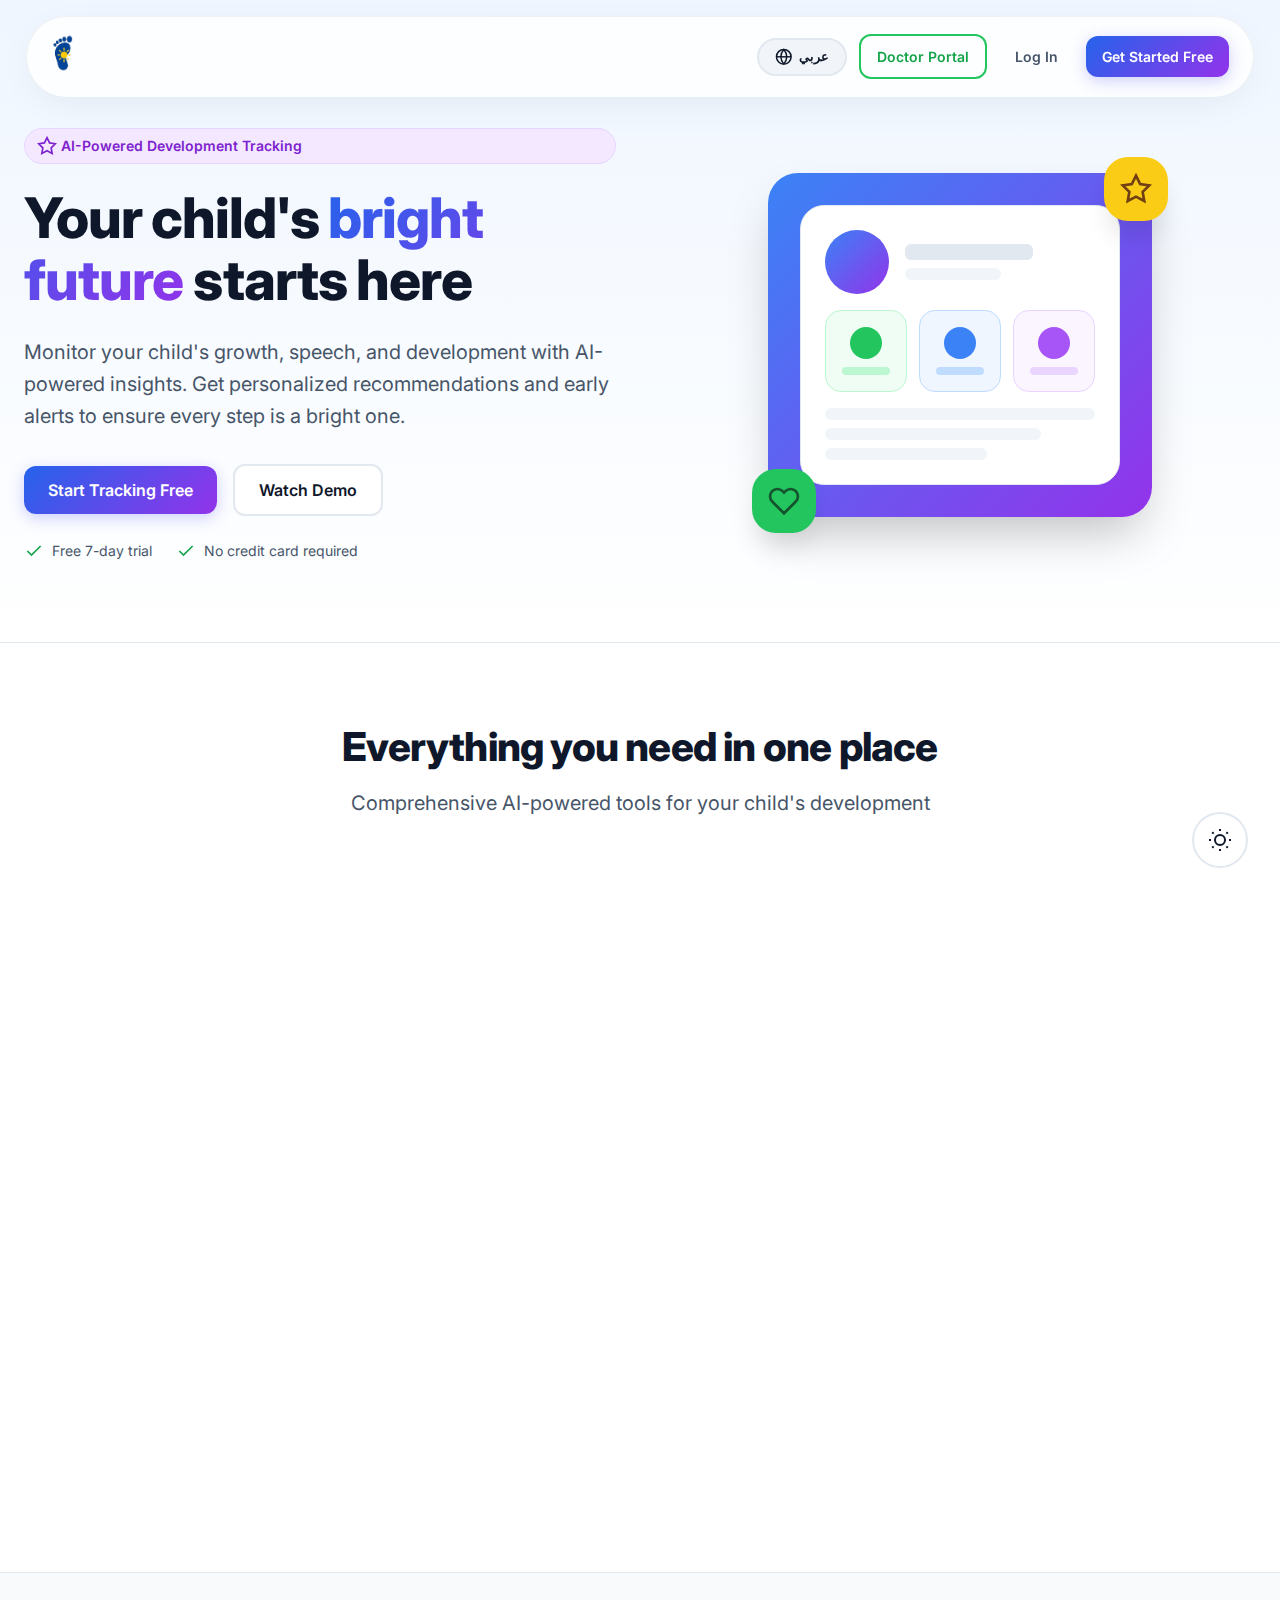
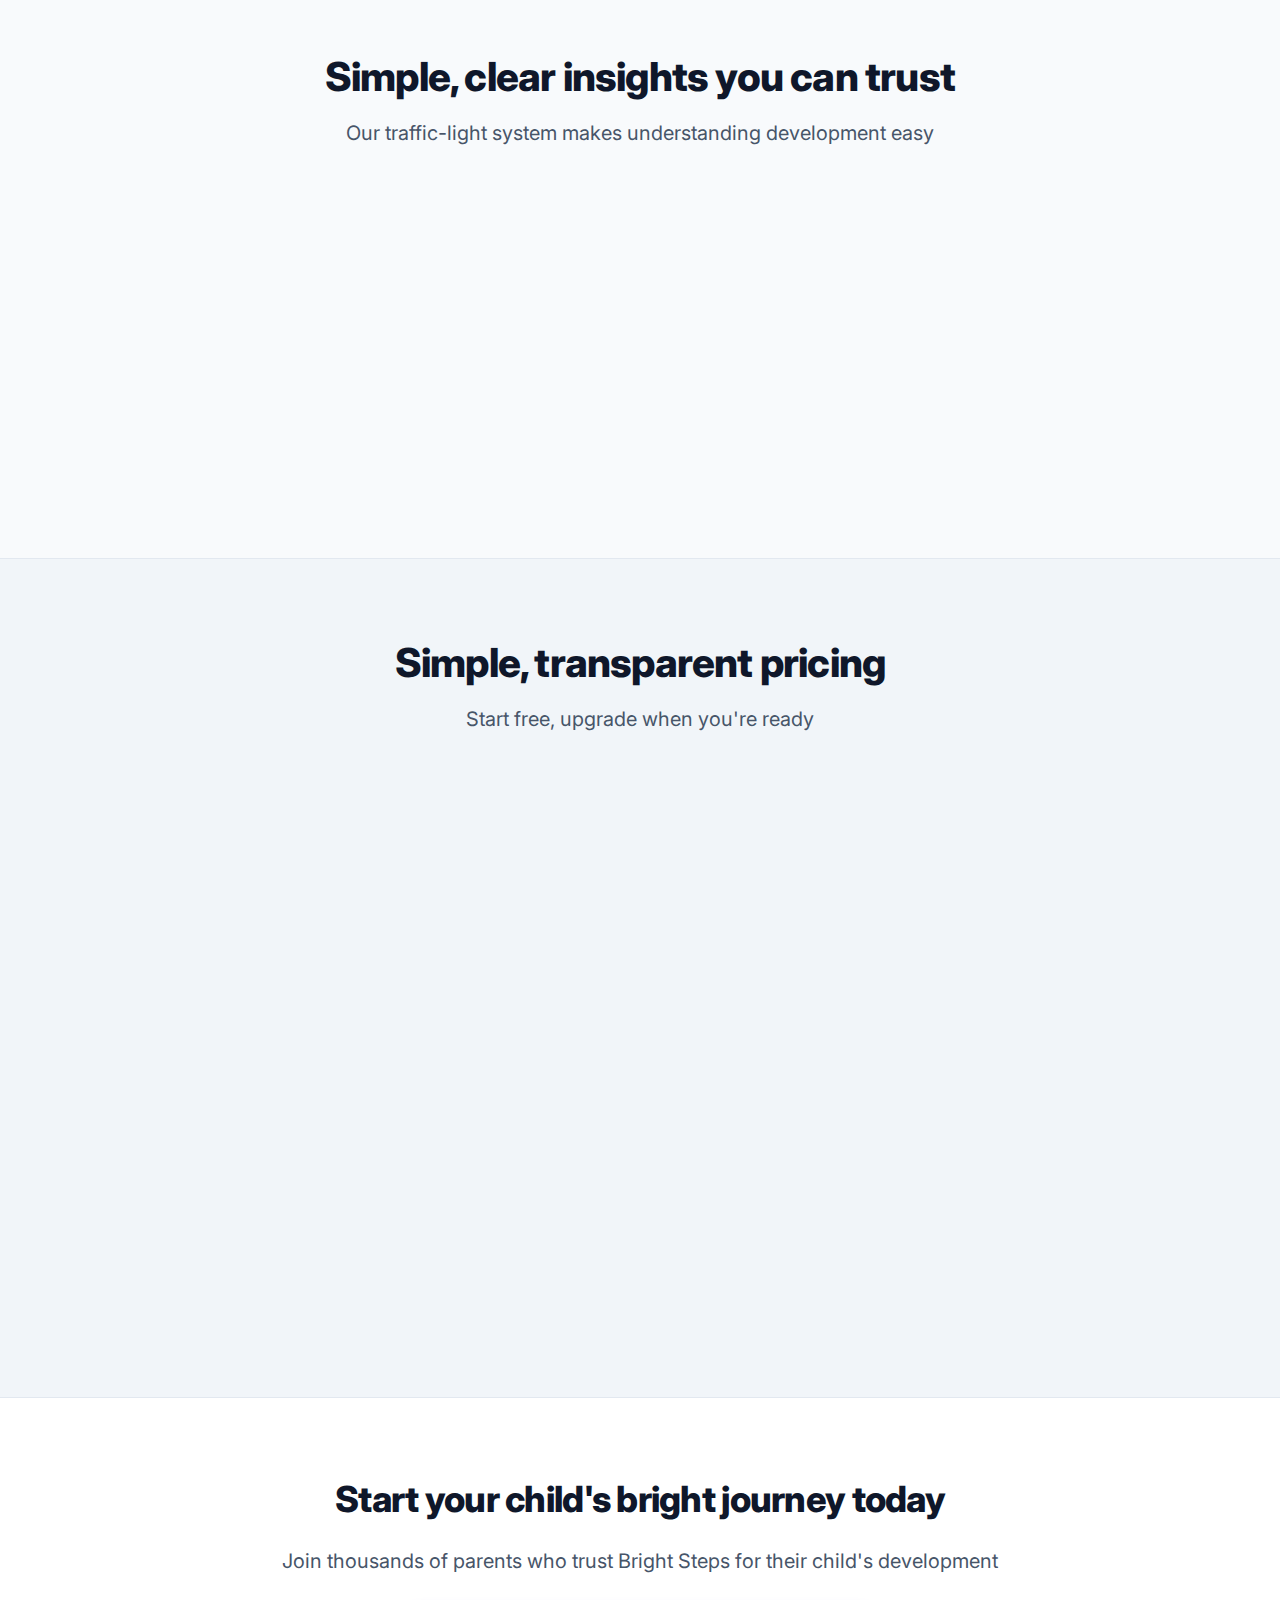
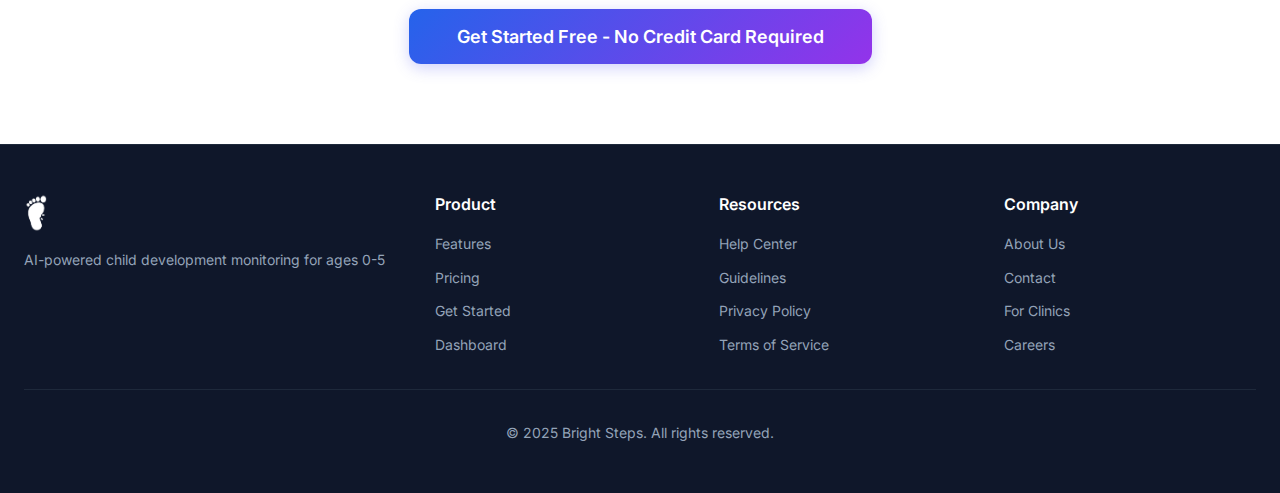
<file: index.html>
<!DOCTYPE html>
<html lang="en">

<head>
    <meta charset="UTF-8">
    <meta name="viewport" content="width=device-width, initial-scale=1.0">
    <title>Bright Steps - AI-Powered Child Development Monitoring</title>
    <meta name="description"
        content="Monitor your child's growth, speech, and development with AI-powered insights. Get personalized recommendations and early alerts.">
    <link rel="icon" type="image/png" href="assets/logo.png">
    <link rel="preconnect" href="https://fonts.googleapis.com">
    <link rel="preconnect" href="https://fonts.gstatic.com" crossorigin>
    <link rel="stylesheet" href="styles/globals.css">
    <link rel="stylesheet" href="styles/landing.css">
</head>

<body>
    <!-- Header -->
    <header class="header">
        <div class="header-container">
            <div class="header-logo">
                <a href="index.html">
                    <img src="assets/logo.png" alt="Bright Steps Logo">
                </a>
            </div>
            <div class="header-actions">
                <button class="language-toggle" onclick="toggleLanguage()" aria-label="Toggle language">
                    <svg viewBox="0 0 24 24" fill="none" stroke="currentColor" stroke-width="2">
                        <circle cx="12" cy="12" r="10" />
                        <line x1="2" y1="12" x2="22" y2="12" />
                        <path
                            d="M12 2a15.3 15.3 0 0 1 4 10 15.3 15.3 0 0 1-4 10 15.3 15.3 0 0 1-4-10 15.3 15.3 0 0 1 4-10z" />
                    </svg>
                    عربي
                </button>
                <button class="btn btn-outline-secondary" onclick="navigateTo('doctor-login')">Doctor Portal</button>
                <button class="btn btn-ghost" onclick="navigateTo('login')">Log In</button>
                <button class="btn btn-gradient" onclick="navigateTo('signup')">Get Started Free</button>
            </div>
            <!-- Hamburger Button (Mobile) -->
            <button class="hamburger-btn" id="hamburger-btn" onclick="toggleMobileMenu()" aria-label="Open menu">
                <span></span><span></span><span></span>
            </button>
        </div>
    </header>

    <!-- Mobile Menu Drawer -->
    <div class="mobile-menu-overlay" id="mobile-menu-overlay" onclick="toggleMobileMenu()"></div>
    <nav class="mobile-menu" id="mobile-menu">
        <div class="mobile-menu-header">
            <img src="assets/logo.png" alt="Bright Steps">
            <button class="mobile-menu-close" onclick="toggleMobileMenu()" aria-label="Close menu">✕</button>
        </div>
        <div class="mobile-menu-body">
            <button class="mobile-nav-item" onclick="toggleLanguage(); toggleMobileMenu();">
                <svg viewBox="0 0 24 24">
                    <circle cx="12" cy="12" r="10" />
                    <line x1="2" y1="12" x2="22" y2="12" />
                    <path
                        d="M12 2a15.3 15.3 0 0 1 4 10 15.3 15.3 0 0 1-4 10 15.3 15.3 0 0 1-4-10 15.3 15.3 0 0 1 4-10z" />
                </svg>
                عربي / English
            </button>
            <div class="mobile-nav-divider"></div>
            <button class="mobile-nav-item" onclick="navigateTo('doctor-login')">
                <svg viewBox="0 0 24 24">
                    <path d="M20 21v-2a4 4 0 0 0-4-4H8a4 4 0 0 0-4 4v2" />
                    <circle cx="12" cy="7" r="4" />
                </svg>
                Doctor Portal
            </button>
            <button class="mobile-nav-item" onclick="navigateTo('login')">
                <svg viewBox="0 0 24 24">
                    <path d="M15 3h4a2 2 0 0 1 2 2v14a2 2 0 0 1-2 2h-4m-5-4l5-5-5-5m5 5H3" />
                </svg>
                Log In
            </button>
            <button class="mobile-nav-item btn-gradient" onclick="navigateTo('signup')">
                <svg viewBox="0 0 24 24" stroke="white">
                    <path d="M22 11.08V12a10 10 0 1 1-5.93-9.14" />
                    <polyline points="22 4 12 14.01 9 11.01" />
                </svg>
                Get Started Free
            </button>
        </div>
    </nav>

    <!-- Hero Section -->
    <section class="hero-section">
        <div class="hero-container">
            <div class="hero-content">
                <div class="hero-text">
                    <span class="badge badge-purple">
                        <svg class="icon-sm" viewBox="0 0 24 24" fill="none" stroke="currentColor" stroke-width="2">
                            <path
                                d="M12 2l3.09 6.26L22 9.27l-5 4.87 1.18 6.88L12 17.77l-6.18 3.25L7 14.14 2 9.27l6.91-1.01L12 2z" />
                        </svg>
                        AI-Powered Development Tracking
                    </span>
                    <h1 class="hero-title">Your child's <span>bright future</span> starts here</h1>
                    <p class="hero-description">
                        Monitor your child's growth, speech, and development with AI-powered insights. Get personalized
                        recommendations and early alerts to ensure every step is a bright one.
                    </p>
                    <div class="hero-buttons">
                        <button class="btn btn-gradient btn-lg" onclick="navigateTo('signup')">Start Tracking
                            Free</button>
                        <button class="btn btn-outline btn-lg" onclick="navigateTo('demo')">Watch Demo</button>
                    </div>
                    <div class="hero-features">
                        <div class="feature-check">
                            <svg class="icon-sm" viewBox="0 0 24 24" fill="none" stroke="currentColor" stroke-width="2">
                                <path d="M20 6L9 17l-5-5" />
                            </svg>
                            <span>Free 7-day trial</span>
                        </div>
                        <div class="feature-check">
                            <svg class="icon-sm" viewBox="0 0 24 24" fill="none" stroke="currentColor" stroke-width="2">
                                <path d="M20 6L9 17l-5-5" />
                            </svg>
                            <span>No credit card required</span>
                        </div>
                    </div>
                </div>
                <div class="hero-visual">
                    <div class="hero-card-wrapper">
                        <div class="hero-card">
                            <div class="card-profile">
                                <div class="profile-avatar"></div>
                                <div class="profile-info">
                                    <div class="profile-bar bar-long"></div>
                                    <div class="profile-bar bar-short"></div>
                                </div>
                            </div>
                            <div class="card-stats">
                                <div class="stat-item stat-green">
                                    <div class="stat-circle"></div>
                                    <div class="stat-bar"></div>
                                </div>
                                <div class="stat-item stat-blue">
                                    <div class="stat-circle"></div>
                                    <div class="stat-bar"></div>
                                </div>
                                <div class="stat-item stat-purple">
                                    <div class="stat-circle"></div>
                                    <div class="stat-bar"></div>
                                </div>
                            </div>
                            <div class="card-lines">
                                <div class="line line-full"></div>
                                <div class="line line-long"></div>
                                <div class="line line-medium"></div>
                            </div>
                        </div>
                        <div class="floating-badge badge-yellow">
                            <svg viewBox="0 0 24 24" fill="none" stroke="currentColor" stroke-width="2">
                                <path
                                    d="M12 2l3.09 6.26L22 9.27l-5 4.87 1.18 6.88L12 17.77l-6.18 3.25L7 14.14 2 9.27l6.91-1.01L12 2z" />
                            </svg>
                        </div>
                        <div class="floating-badge badge-green">
                            <svg viewBox="0 0 24 24" fill="none" stroke="currentColor" stroke-width="2">
                                <path
                                    d="M20.84 4.61a5.5 5.5 0 0 0-7.78 0L12 5.67l-1.06-1.06a5.5 5.5 0 0 0-7.78 7.78l1.06 1.06L12 21.23l7.78-7.78 1.06-1.06a5.5 5.5 0 0 0 0-7.78z" />
                            </svg>
                        </div>
                    </div>
                </div>
            </div>
        </div>
    </section>

    <!-- Features Section -->
    <section class="features-section">
        <div class="container">
            <div class="section-header">
                <h2 class="section-title">Everything you need in one place</h2>
                <p class="section-subtitle">Comprehensive AI-powered tools for your child's development</p>
            </div>
            <div class="features-grid">
                <div class="feature-card card-blue">
                    <div class="feature-icon icon-blue">
                        <svg viewBox="0 0 24 24" fill="none" stroke="currentColor" stroke-width="2">
                            <path d="M22 12h-4l-3 9L9 3l-3 9H2" />
                        </svg>
                    </div>
                    <h3 class="feature-title">Growth Tracking</h3>
                    <p class="feature-description">Monitor height, weight, and head circumference against WHO standards
                        with AI-powered analytics and early alerts.</p>
                    <span class="feature-badge badge-blue">Always Free</span>
                </div>

                <div class="feature-card card-purple">
                    <div class="feature-icon icon-purple">
                        <svg viewBox="0 0 24 24" fill="none" stroke="currentColor" stroke-width="2">
                            <path
                                d="M12 2a10 10 0 0 1 10 10v1a3.5 3.5 0 0 1-6.39 1.97M2 12C2 6.48 6.48 2 12 2m0 18a10 10 0 0 1-10-10v-1a3.5 3.5 0 0 1 6.39-1.97M22 12c0 5.52-4.48 10-10 10" />
                        </svg>
                    </div>
                    <h3 class="feature-title">Speech Analysis</h3>
                    <p class="feature-description">Upload voice recordings and get AI-driven evaluation of vocabulary,
                        pronunciation, and grammar development.</p>
                    <span class="feature-badge badge-purple">Premium</span>
                </div>

                <div class="feature-card card-green">
                    <div class="feature-icon icon-green">
                        <svg viewBox="0 0 24 24" fill="none" stroke="currentColor" stroke-width="2">
                            <circle cx="12" cy="12" r="10" />
                            <circle cx="12" cy="12" r="6" />
                            <circle cx="12" cy="12" r="2" />
                        </svg>
                    </div>
                    <h3 class="feature-title">Motor Skills</h3>
                    <p class="feature-description">AI analyzes activity videos to detect motor delays and provides
                        personalized exercises for improvement.</p>
                    <span class="feature-badge badge-green">Premium</span>
                </div>

                <div class="feature-card card-orange">
                    <div class="feature-icon icon-orange">
                        <svg viewBox="0 0 24 24" fill="none" stroke="currentColor" stroke-width="2">
                            <path
                                d="M12 2l3.09 6.26L22 9.27l-5 4.87 1.18 6.88L12 17.77l-6.18 3.25L7 14.14 2 9.27l6.91-1.01L12 2z" />
                        </svg>
                    </div>
                    <h3 class="feature-title">Smart Recommendations</h3>
                    <p class="feature-description">Get personalized daily and weekly activities, exercises, and
                        milestone checklists tailored to your child's age.</p>
                    <span class="feature-badge badge-orange">Premium</span>
                </div>

                <div class="feature-card card-pink">
                    <div class="feature-icon icon-pink">
                        <svg viewBox="0 0 24 24" fill="none" stroke="currentColor" stroke-width="2">
                            <rect x="3" y="4" width="18" height="18" rx="2" ry="2" />
                            <line x1="16" y1="2" x2="16" y2="6" />
                            <line x1="8" y1="2" x2="8" y2="6" />
                            <line x1="3" y1="10" x2="21" y2="10" />
                        </svg>
                    </div>
                    <h3 class="feature-title">Clinic Booking</h3>
                    <p class="feature-description">Book appointments with pediatricians and therapists directly. Share
                        progress reports with healthcare providers.</p>
                    <span class="feature-badge badge-pink">Premium</span>
                </div>

                <div class="feature-card card-cyan">
                    <div class="feature-icon icon-cyan">
                        <svg viewBox="0 0 24 24" fill="none" stroke="currentColor" stroke-width="2">
                            <path d="M12 22s8-4 8-10V5l-8-3-8 3v7c0 6 8 10 8 10z" />
                        </svg>
                    </div>
                    <h3 class="feature-title">Secure & Private</h3>
                    <p class="feature-description">Your child's data is encrypted and securely stored. You have complete
                        control over data sharing.</p>
                    <span class="feature-badge badge-cyan">All Plans</span>
                </div>
            </div>
        </div>
    </section>

    <!-- Traffic Light System -->
    <section class="traffic-section">
        <div class="container">
            <div class="section-header">
                <h2 class="section-title">Simple, clear insights you can trust</h2>
                <p class="section-subtitle">Our traffic-light system makes understanding development easy</p>
            </div>
            <div class="traffic-grid">
                <div class="traffic-card card-green-border">
                    <div class="traffic-icon icon-green-bg">
                        <svg viewBox="0 0 24 24" fill="none" stroke="currentColor" stroke-width="2.5">
                            <path d="M20 6L9 17l-5-5" />
                        </svg>
                    </div>
                    <h3 class="traffic-title">Green - On Track</h3>
                    <p class="traffic-description">Your child is meeting age-appropriate milestones. Keep up the great
                        work!</p>
                </div>

                <div class="traffic-card card-yellow-border">
                    <div class="traffic-icon icon-yellow-bg">
                        <svg viewBox="0 0 24 24" fill="none" stroke="currentColor" stroke-width="2">
                            <circle cx="12" cy="12" r="10" />
                            <circle cx="12" cy="12" r="6" />
                            <circle cx="12" cy="12" r="2" />
                        </svg>
                    </div>
                    <h3 class="traffic-title">Yellow - Needs Attention</h3>
                    <p class="traffic-description">Some areas need monitoring. We'll provide exercises and activities to
                        help.</p>
                </div>

                <div class="traffic-card card-red-border">
                    <div class="traffic-icon icon-red-bg">
                        <svg viewBox="0 0 24 24" fill="none" stroke="currentColor" stroke-width="2">
                            <path
                                d="M20.84 4.61a5.5 5.5 0 0 0-7.78 0L12 5.67l-1.06-1.06a5.5 5.5 0 0 0-7.78 7.78l1.06 1.06L12 21.23l7.78-7.78 1.06-1.06a5.5 5.5 0 0 0 0-7.78z" />
                        </svg>
                    </div>
                    <h3 class="traffic-title">Red - Seek Help</h3>
                    <p class="traffic-description">We recommend consulting a healthcare professional. We'll help you
                        book an appointment.</p>
                </div>
            </div>
        </div>
    </section>

    <!-- Pricing Section -->
    <section class="pricing-section">
        <div class="container">
            <div class="section-header">
                <h2 class="section-title">Simple, transparent pricing</h2>
                <p class="section-subtitle">Start free, upgrade when you're ready</p>
            </div>
            <div class="pricing-grid">
                <div class="pricing-card card-free">
                    <h3 class="pricing-plan-title">Free Forever</h3>
                    <p class="pricing-plan-subtitle">Essential tracking for every parent</p>
                    <div class="pricing-amount">$0</div>
                    <button class="btn btn-outline btn-lg btn-full" onclick="navigateTo('signup')">Get Started
                        Free</button>
                    <div class="pricing-features">
                        <div class="pricing-feature">
                            <svg class="icon-sm" viewBox="0 0 24 24" fill="none" stroke="currentColor" stroke-width="2">
                                <path d="M20 6L9 17l-5-5" />
                            </svg>
                            <span>Growth tracking & WHO comparisons</span>
                        </div>
                        <div class="pricing-feature">
                            <svg class="icon-sm" viewBox="0 0 24 24" fill="none" stroke="currentColor" stroke-width="2">
                                <path d="M20 6L9 17l-5-5" />
                            </svg>
                            <span>Basic milestone checklists</span>
                        </div>
                        <div class="pricing-feature">
                            <svg class="icon-sm" viewBox="0 0 24 24" fill="none" stroke="currentColor" stroke-width="2">
                                <path d="M20 6L9 17l-5-5" />
                            </svg>
                            <span>Traffic-light alerts</span>
                        </div>
                        <div class="pricing-feature">
                            <svg class="icon-sm" viewBox="0 0 24 24" fill="none" stroke="currentColor" stroke-width="2">
                                <path d="M20 6L9 17l-5-5" />
                            </svg>
                            <span>Gamification & badges</span>
                        </div>
                    </div>
                </div>

                <div class="pricing-card card-premium">
                    <div class="popular-badge">Most Popular</div>
                    <h3 class="pricing-plan-title text-white">Premium</h3>
                    <p class="pricing-plan-subtitle text-light">Complete AI-powered monitoring</p>
                    <div class="pricing-amount text-white">
                        $9.99<span class="pricing-period">/month</span>
                    </div>
                    <button class="btn btn-white btn-lg btn-full" onclick="navigateTo('signup')">Start 7-Day Free
                        Trial</button>
                    <div class="pricing-features">
                        <div class="pricing-feature text-white">
                            <svg class="icon-sm" viewBox="0 0 24 24" fill="none" stroke="currentColor" stroke-width="2">
                                <path d="M20 6L9 17l-5-5" />
                            </svg>
                            <span>Everything in Free, plus:</span>
                        </div>
                        <div class="pricing-feature text-white">
                            <svg class="icon-sm" viewBox="0 0 24 24" fill="none" stroke="currentColor" stroke-width="2">
                                <path d="M20 6L9 17l-5-5" />
                            </svg>
                            <span>AI speech & language analysis</span>
                        </div>
                        <div class="pricing-feature text-white">
                            <svg class="icon-sm" viewBox="0 0 24 24" fill="none" stroke="currentColor" stroke-width="2">
                                <path d="M20 6L9 17l-5-5" />
                            </svg>
                            <span>Motor skills video assessment</span>
                        </div>
                        <div class="pricing-feature text-white">
                            <svg class="icon-sm" viewBox="0 0 24 24" fill="none" stroke="currentColor" stroke-width="2">
                                <path d="M20 6L9 17l-5-5" />
                            </svg>
                            <span>Personalized recommendations</span>
                        </div>
                        <div class="pricing-feature text-white">
                            <svg class="icon-sm" viewBox="0 0 24 24" fill="none" stroke="currentColor" stroke-width="2">
                                <path d="M20 6L9 17l-5-5" />
                            </svg>
                            <span>Doctor-ready PDF reports</span>
                        </div>
                        <div class="pricing-feature text-white">
                            <svg class="icon-sm" viewBox="0 0 24 24" fill="none" stroke="currentColor" stroke-width="2">
                                <path d="M20 6L9 17l-5-5" />
                            </svg>
                            <span>Clinic booking integration</span>
                        </div>
                    </div>
                </div>
            </div>
        </div>
    </section>

    <!-- CTA Section -->
    <section class="cta-section">
        <div class="cta-container">
            <h2 class="cta-title">Start your child's bright journey today</h2>
            <p class="cta-subtitle">Join thousands of parents who trust Bright Steps for their child's development</p>
            <button class="btn btn-gradient btn-lg btn-xl" onclick="navigateTo('signup')">Get Started Free - No Credit
                Card Required</button>
        </div>
    </section>

    <!-- Footer -->
    <footer class="footer">
        <div class="footer-container">
            <div class="footer-grid">
                <div class="footer-column">
                    <div class="footer-logo">
                        <img src="assets/logo.png" alt="Bright Steps Logo">
                    </div>
                    <p class="footer-text">AI-powered child development monitoring for ages 0-5</p>
                </div>
                <div class="footer-column">
                    <h4 class="footer-heading">Product</h4>
                    <ul class="footer-links">
                        <li><a href="features.html">Features</a></li>
                        <li><a href="pricing.html">Pricing</a></li>
                        <li><a href="signup.html">Get Started</a></li>
                        <li><a href="dashboard.html">Dashboard</a></li>
                    </ul>
                </div>
                <div class="footer-column">
                    <h4 class="footer-heading">Resources</h4>
                    <ul class="footer-links">
                        <li><a href="help.html">Help Center</a></li>
                        <li><a href="help.html">Guidelines</a></li>
                        <li><a href="privacy.html">Privacy Policy</a></li>
                        <li><a href="terms.html">Terms of Service</a></li>
                    </ul>
                </div>
                <div class="footer-column">
                    <h4 class="footer-heading">Company</h4>
                    <ul class="footer-links">
                        <li><a href="about.html">About Us</a></li>
                        <li><a href="contact.html">Contact</a></li>
                        <li><a href="contact.html">For Clinics</a></li>
                        <li><a href="about.html">Careers</a></li>
                    </ul>
                </div>
            </div>
            <div class="footer-bottom">
                © 2025 Bright Steps. All rights reserved.
            </div>
        </div>
    </footer>



    <!-- Floating Theme Toggle -->
    <button class="theme-toggle" onclick="toggleTheme()" aria-label="Toggle dark mode">
        <svg class="sun-icon" viewBox="0 0 24 24" fill="none" stroke="currentColor" stroke-width="2">
            <circle cx="12" cy="12" r="5" />
            <path
                d="M12 1v2M12 21v2M4.22 4.22l1.42 1.42M18.36 18.36l1.42 1.42M1 12h2M21 12h2M4.22 19.78l1.42-1.42M18.36 5.64l1.42-1.42" />
        </svg>
        <svg class="moon-icon" viewBox="0 0 24 24" fill="none" stroke="currentColor" stroke-width="2">
            <path d="M21 12.79A9 9 0 1 1 11.21 3 7 7 0 0 0 21 12.79z" />
        </svg>
    </button>

    <script src="scripts/language-toggle.js"></script>
    <script src="scripts/theme-toggle.js"></script>
    <script src="scripts/navigation.js"></script>
    <script src="scripts/mobile-menu.js"></script>
    <script src="scripts/landing.js"></script>
</body>

</html>
</file>
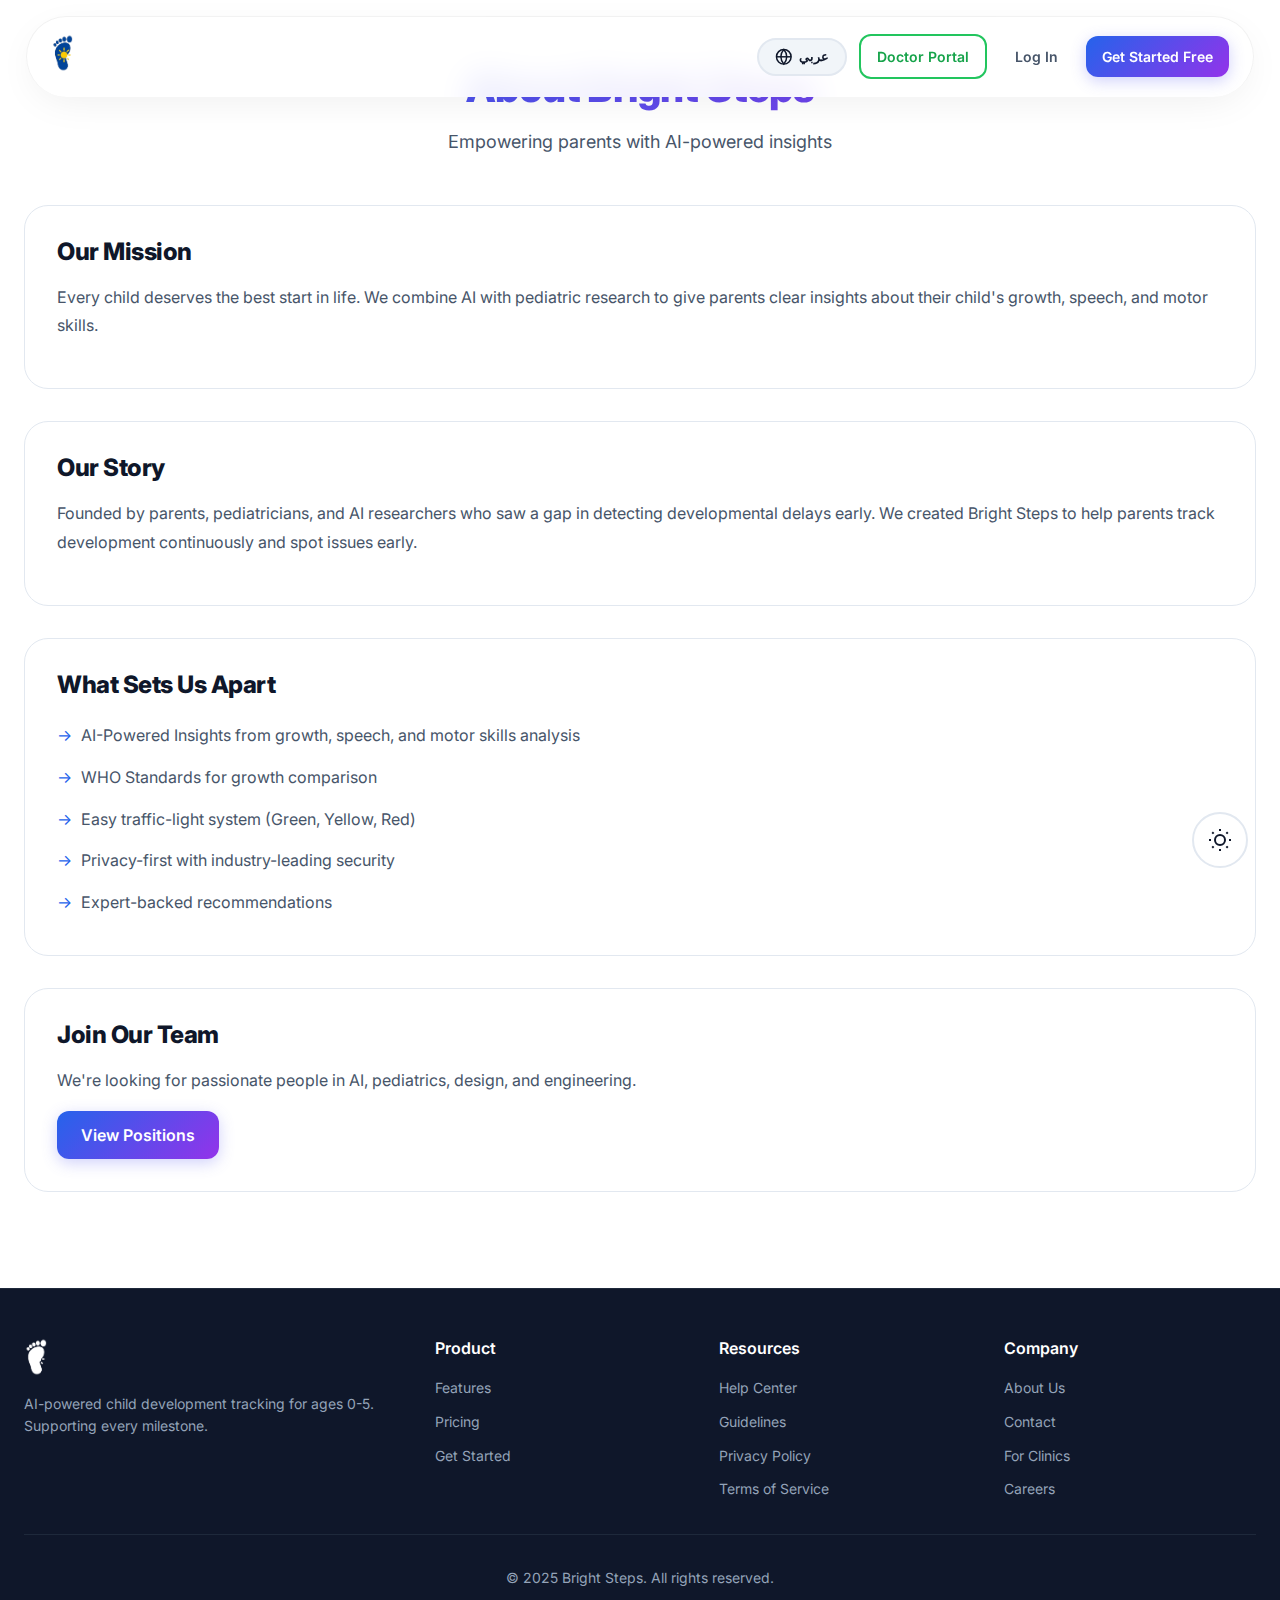
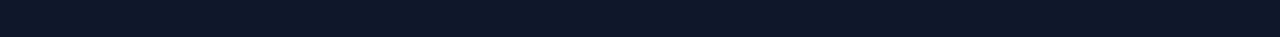
<file: about.html>
<!DOCTYPE html>
<html lang="en">

<head>
    <meta charset="UTF-8">
    <meta name="viewport" content="width=device-width, initial-scale=1.0">
    <title>About Us - Bright Steps</title>
    <meta name="description" content="Learn about Bright Steps child development platform.">
    <link rel="icon" type="image/png" href="assets/logo.png">
    <link rel="stylesheet" href="styles/globals.css">
    <link rel="stylesheet" href="styles/landing.css">
</head>

<body>
    <header class="header">
        <div class="header-container">
            <div class="header-logo">
                <a href="index.html">
                    <img src="assets/logo.png" alt="Bright Steps Logo">
                </a>
            </div>
            <div class="header-actions">
                <button class="language-toggle" onclick="toggleLanguage()" aria-label="Toggle language">
                    <svg viewBox="0 0 24 24" fill="none" stroke="currentColor" stroke-width="2">
                        <circle cx="12" cy="12" r="10" />
                        <line x1="2" y1="12" x2="22" y2="12" />
                        <path
                            d="M12 2a15.3 15.3 0 0 1 4 10 15.3 15.3 0 0 1-4 10 15.3 15.3 0 0 1-4-10 15.3 15.3 0 0 1 4-10z" />
                    </svg>
                    عربي
                </button>
                <button class="btn btn-outline-secondary" onclick="navigateTo('doctor-login')">Doctor Portal</button>
                <button class="btn btn-ghost" onclick="navigateTo('login')">Log In</button>
                <button class="btn btn-gradient" onclick="navigateTo('signup')">Get Started Free</button>
            </div>
            <button class="hamburger-btn" id="hamburger-btn" onclick="toggleMobileMenu()" aria-label="Open menu">
                <span></span><span></span><span></span>
            </button>
        </div>
    </header>

    <div class="mobile-menu-overlay" id="mobile-menu-overlay" onclick="toggleMobileMenu()"></div>
    <nav class="mobile-menu" id="mobile-menu">
        <div class="mobile-menu-header">
            <img src="assets/logo.png" alt="Bright Steps">
            <button class="mobile-menu-close" onclick="toggleMobileMenu()">✕</button>
        </div>
        <div class="mobile-menu-body">
            <button class="mobile-nav-item" onclick="toggleLanguage(); toggleMobileMenu();">
                <svg viewBox="0 0 24 24">
                    <circle cx="12" cy="12" r="10" />
                    <line x1="2" y1="12" x2="22" y2="12" />
                    <path
                        d="M12 2a15.3 15.3 0 0 1 4 10 15.3 15.3 0 0 1-4 10 15.3 15.3 0 0 1-4-10 15.3 15.3 0 0 1 4-10z" />
                </svg>
                عربي / English
            </button>
            <div class="mobile-nav-divider"></div>
            <button class="mobile-nav-item" onclick="navigateTo('doctor-login')">
                <svg viewBox="0 0 24 24">
                    <path d="M20 21v-2a4 4 0 0 0-4-4H8a4 4 0 0 0-4 4v2" />
                    <circle cx="12" cy="7" r="4" />
                </svg>
                Doctor Portal
            </button>
            <button class="mobile-nav-item" onclick="navigateTo('login')">
                <svg viewBox="0 0 24 24">
                    <path d="M15 3h4a2 2 0 0 1 2 2v14a2 2 0 0 1-2 2h-4m-5-4l5-5-5-5m5 5H3" />
                </svg>
                Log In
            </button>
            <button class="mobile-nav-item btn-gradient" onclick="navigateTo('signup')">
                <svg viewBox="0 0 24 24" stroke="white">
                    <path d="M22 11.08V12a10 10 0 1 1-5.93-9.14" />
                    <polyline points="22 4 12 14.01 9 11.01" />
                </svg>
                Get Started Free
            </button>
        </div>
    </nav>

    <main class="page-content">
        <div class="container">
            <div class="page-header">
                <h1 class="page-title">About Bright Steps</h1>
                <p class="page-subtitle">Empowering parents with AI-powered insights</p>
            </div>

            <div class="content-section">
                <h2>Our Mission</h2>
                <p>Every child deserves the best start in life. We combine AI with pediatric research to give parents
                    clear insights about their child's growth, speech, and motor skills.</p>
            </div>

            <div class="content-section">
                <h2>Our Story</h2>
                <p>Founded by parents, pediatricians, and AI researchers who saw a gap in detecting developmental delays
                    early. We created Bright Steps to help parents track development continuously and spot issues early.
                </p>
            </div>

            <div class="content-section">
                <h2>What Sets Us Apart</h2>
                <ul>
                    <li>AI-Powered Insights from growth, speech, and motor skills analysis</li>
                    <li>WHO Standards for growth comparison</li>
                    <li>Easy traffic-light system (Green, Yellow, Red)</li>
                    <li>Privacy-first with industry-leading security</li>
                    <li>Expert-backed recommendations</li>
                </ul>
            </div>

            <div class="content-section">
                <h2>Join Our Team</h2>
                <p>We're looking for passionate people in AI, pediatrics, design, and engineering.</p>
                <button class="btn btn-gradient btn-lg" onclick="navigateTo('contact')">View Positions</button>
            </div>
        </div>
    </main>

    <footer class="footer">
        <div class="footer-container">
            <div class="footer-grid">
                <div class="footer-column">
                    <div class="footer-logo">
                        <img src="assets/logo.png" alt="Bright Steps">
                    </div>
                    <p class="footer-text">AI-powered child development tracking for ages 0-5. Supporting every
                        milestone.</p>
                </div>
                <div class="footer-column">
                    <h4 class="footer-heading">Product</h4>
                    <ul class="footer-links">
                        <li><a href="features.html">Features</a></li>
                        <li><a href="pricing.html">Pricing</a></li>
                        <li><a href="signup.html">Get Started</a></li>
                    </ul>
                </div>
                <div class="footer-column">
                    <h4 class="footer-heading">Resources</h4>
                    <ul class="footer-links">
                        <li><a href="help.html">Help Center</a></li>
                        <li><a href="help.html">Guidelines</a></li>
                        <li><a href="privacy.html">Privacy Policy</a></li>
                        <li><a href="terms.html">Terms of Service</a></li>
                    </ul>
                </div>
                <div class="footer-column">
                    <h4 class="footer-heading">Company</h4>
                    <ul class="footer-links">
                        <li><a href="about.html">About Us</a></li>
                        <li><a href="contact.html">Contact</a></li>
                        <li><a href="doctor-login.html">For Clinics</a></li>
                        <li><a href="about.html">Careers</a></li>
                    </ul>
                </div>
            </div>
            <div class="footer-bottom">
                © 2025 Bright Steps. All rights reserved.
            </div>
        </div>
    </footer>



    <!-- Floating Theme Toggle -->
    <button class="theme-toggle" onclick="toggleTheme()" aria-label="Toggle dark mode">
        <svg class="sun-icon" viewBox="0 0 24 24" fill="none" stroke="currentColor" stroke-width="2">
            <circle cx="12" cy="12" r="5" />
            <path
                d="M12 1v2M12 21v2M4.22 4.22l1.42 1.42M18.36 18.36l1.42 1.42M1 12h2M21 12h2M4.22 19.78l1.42-1.42M18.36 5.64l1.42-1.42" />
        </svg>
        <svg class="moon-icon" viewBox="0 0 24 24" fill="none" stroke="currentColor" stroke-width="2">
            <path d="M21 12.79A9 9 0 1 1 11.21 3 7 7 0 0 0 21 12.79z" />
        </svg>
    </button>

    <script src="scripts/language-toggle.js"></script>
    <script src="scripts/theme-toggle.js"></script>
    <script src="scripts/navigation.js"></script>
    <script src="scripts/mobile-menu.js"></script>
</body>

</html>
</file>
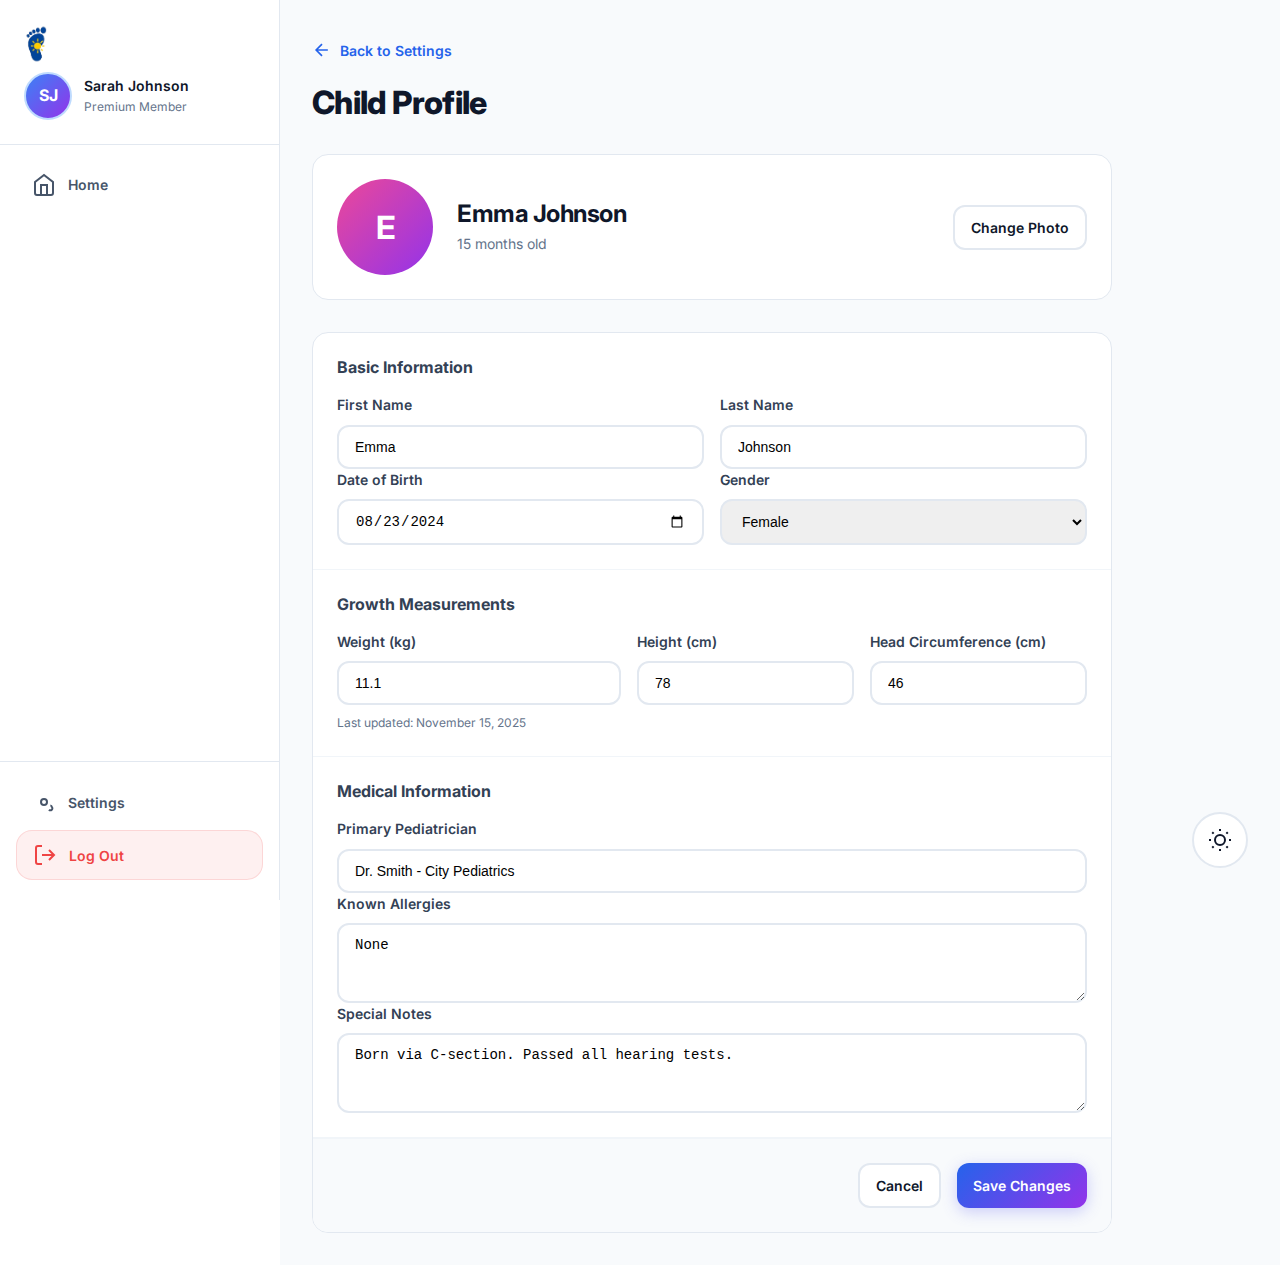
<file: child-profile.html>
<!DOCTYPE html>
<html lang="en">

<head>
    <meta charset="UTF-8">
    <meta name="viewport" content="width=device-width, initial-scale=1.0">
    <title>Child Profile - Bright Steps</title>
    <link rel="icon" type="image/png" href="assets/logo.png">
    <link rel="stylesheet" href="styles/globals.css">
    <link rel="stylesheet" href="styles/dashboard.css">
    <link rel="stylesheet" href="styles/settings.css">
    <link rel="stylesheet" href="styles/profile.css">
</head>

<body>
    <div class="dashboard-layout">
        <!-- Sidebar -->
        <aside class="dashboard-sidebar">
            <div class="sidebar-header">
                <a href="index.html" class="sidebar-logo">
                    <img src="assets/logo.png" alt="Bright Steps" style="height: 2.5rem; width: auto;">
                </a>
                <div class="user-profile" onclick="navigateTo('profile')" style="cursor: pointer;">
                    <div class="user-avatar">SJ</div>
                    <div class="user-info">
                        <div class="user-name">Sarah Johnson</div>
                        <div class="user-badge-text">Premium Member</div>
                    </div>
                </div>
            </div>

            <nav class="sidebar-nav">
                <button class="nav-item" onclick="navigateTo('dashboard')">
                    <svg class="nav-icon" viewBox="0 0 24 24" fill="none" stroke="currentColor" stroke-width="2">
                        <path d="M3 9l9-7 9 7v11a2 2 0 0 1-2 2H5a2 2 0 0 1-2-2z" />
                        <polyline points="9 22 9 12 15 12 15 22" />
                    </svg>
                    <span>Home</span>
                </button>
            </nav>

            <div class="sidebar-footer">
                <button class="nav-item" onclick="navigateTo('settings')">
                    <svg class="nav-icon" viewBox="0 0 24 24" fill="none" stroke="currentColor" stroke-width="2">
                        <circle cx="12" cy="12" r="3" />
                        <path d="M19.4 15a1.65 1.65 0 0 0 .33 1.82l.06.06a2 2 0 0 1 0 2.83 2 2 0 0 1-2.83 0" />
                    </svg>
                    <span>Settings</span>
                </button>
                <button class="nav-item nav-item-logout" onclick="navigateTo('index')">
                    <svg class="nav-icon" viewBox="0 0 24 24" fill="none" stroke="currentColor" stroke-width="2">
                        <path d="M9 21H5a2 2 0 0 1-2-2V5a2 2 0 0 1 2-2h4" />
                        <polyline points="16 17 21 12 16 7" />
                        <line x1="21" y1="12" x2="9" y2="12" />
                    </svg>
                    <span>Log Out</span>
                </button>
            </div>
        </aside>

        <!-- Main Content -->
        <main class="dashboard-main">
            <div class="dashboard-content">
                <div class="profile-header">
                    <button class="back-btn" onclick="navigateTo('settings')">
                        <svg viewBox="0 0 24 24" fill="none" stroke="currentColor" stroke-width="2">
                            <path d="M19 12H5M12 19l-7-7 7-7" />
                        </svg>
                        Back to Settings
                    </button>
                    <h1 class="dashboard-title">Child Profile</h1>
                </div>

                <div class="profile-content">
                    <!-- Child Picture Section -->
                    <div class="profile-picture-section child-section">
                        <div class="profile-picture-large child-avatar-large">E</div>
                        <div class="child-header-info">
                            <h2>Emma Johnson</h2>
                            <p>15 months old</p>
                        </div>
                        <button class="btn btn-outline">Change Photo</button>
                    </div>

                    <!-- Child Form -->
                    <form class="profile-form" id="child-profile-form">
                        <div class="form-section">
                            <h3 class="form-section-title">Basic Information</h3>
                            <div class="form-grid">
                                <div class="form-group">
                                    <label class="form-label" for="child-first-name">First Name</label>
                                    <input type="text" id="child-first-name" class="form-input" value="Emma">
                                </div>
                                <div class="form-group">
                                    <label class="form-label" for="child-last-name">Last Name</label>
                                    <input type="text" id="child-last-name" class="form-input" value="Johnson">
                                </div>
                            </div>
                            <div class="form-grid">
                                <div class="form-group">
                                    <label class="form-label" for="birth-date">Date of Birth</label>
                                    <input type="date" id="birth-date" class="form-input" value="2024-08-23">
                                </div>
                                <div class="form-group">
                                    <label class="form-label" for="gender">Gender</label>
                                    <select id="gender" class="form-input">
                                        <option value="female" selected>Female</option>
                                        <option value="male">Male</option>
                                        <option value="other">Other</option>
                                    </select>
                                </div>
                            </div>
                        </div>

                        <div class="form-section">
                            <h3 class="form-section-title">Growth Measurements</h3>
                            <div class="form-grid form-grid-3">
                                <div class="form-group">
                                    <label class="form-label" for="weight">Weight (kg)</label>
                                    <input type="number" step="0.1" id="weight" class="form-input" value="11.1">
                                </div>
                                <div class="form-group">
                                    <label class="form-label" for="height">Height (cm)</label>
                                    <input type="number" step="0.1" id="height" class="form-input" value="78">
                                </div>
                                <div class="form-group">
                                    <label class="form-label" for="head">Head Circumference (cm)</label>
                                    <input type="number" step="0.1" id="head" class="form-input" value="46">
                                </div>
                            </div>
                            <p class="form-hint">Last updated: November 15, 2025</p>
                        </div>

                        <div class="form-section">
                            <h3 class="form-section-title">Medical Information</h3>
                            <div class="form-group">
                                <label class="form-label" for="pediatrician">Primary Pediatrician</label>
                                <input type="text" id="pediatrician" class="form-input"
                                    value="Dr. Smith - City Pediatrics">
                            </div>
                            <div class="form-group">
                                <label class="form-label" for="allergies">Known Allergies</label>
                                <textarea id="allergies" class="form-input form-textarea"
                                    placeholder="List any known allergies...">None</textarea>
                            </div>
                            <div class="form-group">
                                <label class="form-label" for="notes">Special Notes</label>
                                <textarea id="notes" class="form-input form-textarea"
                                    placeholder="Any additional notes...">Born via C-section. Passed all hearing tests.</textarea>
                            </div>
                        </div>

                        <div class="form-actions">
                            <button type="button" class="btn btn-outline"
                                onclick="navigateTo('settings')">Cancel</button>
                            <button type="submit" class="btn btn-gradient">Save Changes</button>
                        </div>
                    </form>
                </div>
            </div>
        </main>
    </div>

    <!-- Floating Theme Toggle -->
    <button class="theme-toggle" onclick="toggleTheme()" aria-label="Toggle dark mode">
        <svg class="sun-icon" viewBox="0 0 24 24" fill="none" stroke="currentColor" stroke-width="2">
            <circle cx="12" cy="12" r="5" />
            <path
                d="M12 1v2M12 21v2M4.22 4.22l1.42 1.42M18.36 18.36l1.42 1.42M1 12h2M21 12h2M4.22 19.78l1.42-1.42M18.36 5.64l1.42-1.42" />
        </svg>
        <svg class="moon-icon" viewBox="0 0 24 24" fill="none" stroke="currentColor" stroke-width="2">
            <path d="M21 12.79A9 9 0 1 1 11.21 3 7 7 0 0 0 21 12.79z" />
        </svg>
    </button>

    <script src="scripts/theme-toggle.js"></script>
    <script src="scripts/navigation.js"></script>
    <script>
        document.getElementById('child-profile-form').addEventListener('submit', function (e) {
            e.preventDefault();
            alert('Child profile updated successfully!');
        });
    </script>
</body>

</html>
</file>
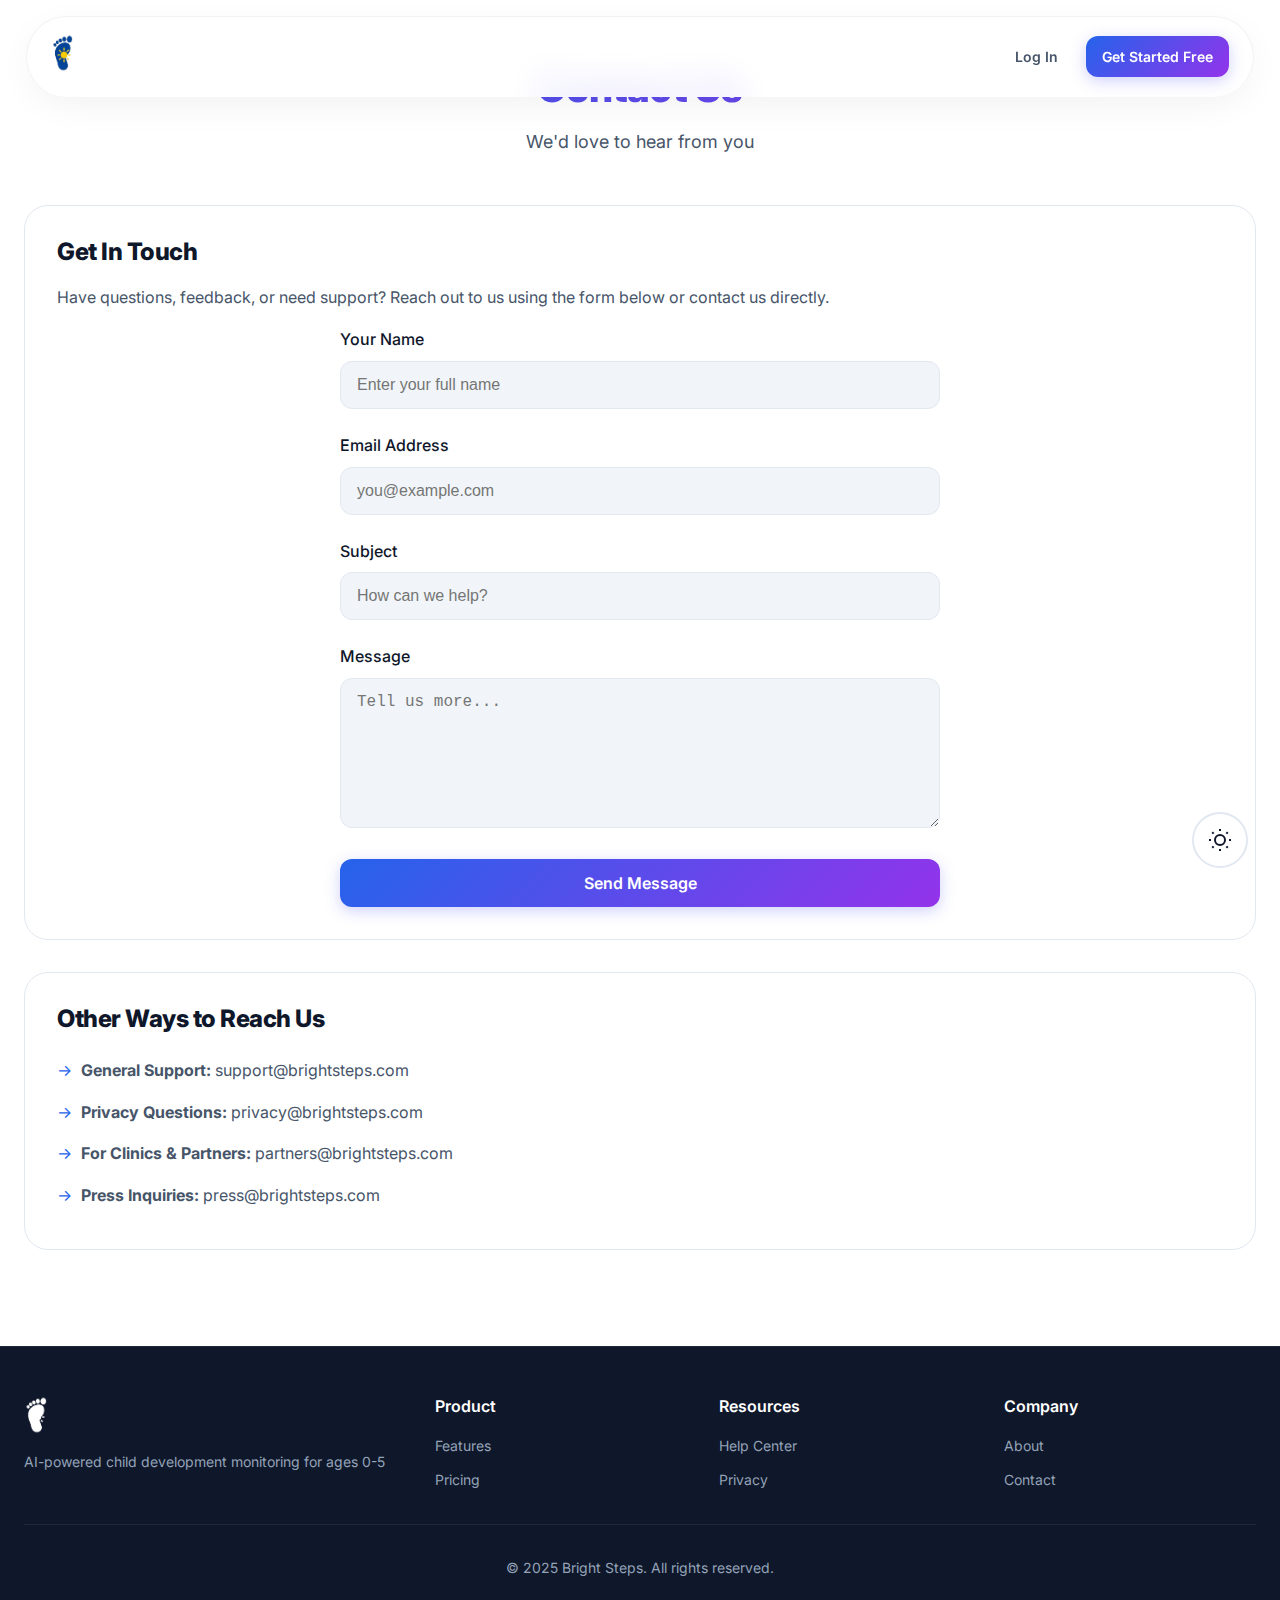
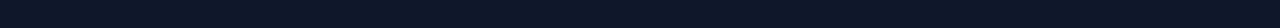
<file: contact.html>
<!DOCTYPE html>
<html lang="en">

<head>
    <meta charset="UTF-8">
    <meta name="viewport" content="width=device-width, initial-scale=1.0">
    <title>Contact Us - Bright Steps</title>
    <meta name="description" content="Get in touch with the Bright Steps team.">
    <link rel="icon" type="image/png" href="assets/logo.png">
    <link rel="stylesheet" href="styles/globals.css">
    <link rel="stylesheet" href="styles/landing.css">
</head>

<body>
    <header class="header">
        <div class="header-container">
            <div class="header-logo">
                <a href="index.html">
                    <img src="assets/logo.png" alt="Bright Steps Logo">
                </a>
            </div>
            <div class="header-actions">
                <button class="btn btn-ghost" onclick="navigateTo('login')">Log In</button>
                <button class="btn btn-gradient" onclick="navigateTo('signup')">Get Started Free</button>
            </div>
        </div>
    </header>

    <main class="page-content">
        <div class="container">
            <div class="page-header">
                <h1 class="page-title">Contact Us</h1>
                <p class="page-subtitle">We'd love to hear from you</p>
            </div>

            <div class="content-section">
                <h2>Get In Touch</h2>
                <p>Have questions, feedback, or need support? Reach out to us using the form below or contact us
                    directly.</p>

                <form class="contact-form"
                    onsubmit="event.preventDefault(); alert('Thank you! We will get back to you soon.');">
                    <div class="form-group">
                        <label for="name">Your Name</label>
                        <input type="text" id="name" name="name" required placeholder="Enter your full name">
                    </div>
                    <div class="form-group">
                        <label for="email">Email Address</label>
                        <input type="email" id="email" name="email" required placeholder="you@example.com">
                    </div>
                    <div class="form-group">
                        <label for="subject">Subject</label>
                        <input type="text" id="subject" name="subject" required placeholder="How can we help?">
                    </div>
                    <div class="form-group">
                        <label for="message">Message</label>
                        <textarea id="message" name="message" required placeholder="Tell us more..."></textarea>
                    </div>
                    <button type="submit" class="btn btn-gradient btn-lg btn-full">Send Message</button>
                </form>
            </div>

            <div class="content-section">
                <h2>Other Ways to Reach Us</h2>
                <ul>
                    <li><strong>General Support:</strong> support@brightsteps.com</li>
                    <li><strong>Privacy Questions:</strong> privacy@brightsteps.com</li>
                    <li><strong>For Clinics & Partners:</strong> partners@brightsteps.com</li>
                    <li><strong>Press Inquiries:</strong> press@brightsteps.com</li>
                </ul>
            </div>
        </div>
    </main>

    <footer class="footer">
        <div class="footer-container">
            <div class="footer-grid">
                <div class="footer-column">
                    <div class="footer-logo">
                        <img src="assets/logo.png" alt="Bright Steps">
                    </div>
                    <p class="footer-text">AI-powered child development monitoring for ages 0-5</p>
                </div>
                <div class="footer-column">
                    <h4 class="footer-heading">Product</h4>
                    <ul class="footer-links">
                        <li><a href="features.html">Features</a></li>
                        <li><a href="pricing.html">Pricing</a></li>
                    </ul>
                </div>
                <div class="footer-column">
                    <h4 class="footer-heading">Resources</h4>
                    <ul class="footer-links">
                        <li><a href="help.html">Help Center</a></li>
                        <li><a href="privacy.html">Privacy</a></li>
                    </ul>
                </div>
                <div class="footer-column">
                    <h4 class="footer-heading">Company</h4>
                    <ul class="footer-links">
                        <li><a href="about.html">About</a></li>
                        <li><a href="contact.html">Contact</a></li>
                    </ul>
                </div>
            </div>
            <div class="footer-bottom">© 2025 Bright Steps. All rights reserved.</div>
        </div>
    </footer>    <!-- Floating Theme Toggle -->
    <button class="theme-toggle" onclick="toggleTheme()" aria-label="Toggle dark mode">
        <svg class="sun-icon" viewBox="0 0 24 24" fill="none" stroke="currentColor" stroke-width="2">
            <circle cx="12" cy="12" r="5"/>
            <path d="M12 1v2M12 21v2M4.22 4.22l1.42 1.42M18.36 18.36l1.42 1.42M1 12h2M21 12h2M4.22 19.78l1.42-1.42M18.36 5.64l1.42-1.42"/>
        </svg>
        <svg class="moon-icon" viewBox="0 0 24 24" fill="none" stroke="currentColor" stroke-width="2">
            <path d="M21 12.79A9 9 0 1 1 11.21 3 7 7 0 0 0 21 12.79z"/>
        </svg>
    </button>

    <script src="scripts/theme-toggle.js"></script>

    <script src="scripts/navigation.js"></script>
</body>

</html>
</file>
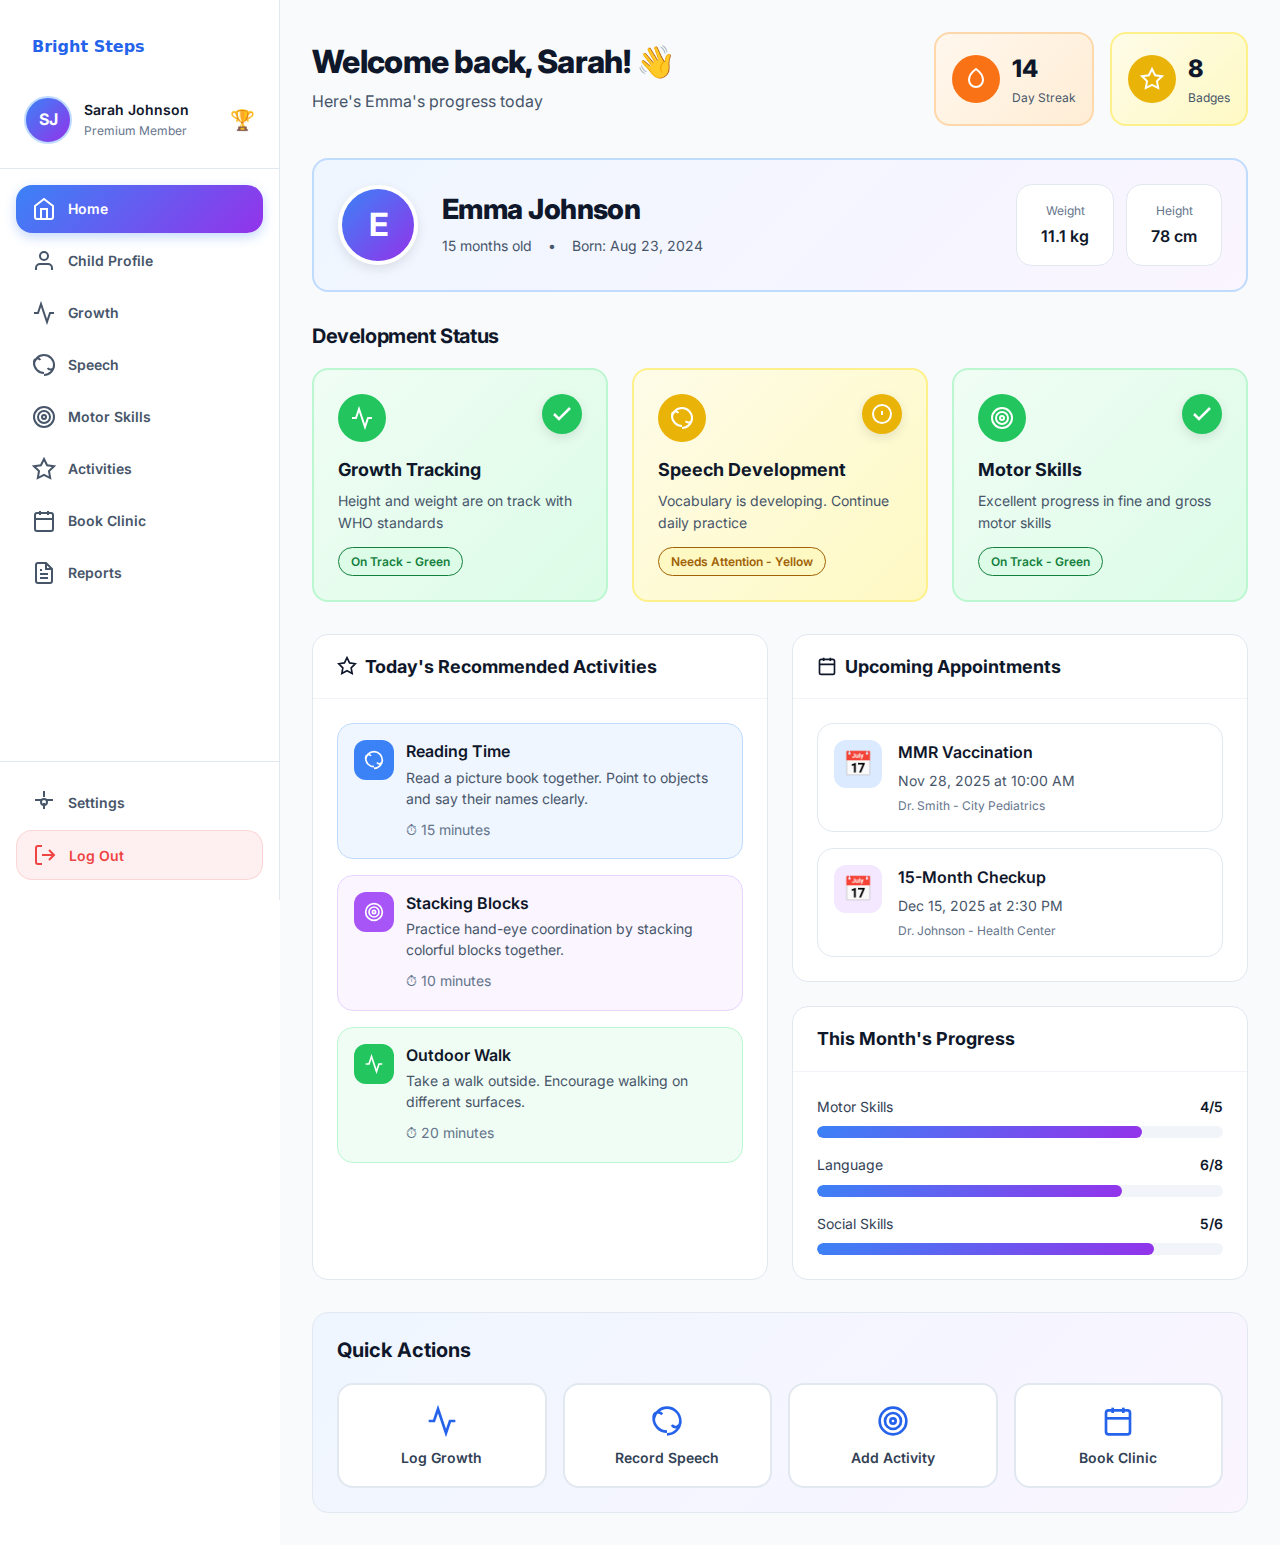
<file: dashboard.html>
<!DOCTYPE html>
<html lang="en">

<head>
    <meta charset="UTF-8">
    <meta name="viewport" content="width=device-width, initial-scale=1.0">
    <title>Dashboard - Bright Steps</title>
    <link rel="stylesheet" href="styles/globals.css">
    <link rel="stylesheet" href="styles/dashboard.css">
</head>

<body>
    <div class="dashboard-layout">
        <!-- Sidebar -->
        <aside class="dashboard-sidebar">
            <div class="sidebar-header">
                <svg class="sidebar-logo" viewBox="0 0 200 50" xmlns="http://www.w3.org/2000/svg">
                    <text x="10" y="35" font-family="system-ui, -apple-system, sans-serif" font-size="20"
                        font-weight="700" fill="#2563eb">Bright Steps</text>
                </svg>
                <div class="user-profile">
                    <div class="user-avatar">SJ</div>
                    <div class="user-info">
                        <div class="user-name">Sarah Johnson</div>
                        <div class="user-badge-text">Premium Member</div>
                    </div>
                    <div class="user-badge-icon">🏆</div>
                </div>
            </div>

            <nav class="sidebar-nav" id="sidebar-nav">
                <!-- Nav items will be populated by JavaScript -->
            </nav>

            <div class="sidebar-footer">
                <button class="nav-item" data-view="settings">
                    <svg class="nav-icon" viewBox="0 0 24 24" fill="none" stroke="currentColor" stroke-width="2">
                        <circle cx="12" cy="12" r="3" />
                        <path d="M12 1v6m0 6v6m-9-9h6m6 0h6" />
                    </svg>
                    <span>Settings</span>
                </button>
                <button class="nav-item nav-item-logout" onclick="handleLogout()">
                    <svg class="nav-icon" viewBox="0 0 24 24" fill="none" stroke="currentColor" stroke-width="2">
                        <path d="M9 21H5a2 2 0 0 1-2-2V5a2 2 0 0 1 2-2h4m7 14l5-5-5-5m5 5H9" />
                    </svg>
                    <span>Log Out</span>
                </button>
            </div>
        </aside>

        <!-- Main Content -->
        <main class="dashboard-main">
            <div id="dashboard-content">
                <!-- Content will be loaded here by JavaScript -->
            </div>
        </main>
    </div>

    <!-- Dashboard View Templates (Hidden) -->
    <template id="home-view-template">
        <div class="dashboard-content">
            <div class="dashboard-header-section">
                <div>
                    <h1 class="dashboard-title">Welcome back, Sarah! 👋</h1>
                    <p class="dashboard-subtitle">Here's Emma's progress today</p>
                </div>
                <div class="streak-cards">
                    <div class="streak-card streak-orange">
                        <div class="streak-icon">
                            <svg viewBox="0 0 24 24" fill="none" stroke="currentColor" stroke-width="2">
                                <path d="M12 2c3.5 2.5 7 7 7 11a7 7 0 1 1-14 0c0-4 3.5-8.5 7-11z" />
                            </svg>
                        </div>
                        <div class="streak-info">
                            <div class="streak-number">14</div>
                            <div class="streak-label">Day Streak</div>
                        </div>
                    </div>
                    <div class="streak-card streak-yellow">
                        <div class="streak-icon">
                            <svg viewBox="0 0 24 24" fill="none" stroke="currentColor" stroke-width="2">
                                <path
                                    d="M12 2l3.09 6.26L22 9.27l-5 4.87 1.18 6.88L12 17.77l-6.18 3.25L7 14.14 2 9.27l6.91-1.01L12 2z" />
                            </svg>
                        </div>
                        <div class="streak-info">
                            <div class="streak-number">8</div>
                            <div class="streak-label">Badges</div>
                        </div>
                    </div>
                </div>
            </div>

            <div class="child-profile-card">
                <div class="child-avatar">E</div>
                <div class="child-info">
                    <h2 class="child-name">Emma Johnson</h2>
                    <div class="child-details">
                        <span>15 months old</span>
                        <span>•</span>
                        <span>Born: Aug 23, 2024</span>
                    </div>
                </div>
                <div class="child-stats">
                    <div class="stat-box">
                        <div class="stat-label">Weight</div>
                        <div class="stat-value">11.1 kg</div>
                    </div>
                    <div class="stat-box">
                        <div class="stat-label">Height</div>
                        <div class="stat-value">78 cm</div>
                    </div>
                </div>
            </div>

            <h2 class="section-heading">Development Status</h2>
            <div class="development-grid">
                <div class="development-card card-green">
                    <div class="development-header">
                        <div class="development-icon">
                            <svg viewBox="0 0 24 24" fill="none" stroke="currentColor" stroke-width="2">
                                <path d="M22 12h-4l-3 9L9 3l-3 9H2" />
                            </svg>
                        </div>
                        <div class="development-status status-green">
                            <svg viewBox="0 0 24 24" fill="none" stroke="currentColor" stroke-width="2.5">
                                <path d="M20 6L9 17l-5-5" />
                            </svg>
                        </div>
                    </div>
                    <h3 class="development-title">Growth Tracking</h3>
                    <p class="development-description">Height and weight are on track with WHO standards</p>
                    <span class="development-badge badge-green">On Track - Green</span>
                </div>

                <div class="development-card card-yellow">
                    <div class="development-header">
                        <div class="development-icon">
                            <svg viewBox="0 0 24 24" fill="none" stroke="currentColor" stroke-width="2">
                                <path
                                    d="M12 2a10 10 0 0 1 10 10v1a3.5 3.5 0 0 1-6.39 1.97M2 12C2 6.48 6.48 2 12 2m0 18a10 10 0 0 1-10-10v-1a3.5 3.5 0 0 1 6.39-1.97M22 12c0 5.52-4.48 10-10 10" />
                            </svg>
                        </div>
                        <div class="development-status status-yellow">
                            <svg viewBox="0 0 24 24" fill="none" stroke="currentColor" stroke-width="2">
                                <path d="M12 9v4m0 4h.01M21 12a9 9 0 1 1-18 0 9 9 0 0 1 18 0z" />
                            </svg>
                        </div>
                    </div>
                    <h3 class="development-title">Speech Development</h3>
                    <p class="development-description">Vocabulary is developing. Continue daily practice</p>
                    <span class="development-badge badge-yellow">Needs Attention - Yellow</span>
                </div>

                <div class="development-card card-green">
                    <div class="development-header">
                        <div class="development-icon">
                            <svg viewBox="0 0 24 24" fill="none" stroke="currentColor" stroke-width="2">
                                <circle cx="12" cy="12" r="10" />
                                <circle cx="12" cy="12" r="6" />
                                <circle cx="12" cy="12" r="2" />
                            </svg>
                        </div>
                        <div class="development-status status-green">
                            <svg viewBox="0 0 24 24" fill="none" stroke="currentColor" stroke-width="2.5">
                                <path d="M20 6L9 17l-5-5" />
                            </svg>
                        </div>
                    </div>
                    <h3 class="development-title">Motor Skills</h3>
                    <p class="development-description">Excellent progress in fine and gross motor skills</p>
                    <span class="development-badge badge-green">On Track - Green</span>
                </div>
            </div>

            <div class="dashboard-grid">
                <div class="dashboard-card">
                    <div class="card-header">
                        <h3 class="card-title">
                            <svg class="title-icon" viewBox="0 0 24 24" fill="none" stroke="currentColor"
                                stroke-width="2">
                                <path
                                    d="M12 2l3.09 6.26L22 9.27l-5 4.87 1.18 6.88L12 17.77l-6.18 3.25L7 14.14 2 9.27l6.91-1.01L12 2z" />
                            </svg>
                            Today's Recommended Activities
                        </h3>
                    </div>
                    <div class="card-content">
                        <div class="activity-item activity-blue">
                            <div class="activity-icon">
                                <svg viewBox="0 0 24 24" fill="none" stroke="currentColor" stroke-width="2">
                                    <path
                                        d="M12 2a10 10 0 0 1 10 10v1a3.5 3.5 0 0 1-6.39 1.97M2 12C2 6.48 6.48 2 12 2m0 18a10 10 0 0 1-10-10v-1a3.5 3.5 0 0 1 6.39-1.97M22 12c0 5.52-4.48 10-10 10" />
                                </svg>
                            </div>
                            <div class="activity-info">
                                <h4 class="activity-title">Reading Time</h4>
                                <p class="activity-description">Read a picture book together. Point to objects and say
                                    their names clearly.</p>
                                <span class="activity-duration">⏱ 15 minutes</span>
                            </div>
                        </div>

                        <div class="activity-item activity-purple">
                            <div class="activity-icon">
                                <svg viewBox="0 0 24 24" fill="none" stroke="currentColor" stroke-width="2">
                                    <circle cx="12" cy="12" r="10" />
                                    <circle cx="12" cy="12" r="6" />
                                    <circle cx="12" cy="12" r="2" />
                                </svg>
                            </div>
                            <div class="activity-info">
                                <h4 class="activity-title">Stacking Blocks</h4>
                                <p class="activity-description">Practice hand-eye coordination by stacking colorful
                                    blocks together.</p>
                                <span class="activity-duration">⏱ 10 minutes</span>
                            </div>
                        </div>

                        <div class="activity-item activity-green">
                            <div class="activity-icon">
                                <svg viewBox="0 0 24 24" fill="none" stroke="currentColor" stroke-width="2">
                                    <path d="M22 12h-4l-3 9L9 3l-3 9H2" />
                                </svg>
                            </div>
                            <div class="activity-info">
                                <h4 class="activity-title">Outdoor Walk</h4>
                                <p class="activity-description">Take a walk outside. Encourage walking on different
                                    surfaces.</p>
                                <span class="activity-duration">⏱ 20 minutes</span>
                            </div>
                        </div>
                    </div>
                </div>

                <div class="dashboard-column">
                    <div class="dashboard-card">
                        <div class="card-header">
                            <h3 class="card-title">
                                <svg class="title-icon" viewBox="0 0 24 24" fill="none" stroke="currentColor"
                                    stroke-width="2">
                                    <rect x="3" y="4" width="18" height="18" rx="2" ry="2" />
                                    <line x1="16" y1="2" x2="16" y2="6" />
                                    <line x1="8" y1="2" x2="8" y2="6" />
                                    <line x1="3" y1="10" x2="21" y2="10" />
                                </svg>
                                Upcoming Appointments
                            </h3>
                        </div>
                        <div class="card-content">
                            <div class="appointment-item">
                                <div class="appointment-icon icon-blue-bg">
                                    📅
                                </div>
                                <div class="appointment-info">
                                    <div class="appointment-title">MMR Vaccination</div>
                                    <div class="appointment-date">Nov 28, 2025 at 10:00 AM</div>
                                    <div class="appointment-location">Dr. Smith - City Pediatrics</div>
                                </div>
                            </div>

                            <div class="appointment-item">
                                <div class="appointment-icon icon-purple-bg">
                                    📅
                                </div>
                                <div class="appointment-info">
                                    <div class="appointment-title">15-Month Checkup</div>
                                    <div class="appointment-date">Dec 15, 2025 at 2:30 PM</div>
                                    <div class="appointment-location">Dr. Johnson - Health Center</div>
                                </div>
                            </div>
                        </div>
                    </div>

                    <div class="dashboard-card">
                        <div class="card-header">
                            <h3 class="card-title">This Month's Progress</h3>
                        </div>
                        <div class="card-content">
                            <div class="progress-item">
                                <div class="progress-label">
                                    <span>Motor Skills</span>
                                    <span>4/5</span>
                                </div>
                                <div class="progress-bar-container">
                                    <div class="progress-bar" style="width: 80%"></div>
                                </div>
                            </div>

                            <div class="progress-item">
                                <div class="progress-label">
                                    <span>Language</span>
                                    <span>6/8</span>
                                </div>
                                <div class="progress-bar-container">
                                    <div class="progress-bar" style="width: 75%"></div>
                                </div>
                            </div>

                            <div class="progress-item">
                                <div class="progress-label">
                                    <span>Social Skills</span>
                                    <span>5/6</span>
                                </div>
                                <div class="progress-bar-container">
                                    <div class="progress-bar" style="width: 83%"></div>
                                </div>
                            </div>
                        </div>
                    </div>
                </div>
            </div>

            <div class="quick-actions-card">
                <h3 class="section-heading">Quick Actions</h3>
                <div class="quick-actions-grid">
                    <button class="quick-action-btn">
                        <svg viewBox="0 0 24 24" fill="none" stroke="currentColor" stroke-width="2">
                            <path d="M22 12h-4l-3 9L9 3l-3 9H2" />
                        </svg>
                        <span>Log Growth</span>
                    </button>
                    <button class="quick-action-btn">
                        <svg viewBox="0 0 24 24" fill="none" stroke="currentColor" stroke-width="2">
                            <path
                                d="M12 2a10 10 0 0 1 10 10v1a3.5 3.5 0 0 1-6.39 1.97M2 12C2 6.48 6.48 2 12 2m0 18a10 10 0 0 1-10-10v-1a3.5 3.5 0 0 1 6.39-1.97M22 12c0 5.52-4.48 10-10 10" />
                        </svg>
                        <span>Record Speech</span>
                    </button>
                    <button class="quick-action-btn">
                        <svg viewBox="0 0 24 24" fill="none" stroke="currentColor" stroke-width="2">
                            <circle cx="12" cy="12" r="10" />
                            <circle cx="12" cy="12" r="6" />
                            <circle cx="12" cy="12" r="2" />
                        </svg>
                        <span>Add Activity</span>
                    </button>
                    <button class="quick-action-btn">
                        <svg viewBox="0 0 24 24" fill="none" stroke="currentColor" stroke-width="2">
                            <rect x="3" y="4" width="18" height="18" rx="2" ry="2" />
                            <line x1="16" y1="2" x2="16" y2="6" />
                            <line x1="8" y1="2" x2="8" y2="6" />
                            <line x1="3" y1="10" x2="21" y2="10" />
                        </svg>
                        <span>Book Clinic</span>
                    </button>
                </div>
            </div>
        </div>
    </template>

    <script src="scripts/navigation.js"></script>
    <script src="scripts/dashboard.js"></script>
</body>

</html>
</file>
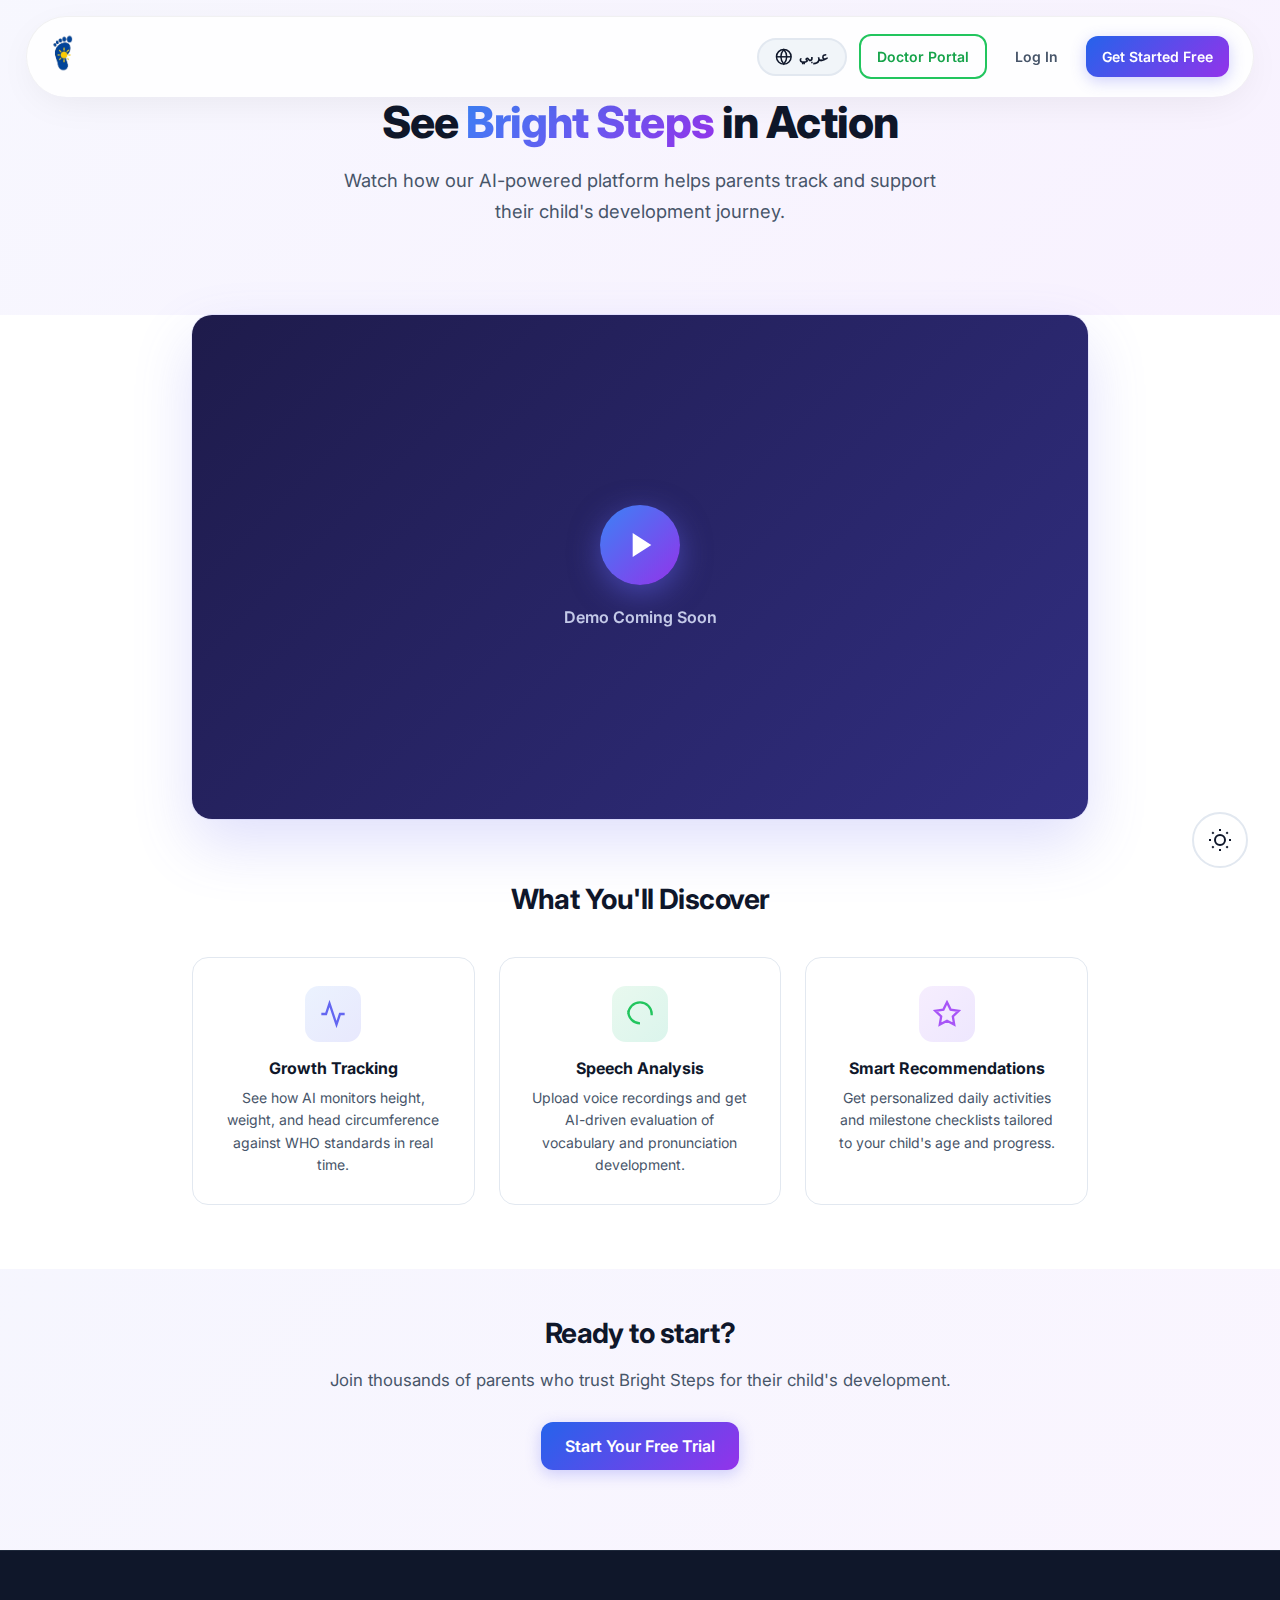
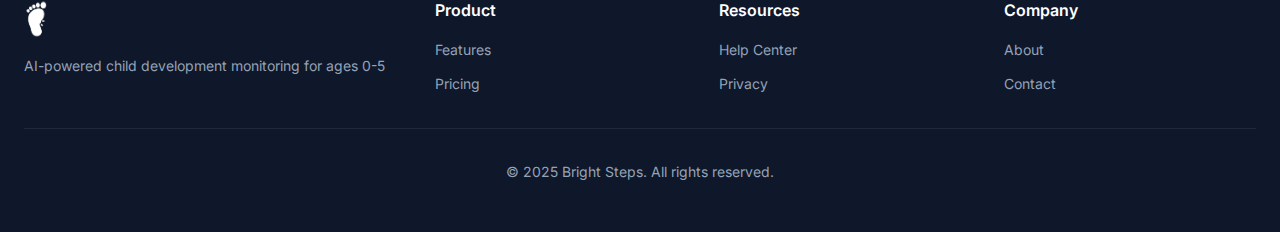
<file: demo.html>
<!DOCTYPE html>
<html lang="en">

<head>
    <meta charset="UTF-8">
    <meta name="viewport" content="width=device-width, initial-scale=1.0">
    <title>Watch Demo - Bright Steps</title>
    <meta name="description"
        content="See Bright Steps in action. Watch how our AI-powered platform helps parents track and support their child's development.">
    <link rel="icon" type="image/png" href="assets/logo.png">
    <link rel="stylesheet" href="styles/globals.css">
    <link rel="stylesheet" href="styles/landing.css">
    <style>
        /* Demo Page Styles */
        .demo-hero {
            padding: 6rem 2rem 3rem;
            text-align: center;
            background: linear-gradient(135deg, rgba(99, 102, 241, 0.05), rgba(168, 85, 247, 0.08));
        }

        .demo-hero h1 {
            font-size: 2.75rem;
            font-weight: 800;
            color: var(--text-primary);
            margin-bottom: 1rem;
            letter-spacing: -0.02em;
        }

        .demo-hero h1 span {
            background: linear-gradient(135deg, var(--blue-500), var(--purple-600));
            -webkit-background-clip: text;
            -webkit-text-fill-color: transparent;
            background-clip: text;
        }

        .demo-hero p {
            font-size: 1.15rem;
            color: var(--text-secondary);
            max-width: 620px;
            margin: 0 auto 2.5rem;
            line-height: 1.7;
        }

        /* Video Container */
        .demo-video-wrap {
            max-width: 960px;
            margin: 0 auto 4rem;
            padding: 0 2rem;
        }

        .demo-video-frame {
            position: relative;
            width: 100%;
            padding-bottom: 56.25%;
            /* 16:9 */
            border-radius: 1.25rem;
            overflow: hidden;
            background: linear-gradient(135deg, #1e1b4b, #312e81);
            box-shadow: 0 25px 60px rgba(99, 102, 241, 0.2), 0 0 0 1px rgba(99, 102, 241, 0.1);
        }

        .demo-video-placeholder {
            position: absolute;
            inset: 0;
            display: flex;
            flex-direction: column;
            align-items: center;
            justify-content: center;
            gap: 1.25rem;
            color: #e0e7ff;
        }

        .play-button {
            width: 80px;
            height: 80px;
            border-radius: 50%;
            background: linear-gradient(135deg, var(--blue-500), var(--purple-600));
            display: flex;
            align-items: center;
            justify-content: center;
            cursor: pointer;
            border: none;
            box-shadow: 0 8px 30px rgba(99, 102, 241, 0.5);
            transition: all 0.3s ease;
            animation: pulse-play 2s infinite;
        }

        .play-button:hover {
            transform: scale(1.1);
            box-shadow: 0 12px 40px rgba(99, 102, 241, 0.6);
        }

        .play-button svg {
            width: 32px;
            height: 32px;
            fill: white;
            margin-left: 4px;
        }

        .demo-video-placeholder span {
            font-size: 1rem;
            font-weight: 600;
            opacity: 0.85;
        }

        @keyframes pulse-play {

            0%,
            100% {
                box-shadow: 0 8px 30px rgba(99, 102, 241, 0.5), 0 0 0 0 rgba(99, 102, 241, 0.4);
            }

            50% {
                box-shadow: 0 8px 30px rgba(99, 102, 241, 0.5), 0 0 0 16px rgba(99, 102, 241, 0);
            }
        }

        /* Feature Highlights */
        .demo-features {
            max-width: 960px;
            margin: 0 auto 4rem;
            padding: 0 2rem;
        }

        .demo-features h2 {
            text-align: center;
            font-size: 1.75rem;
            font-weight: 700;
            color: var(--text-primary);
            margin-bottom: 2.5rem;
        }

        .demo-features-grid {
            display: grid;
            grid-template-columns: repeat(3, 1fr);
            gap: 1.5rem;
        }

        .demo-feature-card {
            padding: 1.75rem;
            background: var(--bg-card);
            border: 1px solid var(--border-color);
            border-radius: 1rem;
            text-align: center;
            transition: all 0.3s ease;
        }

        .demo-feature-card:hover {
            transform: translateY(-4px);
            box-shadow: 0 12px 30px rgba(0, 0, 0, 0.08);
        }

        .demo-feature-icon {
            width: 56px;
            height: 56px;
            border-radius: 14px;
            display: flex;
            align-items: center;
            justify-content: center;
            margin: 0 auto 1rem;
        }

        .demo-feature-icon svg {
            width: 28px;
            height: 28px;
            stroke-width: 2;
        }

        .icon-blue {
            background: linear-gradient(135deg, rgba(59, 130, 246, 0.1), rgba(99, 102, 241, 0.15));
        }

        .icon-blue svg {
            stroke: #6366f1;
        }

        .icon-green {
            background: linear-gradient(135deg, rgba(34, 197, 94, 0.1), rgba(16, 185, 129, 0.15));
        }

        .icon-green svg {
            stroke: #22c55e;
        }

        .icon-purple {
            background: linear-gradient(135deg, rgba(168, 85, 247, 0.1), rgba(139, 92, 246, 0.15));
        }

        .icon-purple svg {
            stroke: #a855f7;
        }

        .demo-feature-card h3 {
            font-size: 1rem;
            font-weight: 700;
            color: var(--text-primary);
            margin-bottom: 0.5rem;
        }

        .demo-feature-card p {
            font-size: 0.875rem;
            color: var(--text-secondary);
            line-height: 1.6;
        }

        /* CTA Section */
        .demo-cta {
            text-align: center;
            padding: 3rem 2rem 5rem;
            background: linear-gradient(135deg, rgba(99, 102, 241, 0.06), rgba(168, 85, 247, 0.06));
        }

        .demo-cta h2 {
            font-size: 1.75rem;
            font-weight: 700;
            color: var(--text-primary);
            margin-bottom: 1rem;
        }

        .demo-cta p {
            color: var(--text-secondary);
            margin-bottom: 1.75rem;
            font-size: 1.05rem;
        }

        @media (max-width: 768px) {
            .demo-hero h1 {
                font-size: 2rem;
            }

            .demo-features-grid {
                grid-template-columns: 1fr;
            }

            .play-button {
                width: 64px;
                height: 64px;
            }

            .play-button svg {
                width: 26px;
                height: 26px;
            }
        }
    </style>
</head>

<body>
    <!-- Header -->
    <header class="header">
        <div class="header-container">
            <div class="header-logo">
                <a href="index.html">
                    <img src="assets/logo.png" alt="Bright Steps Logo">
                </a>
            </div>
            <div class="header-actions">
                <button class="language-toggle" onclick="toggleLanguage()" aria-label="Toggle language">
                    <svg viewBox="0 0 24 24" fill="none" stroke="currentColor" stroke-width="2">
                        <circle cx="12" cy="12" r="10" />
                        <line x1="2" y1="12" x2="22" y2="12" />
                        <path
                            d="M12 2a15.3 15.3 0 0 1 4 10 15.3 15.3 0 0 1-4 10 15.3 15.3 0 0 1-4-10 15.3 15.3 0 0 1 4-10z" />
                    </svg>
                    عربي
                </button>
                <button class="btn btn-outline-secondary" onclick="navigateTo('doctor-login')">Doctor Portal</button>
                <button class="btn btn-ghost" onclick="navigateTo('login')">Log In</button>
                <button class="btn btn-gradient" onclick="navigateTo('signup')">Get Started Free</button>
            </div>
            <button class="hamburger-btn" id="hamburger-btn" onclick="toggleMobileMenu()" aria-label="Open menu">
                <span></span><span></span><span></span>
            </button>
        </div>
    </header>

    <div class="mobile-menu-overlay" id="mobile-menu-overlay" onclick="toggleMobileMenu()"></div>
    <nav class="mobile-menu" id="mobile-menu">
        <div class="mobile-menu-header">
            <img src="assets/logo.png" alt="Bright Steps">
            <button class="mobile-menu-close" onclick="toggleMobileMenu()">✕</button>
        </div>
        <div class="mobile-menu-body">
            <button class="mobile-nav-item" onclick="toggleLanguage(); toggleMobileMenu();">
                <svg viewBox="0 0 24 24">
                    <circle cx="12" cy="12" r="10" />
                    <line x1="2" y1="12" x2="22" y2="12" />
                    <path
                        d="M12 2a15.3 15.3 0 0 1 4 10 15.3 15.3 0 0 1-4 10 15.3 15.3 0 0 1-4-10 15.3 15.3 0 0 1 4-10z" />
                </svg>
                عربي / English
            </button>
            <div class="mobile-nav-divider"></div>
            <button class="mobile-nav-item" onclick="navigateTo('doctor-login')">
                <svg viewBox="0 0 24 24">
                    <path d="M20 21v-2a4 4 0 0 0-4-4H8a4 4 0 0 0-4 4v2" />
                    <circle cx="12" cy="7" r="4" />
                </svg>
                Doctor Portal
            </button>
            <button class="mobile-nav-item" onclick="navigateTo('login')">
                <svg viewBox="0 0 24 24">
                    <path d="M15 3h4a2 2 0 0 1 2 2v14a2 2 0 0 1-2 2h-4m-5-4l5-5-5-5m5 5H3" />
                </svg>
                Log In
            </button>
            <button class="mobile-nav-item btn-gradient" onclick="navigateTo('signup')">
                <svg viewBox="0 0 24 24" stroke="white">
                    <path d="M22 11.08V12a10 10 0 1 1-5.93-9.14" />
                    <polyline points="22 4 12 14.01 9 11.01" />
                </svg>
                Get Started Free
            </button>
        </div>
    </nav>

    <!-- Demo Hero -->
    <section class="demo-hero">
        <h1>See <span>Bright Steps</span> in Action</h1>
        <p>Watch how our AI-powered platform helps parents track and support their child's development journey.</p>
    </section>

    <!-- Video -->
    <div class="demo-video-wrap">
        <div class="demo-video-frame">
            <div class="demo-video-placeholder">
                <button class="play-button" aria-label="Play demo video">
                    <svg viewBox="0 0 24 24">
                        <polygon points="5,3 19,12 5,21" />
                    </svg>
                </button>
                <span>Demo Coming Soon</span>
            </div>
        </div>
    </div>

    <!-- Feature Highlights -->
    <section class="demo-features">
        <h2>What You'll Discover</h2>
        <div class="demo-features-grid">
            <div class="demo-feature-card">
                <div class="demo-feature-icon icon-blue">
                    <svg viewBox="0 0 24 24" fill="none" stroke="currentColor">
                        <path d="M22 12h-4l-3 9L9 3l-3 9H2" />
                    </svg>
                </div>
                <h3>Growth Tracking</h3>
                <p>See how AI monitors height, weight, and head circumference against WHO standards in real time.</p>
            </div>
            <div class="demo-feature-card">
                <div class="demo-feature-icon icon-green">
                    <svg viewBox="0 0 24 24" fill="none" stroke="currentColor">
                        <path d="M12 2a10 10 0 0 1 10 10v1M2 12C2 6.48 6.48 2 12 2m0 18a10 10 0 0 1-10-10v-1" />
                    </svg>
                </div>
                <h3>Speech Analysis</h3>
                <p>Upload voice recordings and get AI-driven evaluation of vocabulary and pronunciation development.</p>
            </div>
            <div class="demo-feature-card">
                <div class="demo-feature-icon icon-purple">
                    <svg viewBox="0 0 24 24" fill="none" stroke="currentColor">
                        <path
                            d="M12 2l3.09 6.26L22 9.27l-5 4.87 1.18 6.88L12 17.77l-6.18 3.25L7 14.14 2 9.27l6.91-1.01L12 2z" />
                    </svg>
                </div>
                <h3>Smart Recommendations</h3>
                <p>Get personalized daily activities and milestone checklists tailored to your child's age and progress.
                </p>
            </div>
        </div>
    </section>

    <!-- CTA -->
    <section class="demo-cta">
        <h2>Ready to start?</h2>
        <p>Join thousands of parents who trust Bright Steps for their child's development.</p>
        <button class="btn btn-gradient btn-lg" onclick="navigateTo('signup')">Start Your Free Trial</button>
    </section>

    <!-- Footer -->
    <footer class="footer">
        <div class="footer-container">
            <div class="footer-grid">
                <div class="footer-column">
                    <div class="footer-logo">
                        <img src="assets/logo.png" alt="Bright Steps">
                    </div>
                    <p class="footer-text">AI-powered child development monitoring for ages 0-5</p>
                </div>
                <div class="footer-column">
                    <h4 class="footer-heading">Product</h4>
                    <ul class="footer-links">
                        <li><a href="features.html">Features</a></li>
                        <li><a href="pricing.html">Pricing</a></li>
                    </ul>
                </div>
                <div class="footer-column">
                    <h4 class="footer-heading">Resources</h4>
                    <ul class="footer-links">
                        <li><a href="help.html">Help Center</a></li>
                        <li><a href="privacy.html">Privacy</a></li>
                    </ul>
                </div>
                <div class="footer-column">
                    <h4 class="footer-heading">Company</h4>
                    <ul class="footer-links">
                        <li><a href="about.html">About</a></li>
                        <li><a href="contact.html">Contact</a></li>
                    </ul>
                </div>
            </div>
            <div class="footer-bottom">© 2025 Bright Steps. All rights reserved.</div>
        </div>
    </footer>

    <!-- Floating Theme Toggle -->
    <button class="theme-toggle" onclick="toggleTheme()" aria-label="Toggle dark mode">
        <svg class="sun-icon" viewBox="0 0 24 24" fill="none" stroke="currentColor" stroke-width="2">
            <circle cx="12" cy="12" r="5" />
            <path
                d="M12 1v2M12 21v2M4.22 4.22l1.42 1.42M18.36 18.36l1.42 1.42M1 12h2M21 12h2M4.22 19.78l1.42-1.42M18.36 5.64l1.42-1.42" />
        </svg>
        <svg class="moon-icon" viewBox="0 0 24 24" fill="none" stroke="currentColor" stroke-width="2">
            <path d="M21 12.79A9 9 0 1 1 11.21 3 7 7 0 0 0 21 12.79z" />
        </svg>
    </button>

    <script src="scripts/language-toggle.js"></script>
    <script src="scripts/theme-toggle.js"></script>
    <script src="scripts/navigation.js"></script>
    <script src="scripts/mobile-menu.js"></script>
</body>

</html>
</file>
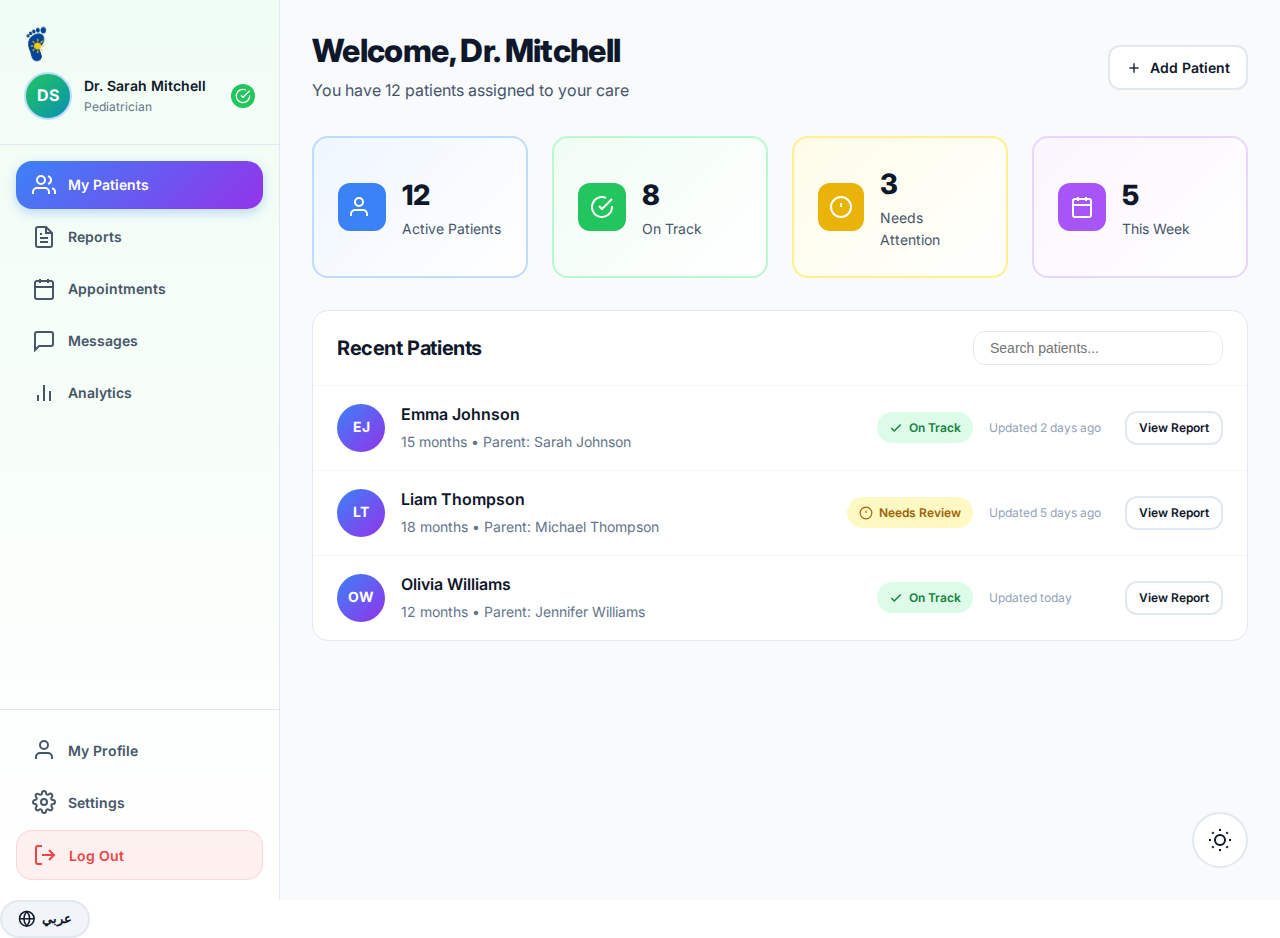
<file: doctor-dashboard.html>
<!DOCTYPE html>
<html lang="en">

<head>
    <meta charset="UTF-8">
    <meta name="viewport" content="width=device-width, initial-scale=1.0">
    <title>Doctor Dashboard - Bright Steps</title>
    <link rel="icon" type="image/png" href="assets/logo.png">
    <link rel="stylesheet" href="styles/globals.css">
    <link rel="stylesheet" href="styles/dashboard.css">
    <link rel="stylesheet" href="styles/doctor.css">
</head>

<body>
    <div class="dashboard-layout">
        <!-- Sidebar -->
        <aside class="dashboard-sidebar doctor-sidebar">
            <div class="sidebar-header">
                <a href="index.html" class="sidebar-logo">
                    <img src="assets/logo.png" alt="Bright Steps" style="height: 2.5rem; width: auto;">
                </a>
                <div class="user-profile">
                    <div class="user-avatar doctor-avatar">DS</div>
                    <div class="user-info">
                        <div class="user-name">Dr. Sarah Mitchell</div>
                        <div class="user-badge-text">Pediatrician</div>
                    </div>
                    <div class="verified-badge" title="Verified Provider">
                        <svg viewBox="0 0 24 24" fill="none" stroke="currentColor" stroke-width="2">
                            <path d="M22 11.08V12a10 10 0 1 1-5.93-9.14" />
                            <polyline points="22 4 12 14.01 9 11.01" />
                        </svg>
                    </div>
                </div>
            </div>

            <nav class="sidebar-nav">
                <button class="nav-item active" data-view="patients">
                    <svg class="nav-icon" viewBox="0 0 24 24" fill="none" stroke="currentColor" stroke-width="2">
                        <path d="M17 21v-2a4 4 0 0 0-4-4H5a4 4 0 0 0-4 4v2" />
                        <circle cx="9" cy="7" r="4" />
                        <path d="M23 21v-2a4 4 0 0 0-3-3.87" />
                        <path d="M16 3.13a4 4 0 0 1 0 7.75" />
                    </svg>
                    <span>My Patients</span>
                </button>
                <button class="nav-item" data-view="reports">
                    <svg class="nav-icon" viewBox="0 0 24 24" fill="none" stroke="currentColor" stroke-width="2">
                        <path d="M14 2H6a2 2 0 0 0-2 2v16a2 2 0 0 0 2 2h12a2 2 0 0 0 2-2V8z" />
                        <polyline points="14 2 14 8 20 8" />
                        <line x1="16" y1="13" x2="8" y2="13" />
                        <line x1="16" y1="17" x2="8" y2="17" />
                        <polyline points="10 9 9 9 8 9" />
                    </svg>
                    <span>Reports</span>
                </button>
                <button class="nav-item" data-view="appointments">
                    <svg class="nav-icon" viewBox="0 0 24 24" fill="none" stroke="currentColor" stroke-width="2">
                        <rect x="3" y="4" width="18" height="18" rx="2" ry="2" />
                        <line x1="16" y1="2" x2="16" y2="6" />
                        <line x1="8" y1="2" x2="8" y2="6" />
                        <line x1="3" y1="10" x2="21" y2="10" />
                    </svg>
                    <span>Appointments</span>
                </button>
                <button class="nav-item" data-view="messages">
                    <svg class="nav-icon" viewBox="0 0 24 24" fill="none" stroke="currentColor" stroke-width="2">
                        <path d="M21 15a2 2 0 0 1-2 2H7l-4 4V5a2 2 0 0 1 2-2h14a2 2 0 0 1 2 2z" />
                    </svg>
                    <span>Messages</span>
                </button>
                <button class="nav-item" data-view="analytics">
                    <svg class="nav-icon" viewBox="0 0 24 24" fill="none" stroke="currentColor" stroke-width="2">
                        <line x1="18" y1="20" x2="18" y2="10" />
                        <line x1="12" y1="20" x2="12" y2="4" />
                        <line x1="6" y1="20" x2="6" y2="14" />
                    </svg>
                    <span>Analytics</span>
                </button>
            </nav>

            <div class="sidebar-footer">
                <button class="nav-item" data-view="profile">
                    <svg class="nav-icon" viewBox="0 0 24 24" fill="none" stroke="currentColor" stroke-width="2">
                        <path d="M20 21v-2a4 4 0 0 0-4-4H8a4 4 0 0 0-4 4v2" />
                        <circle cx="12" cy="7" r="4" />
                    </svg>
                    <span>My Profile</span>
                </button>
                <button class="nav-item" data-view="settings">
                    <svg class="nav-icon" viewBox="0 0 24 24" fill="none" stroke="currentColor" stroke-width="2">
                        <circle cx="12" cy="12" r="3" />
                        <path
                            d="M19.4 15a1.65 1.65 0 0 0 .33 1.82l.06.06a2 2 0 0 1 0 2.83 2 2 0 0 1-2.83 0l-.06-.06a1.65 1.65 0 0 0-1.82-.33 1.65 1.65 0 0 0-1 1.51V21a2 2 0 0 1-2 2 2 2 0 0 1-2-2v-.09A1.65 1.65 0 0 0 9 19.4a1.65 1.65 0 0 0-1.82.33l-.06.06a2 2 0 0 1-2.83 0 2 2 0 0 1 0-2.83l.06-.06a1.65 1.65 0 0 0 .33-1.82 1.65 1.65 0 0 0-1.51-1H3a2 2 0 0 1-2-2 2 2 0 0 1 2-2h.09A1.65 1.65 0 0 0 4.6 9a1.65 1.65 0 0 0-.33-1.82l-.06-.06a2 2 0 0 1 0-2.83 2 2 0 0 1 2.83 0l.06.06a1.65 1.65 0 0 0 1.82.33H9a1.65 1.65 0 0 0 1-1.51V3a2 2 0 0 1 2-2 2 2 0 0 1 2 2v.09a1.65 1.65 0 0 0 1 1.51 1.65 1.65 0 0 0 1.82-.33l.06-.06a2 2 0 0 1 2.83 0 2 2 0 0 1 0 2.83l-.06.06a1.65 1.65 0 0 0-.33 1.82V9a1.65 1.65 0 0 0 1.51 1H21a2 2 0 0 1 2 2 2 2 0 0 1-2 2h-.09a1.65 1.65 0 0 0-1.51 1z" />
                    </svg>
                    <span>Settings</span>
                </button>
                <button class="nav-item nav-item-logout" onclick="handleLogout()">
                    <svg class="nav-icon" viewBox="0 0 24 24" fill="none" stroke="currentColor" stroke-width="2">
                        <path d="M9 21H5a2 2 0 0 1-2-2V5a2 2 0 0 1 2-2h4" />
                        <polyline points="16 17 21 12 16 7" />
                        <line x1="21" y1="12" x2="9" y2="12" />
                    </svg>
                    <span>Log Out</span>
                </button>
            </div>
        </aside>

        <!-- Main Content -->
        <main class="dashboard-main">
            <div class="dashboard-content">
                <div class="dashboard-header-section">
                    <div>
                        <h1 class="dashboard-title">Welcome, Dr. Mitchell</h1>
                        <p class="dashboard-subtitle">You have 12 patients assigned to your care</p>
                    </div>
                    <div class="header-actions-inline">
                        <button class="btn btn-outline">
                            <svg viewBox="0 0 24 24" fill="none" stroke="currentColor" stroke-width="2">
                                <line x1="12" y1="5" x2="12" y2="19" />
                                <line x1="5" y1="12" x2="19" y2="12" />
                            </svg>
                            Add Patient
                        </button>
                    </div>
                </div>

                <!-- Quick Stats -->
                <div class="doctor-stats-grid">
                    <div class="stat-card stat-card-blue">
                        <div class="stat-card-icon">
                            <svg viewBox="0 0 24 24" fill="none" stroke="currentColor" stroke-width="2">
                                <path d="M17 21v-2a4 4 0 0 0-4-4H5a4 4 0 0 0-4 4v2" />
                                <circle cx="9" cy="7" r="4" />
                            </svg>
                        </div>
                        <div class="stat-card-info">
                            <div class="stat-card-value">12</div>
                            <div class="stat-card-label">Active Patients</div>
                        </div>
                    </div>
                    <div class="stat-card stat-card-green">
                        <div class="stat-card-icon">
                            <svg viewBox="0 0 24 24" fill="none" stroke="currentColor" stroke-width="2">
                                <path d="M22 11.08V12a10 10 0 1 1-5.93-9.14" />
                                <polyline points="22 4 12 14.01 9 11.01" />
                            </svg>
                        </div>
                        <div class="stat-card-info">
                            <div class="stat-card-value">8</div>
                            <div class="stat-card-label">On Track</div>
                        </div>
                    </div>
                    <div class="stat-card stat-card-yellow">
                        <div class="stat-card-icon">
                            <svg viewBox="0 0 24 24" fill="none" stroke="currentColor" stroke-width="2">
                                <circle cx="12" cy="12" r="10" />
                                <line x1="12" y1="8" x2="12" y2="12" />
                                <line x1="12" y1="16" x2="12.01" y2="16" />
                            </svg>
                        </div>
                        <div class="stat-card-info">
                            <div class="stat-card-value">3</div>
                            <div class="stat-card-label">Needs Attention</div>
                        </div>
                    </div>
                    <div class="stat-card stat-card-purple">
                        <div class="stat-card-icon">
                            <svg viewBox="0 0 24 24" fill="none" stroke="currentColor" stroke-width="2">
                                <rect x="3" y="4" width="18" height="18" rx="2" ry="2" />
                                <line x1="16" y1="2" x2="16" y2="6" />
                                <line x1="8" y1="2" x2="8" y2="6" />
                                <line x1="3" y1="10" x2="21" y2="10" />
                            </svg>
                        </div>
                        <div class="stat-card-info">
                            <div class="stat-card-value">5</div>
                            <div class="stat-card-label">This Week</div>
                        </div>
                    </div>
                </div>

                <!-- Patients List -->
                <div class="section-card">
                    <div class="section-card-header">
                        <h2 class="section-heading">Recent Patients</h2>
                        <input type="text" class="search-input" placeholder="Search patients...">
                    </div>
                    <div class="patients-list">
                        <div class="patient-row">
                            <div class="patient-avatar">EJ</div>
                            <div class="patient-info">
                                <div class="patient-name">Emma Johnson</div>
                                <div class="patient-details">15 months • Parent: Sarah Johnson</div>
                            </div>
                            <div class="patient-status status-green">
                                <svg viewBox="0 0 24 24" fill="none" stroke="currentColor" stroke-width="2.5">
                                    <polyline points="20 6 9 17 4 12" />
                                </svg>
                                On Track
                            </div>
                            <div class="patient-last-update">Updated 2 days ago</div>
                            <button class="btn btn-sm btn-outline">View Report</button>
                        </div>
                        <div class="patient-row">
                            <div class="patient-avatar">LT</div>
                            <div class="patient-info">
                                <div class="patient-name">Liam Thompson</div>
                                <div class="patient-details">18 months • Parent: Michael Thompson</div>
                            </div>
                            <div class="patient-status status-yellow">
                                <svg viewBox="0 0 24 24" fill="none" stroke="currentColor" stroke-width="2">
                                    <circle cx="12" cy="12" r="10" />
                                    <line x1="12" y1="8" x2="12" y2="12" />
                                    <line x1="12" y1="16" x2="12.01" y2="16" />
                                </svg>
                                Needs Review
                            </div>
                            <div class="patient-last-update">Updated 5 days ago</div>
                            <button class="btn btn-sm btn-outline">View Report</button>
                        </div>
                        <div class="patient-row">
                            <div class="patient-avatar">OW</div>
                            <div class="patient-info">
                                <div class="patient-name">Olivia Williams</div>
                                <div class="patient-details">12 months • Parent: Jennifer Williams</div>
                            </div>
                            <div class="patient-status status-green">
                                <svg viewBox="0 0 24 24" fill="none" stroke="currentColor" stroke-width="2.5">
                                    <polyline points="20 6 9 17 4 12" />
                                </svg>
                                On Track
                            </div>
                            <div class="patient-last-update">Updated today</div>
                            <button class="btn btn-sm btn-outline">View Report</button>
                        </div>
                    </div>
                </div>
            </div>
        </main>
    </div>

    <!-- Floating Theme Toggle -->
    <button class="theme-toggle" onclick="toggleTheme()" aria-label="Toggle dark mode">
        <svg class="sun-icon" viewBox="0 0 24 24" fill="none" stroke="currentColor" stroke-width="2">
            <circle cx="12" cy="12" r="5" />
            <path
                d="M12 1v2M12 21v2M4.22 4.22l1.42 1.42M18.36 18.36l1.42 1.42M1 12h2M21 12h2M4.22 19.78l1.42-1.42M18.36 5.64l1.42-1.42" />
        </svg>
        <svg class="moon-icon" viewBox="0 0 24 24" fill="none" stroke="currentColor" stroke-width="2">
            <path d="M21 12.79A9 9 0 1 1 11.21 3 7 7 0 0 0 21 12.79z" />
        </svg>
    </button>

    <script src="scripts/theme-toggle.js"></script>

    <!-- Language Toggle -->
    <button class="language-toggle" onclick="toggleLanguage()" aria-label="Toggle language">
        <svg viewBox="0 0 24 24" fill="none" stroke="currentColor" stroke-width="2">
            <circle cx="12" cy="12" r="10" />
            <line x1="2" y1="12" x2="22" y2="12" />
            <path d="M12 2a15.3 15.3 0 0 1 4 10 15.3 15.3 0 0 1-4 10 15.3 15.3 0 0 1-4-10 15.3 15.3 0 0 1 4-10z" />
        </svg>
        عربي
    </button>
    <script src="scripts/language-toggle.js"></script>

    <script src="scripts/navigation.js"></script>
    <script src="scripts/doctor-dashboard.js"></script>
</body>

</html>
</file>
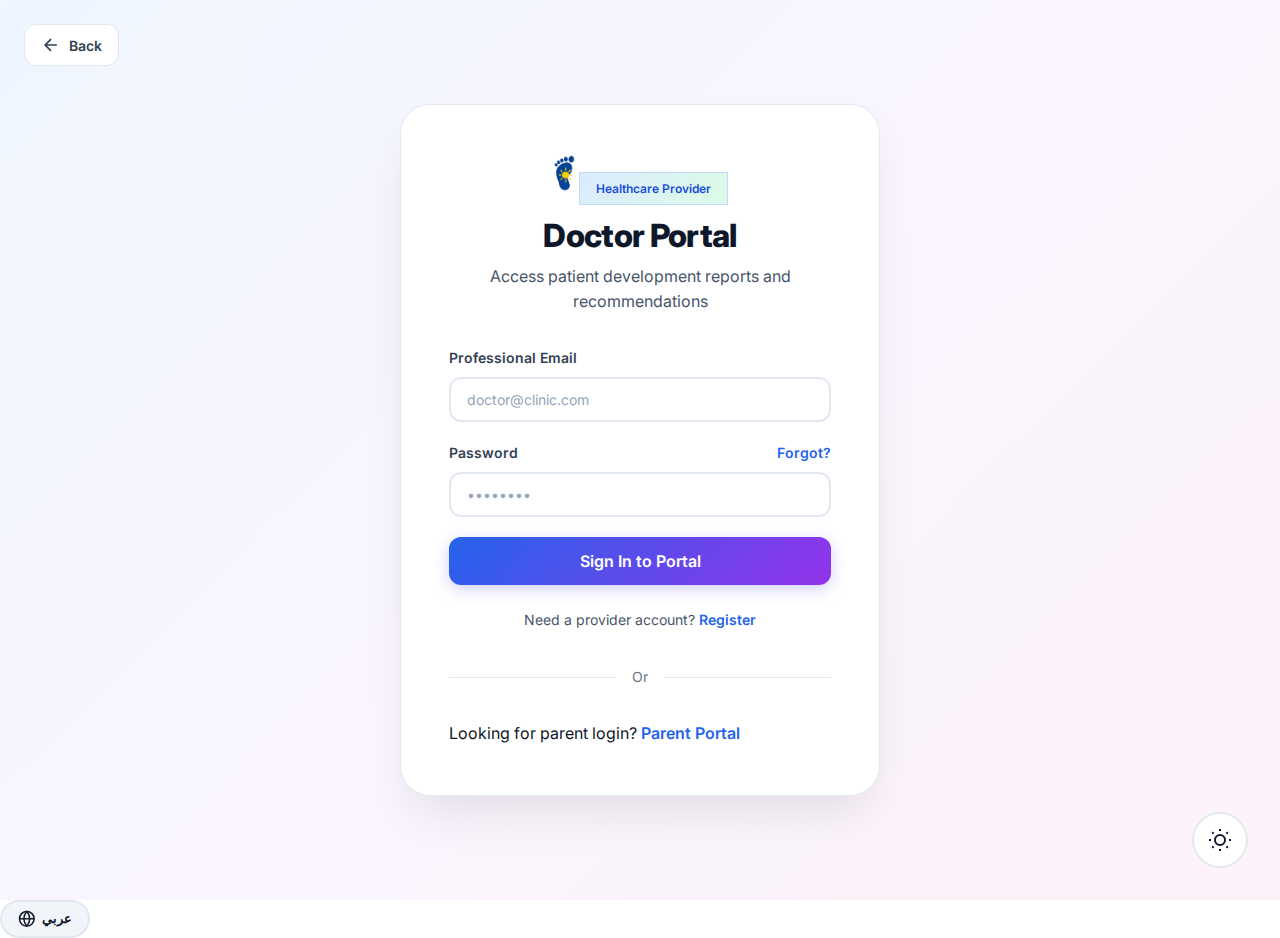
<file: doctor-login.html>
<!DOCTYPE html>
<html lang="en">

<head>
    <meta charset="UTF-8">
    <meta name="viewport" content="width=device-width, initial-scale=1.0">
    <title>Doctor Login - Bright Steps</title>
    <link rel="icon" type="image/png" href="assets/logo.png">
    <link rel="stylesheet" href="styles/globals.css">
    <link rel="stylesheet" href="styles/auth.css">
</head>

<body>
    <div class="auth-page">
        <button class="back-button" onclick="navigateTo('index')">
            <svg class="icon-sm" viewBox="0 0 24 24" fill="none" stroke="currentColor" stroke-width="2">
                <path d="M19 12H5M12 19l-7-7 7-7" />
            </svg>
            Back
        </button>

        <div class="auth-container">
            <div class="auth-card">
                <div class="auth-header">
                    <a href="index.html" class="auth-logo">
                        <img src="assets/logo.png" alt="Bright Steps">
                    </a>
                    <span class="doctor-badge-small">Healthcare Provider</span>
                    <h1 class="auth-title">Doctor Portal</h1>
                    <p class="auth-subtitle">Access patient development reports and recommendations</p>
                </div>

                <form id="doctor-login-form" class="auth-form">
                    <div class="form-group">
                        <label class="form-label" for="email">Professional Email</label>
                        <input type="email" id="email" class="form-input" placeholder="doctor@clinic.com" required>
                    </div>

                    <div class="form-group">
                        <div class="form-label-row">
                            <label class="form-label" for="password">Password</label>
                            <a href="#" class="form-link">Forgot?</a>
                        </div>
                        <input type="password" id="password" class="form-input" placeholder="••••••••" required>
                    </div>

                    <button type="submit" class="btn btn-gradient btn-lg btn-full">Sign In to Portal</button>
                </form>

                <div class="auth-footer">
                    <span class="auth-footer-text">Need a provider account? </span>
                    <a href="#" class="auth-link" onclick="navigateTo('doctor-signup'); return false;">Register</a>
                </div>

                <div class="auth-divider">
                    <span>Or</span>
                </div>

                <div class="parent-login-link">
                    <span>Looking for parent login? </span>
                    <a href="#" class="auth-link" onclick="navigateTo('login'); return false;">Parent Portal</a>
                </div>
            </div>
        </div>
    </div>

    <!-- Floating Theme Toggle -->
    <button class="theme-toggle" onclick="toggleTheme()" aria-label="Toggle dark mode">
        <svg class="sun-icon" viewBox="0 0 24 24" fill="none" stroke="currentColor" stroke-width="2">
            <circle cx="12" cy="12" r="5" />
            <path
                d="M12 1v2M12 21v2M4.22 4.22l1.42 1.42M18.36 18.36l1.42 1.42M1 12h2M21 12h2M4.22 19.78l1.42-1.42M18.36 5.64l1.42-1.42" />
        </svg>
        <svg class="moon-icon" viewBox="0 0 24 24" fill="none" stroke="currentColor" stroke-width="2">
            <path d="M21 12.79A9 9 0 1 1 11.21 3 7 7 0 0 0 21 12.79z" />
        </svg>
    </button>

    <script src="scripts/theme-toggle.js"></script>
    <script src="scripts/navigation.js"></script>

    <!-- Language Toggle -->
    <button class="language-toggle" onclick="toggleLanguage()" aria-label="Toggle language">
        <svg viewBox="0 0 24 24" fill="none" stroke="currentColor" stroke-width="2">
            <circle cx="12" cy="12" r="10" />
            <line x1="2" y1="12" x2="22" y2="12" />
            <path d="M12 2a15.3 15.3 0 0 1 4 10 15.3 15.3 0 0 1-4 10 15.3 15.3 0 0 1-4-10 15.3 15.3 0 0 1 4-10z" />
        </svg>
        عربي
    </button>
    <script src="scripts/language-toggle.js"></script>

    <script>
        document.getElementById('doctor-login-form').addEventListener('submit', function (e) {
            e.preventDefault();
            window.location.href = 'doctor-dashboard.html';
        });
    </script>
</body>

</html>
</file>
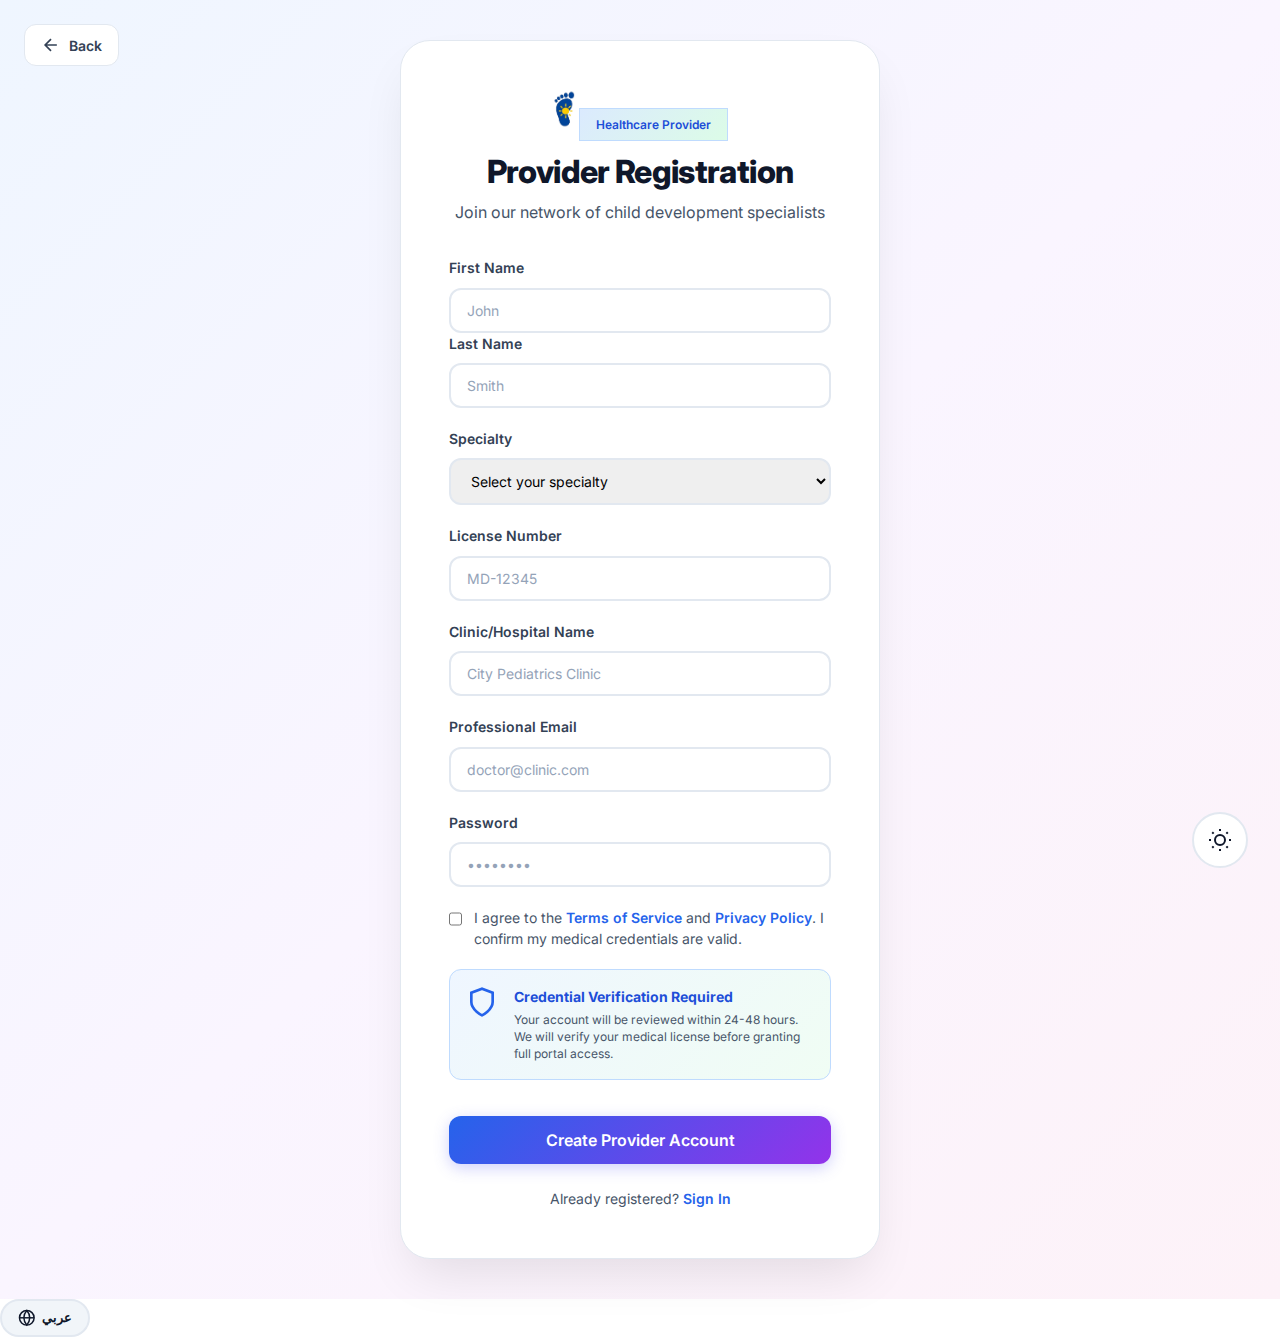
<file: doctor-signup.html>
<!DOCTYPE html>
<html lang="en">

<head>
    <meta charset="UTF-8">
    <meta name="viewport" content="width=device-width, initial-scale=1.0">
    <title>Doctor Registration - Bright Steps</title>
    <link rel="icon" type="image/png" href="assets/logo.png">
    <link rel="stylesheet" href="styles/globals.css">
    <link rel="stylesheet" href="styles/auth.css">
</head>

<body>
    <div class="auth-page">
        <button class="back-button" onclick="navigateTo('doctor-login')">
            <svg class="icon-sm" viewBox="0 0 24 24" fill="none" stroke="currentColor" stroke-width="2">
                <path d="M19 12H5M12 19l-7-7 7-7" />
            </svg>
            Back
        </button>

        <div class="auth-container">
            <div class="auth-card">
                <div class="auth-header">
                    <a href="index.html" class="auth-logo">
                        <img src="assets/logo.png" alt="Bright Steps">
                    </a>
                    <span class="doctor-badge-small">Healthcare Provider</span>
                    <h1 class="auth-title">Provider Registration</h1>
                    <p class="auth-subtitle">Join our network of child development specialists</p>
                </div>

                <form id="doctor-signup-form" class="auth-form">
                    <div class="form-row">
                        <div class="form-group">
                            <label class="form-label" for="first-name">First Name</label>
                            <input type="text" id="first-name" class="form-input" placeholder="John" required>
                        </div>
                        <div class="form-group">
                            <label class="form-label" for="last-name">Last Name</label>
                            <input type="text" id="last-name" class="form-input" placeholder="Smith" required>
                        </div>
                    </div>

                    <div class="form-group">
                        <label class="form-label" for="specialty">Specialty</label>
                        <select id="specialty" class="form-input" required>
                            <option value="">Select your specialty</option>
                            <option value="pediatrician">Pediatrician</option>
                            <option value="speech-therapist">Speech Therapist</option>
                            <option value="occupational-therapist">Occupational Therapist</option>
                            <option value="developmental-pediatrician">Developmental Pediatrician</option>
                            <option value="child-psychologist">Child Psychologist</option>
                            <option value="other">Other</option>
                        </select>
                    </div>

                    <div class="form-group">
                        <label class="form-label" for="license">License Number</label>
                        <input type="text" id="license" class="form-input" placeholder="MD-12345" required>
                    </div>

                    <div class="form-group">
                        <label class="form-label" for="clinic">Clinic/Hospital Name</label>
                        <input type="text" id="clinic" class="form-input" placeholder="City Pediatrics Clinic" required>
                    </div>

                    <div class="form-group">
                        <label class="form-label" for="email">Professional Email</label>
                        <input type="email" id="email" class="form-input" placeholder="doctor@clinic.com" required>
                    </div>

                    <div class="form-group">
                        <label class="form-label" for="password">Password</label>
                        <input type="password" id="password" class="form-input" placeholder="••••••••" required>
                    </div>

                    <div class="form-checkbox-group">
                        <input type="checkbox" id="terms" required>
                        <label for="terms" class="checkbox-label">
                            I agree to the <a href="terms.html" class="auth-link">Terms of Service</a> and
                            <a href="privacy.html" class="auth-link">Privacy Policy</a>. I confirm my medical
                            credentials are valid.
                        </label>
                    </div>

                    <!-- Verification Notice -->
                    <div class="verification-notice">
                        <svg viewBox="0 0 24 24" fill="none" stroke="currentColor" stroke-width="2">
                            <path d="M12 22s8-4 8-10V5l-8-3-8 3v7c0 6 8 10 8 10z" />
                        </svg>
                        <div class="notice-content">
                            <strong>Credential Verification Required</strong>
                            <p>Your account will be reviewed within 24-48 hours. We will verify your medical license
                                before granting full portal access.</p>
                        </div>
                    </div>

                    <button type="submit" class="btn btn-gradient btn-lg btn-full">Create Provider Account</button>
                </form>

                <div class="auth-footer">
                    <span class="auth-footer-text">Already registered? </span>
                    <a href="#" class="auth-link" onclick="navigateTo('doctor-login'); return false;">Sign In</a>
                </div>
            </div>
        </div>
    </div>

    <!-- Floating Theme Toggle -->
    <button class="theme-toggle" onclick="toggleTheme()" aria-label="Toggle dark mode">
        <svg class="sun-icon" viewBox="0 0 24 24" fill="none" stroke="currentColor" stroke-width="2">
            <circle cx="12" cy="12" r="5" />
            <path
                d="M12 1v2M12 21v2M4.22 4.22l1.42 1.42M18.36 18.36l1.42 1.42M1 12h2M21 12h2M4.22 19.78l1.42-1.42M18.36 5.64l1.42-1.42" />
        </svg>
        <svg class="moon-icon" viewBox="0 0 24 24" fill="none" stroke="currentColor" stroke-width="2">
            <path d="M21 12.79A9 9 0 1 1 11.21 3 7 7 0 0 0 21 12.79z" />
        </svg>
    </button>

    <script src="scripts/theme-toggle.js"></script>
    <script src="scripts/navigation.js"></script>

    <!-- Language Toggle -->
    <button class="language-toggle" onclick="toggleLanguage()" aria-label="Toggle language">
        <svg viewBox="0 0 24 24" fill="none" stroke="currentColor" stroke-width="2">
            <circle cx="12" cy="12" r="10" />
            <line x1="2" y1="12" x2="22" y2="12" />
            <path d="M12 2a15.3 15.3 0 0 1 4 10 15.3 15.3 0 0 1-4 10 15.3 15.3 0 0 1-4-10 15.3 15.3 0 0 1 4-10z" />
        </svg>
        عربي
    </button>
    <script src="scripts/language-toggle.js"></script>

    <script>
        document.getElementById('doctor-signup-form').addEventListener('submit', function (e) {
            e.preventDefault();
            alert('Registration submitted for verification. You will receive an email within 24-48 hours.');
            window.location.href = 'doctor-login.html';
        });
    </script>
</body>

</html>
</file>
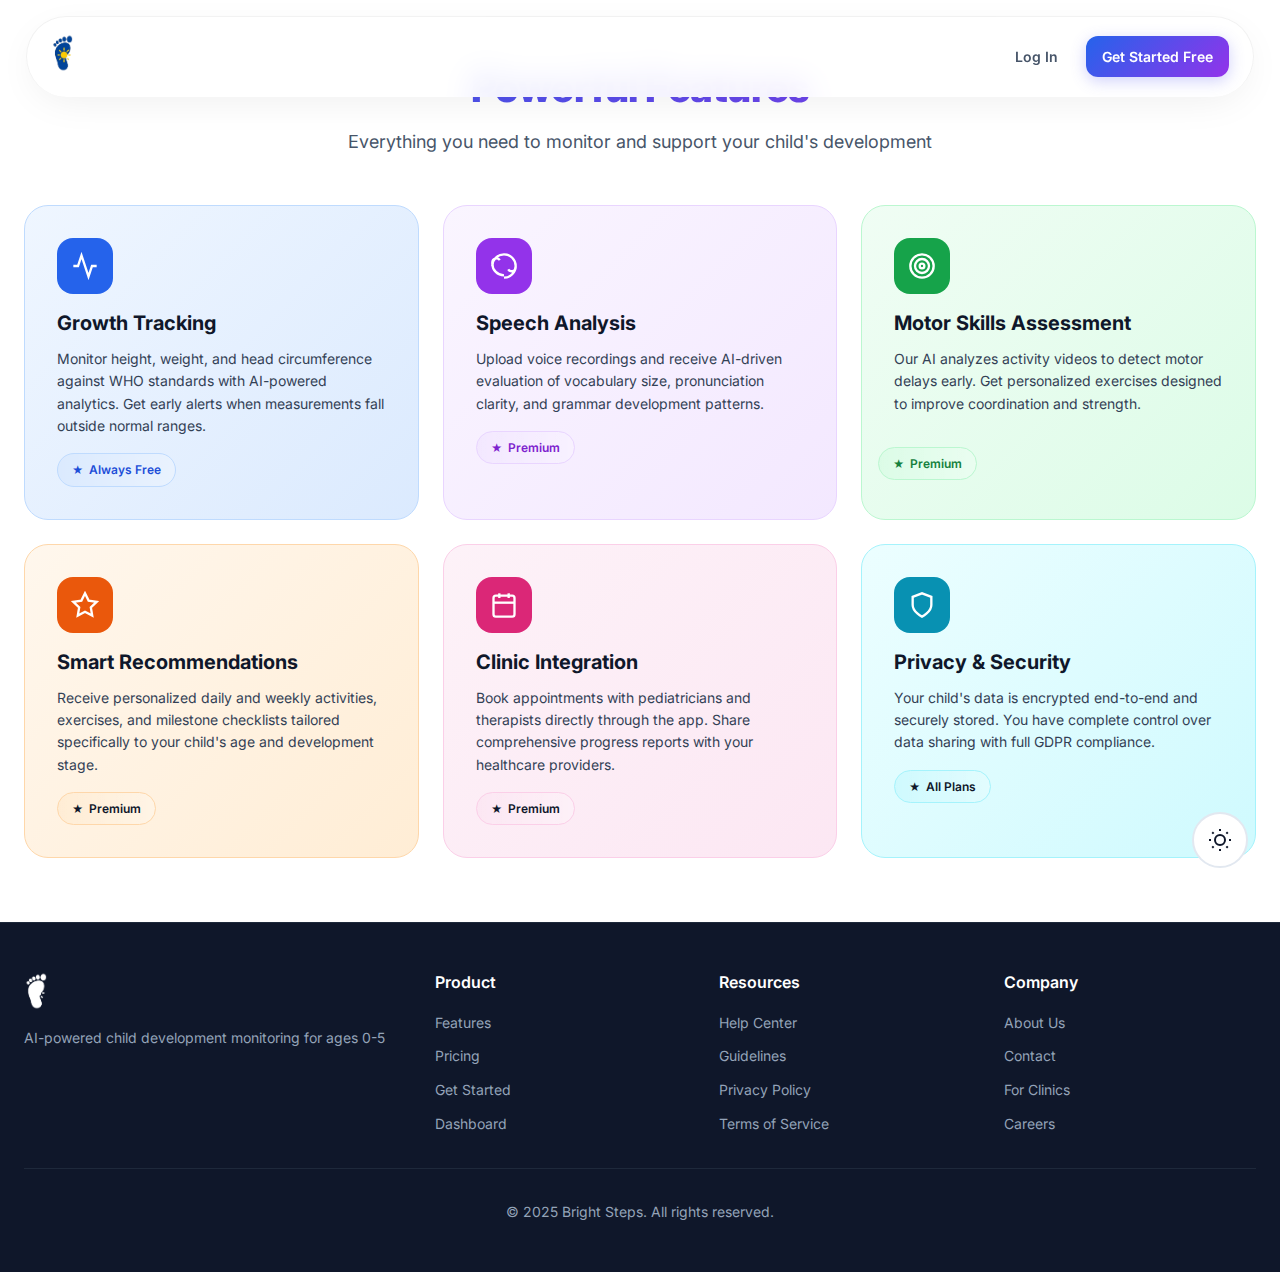
<file: features.html>
<!DOCTYPE html>
<html lang="en">

<head>
    <meta charset="UTF-8">
    <meta name="viewport" content="width=device-width, initial-scale=1.0">
    <title>Features - Bright Steps</title>
    <meta name="description"
        content="Explore all the AI-powered features of Bright Steps for child development monitoring.">
    <link rel="icon" type="image/png" href="assets/logo.png">
    <link rel="preconnect" href="https://fonts.googleapis.com">
    <link rel="preconnect" href="https://fonts.gstatic.com" crossorigin>
    <link rel="stylesheet" href="styles/globals.css">
    <link rel="stylesheet" href="styles/landing.css">
</head>

<body>
    <!-- Header -->
    <header class="header">
        <div class="header-container">
            <div class="header-logo">
                <a href="index.html">
                    <img src="assets/logo.png" alt="Bright Steps Logo">
                </a>
            </div>
            <div class="header-actions">
                <button class="btn btn-ghost" onclick="navigateTo('login')">Log In</button>
                <button class="btn btn-gradient" onclick="navigateTo('signup')">Get Started Free</button>
            </div>
        </div>
    </header>

    <main class="page-content">
        <div class="container">
            <div class="page-header">
                <h1 class="page-title">Powerful Features</h1>
                <p class="page-subtitle">Everything you need to monitor and support your child's development</p>
            </div>

            <div class="features-grid">
                <div class="feature-card card-blue">
                    <div class="feature-icon icon-blue">
                        <svg viewBox="0 0 24 24" fill="none" stroke="currentColor" stroke-width="2">
                            <path d="M22 12h-4l-3 9L9 3l-3 9H2" />
                        </svg>
                    </div>
                    <h3 class="feature-title">Growth Tracking</h3>
                    <p class="feature-description">Monitor height, weight, and head circumference against WHO standards
                        with AI-powered analytics. Get early alerts when measurements fall outside normal ranges.</p>
                    <span class="feature-badge badge-blue">Always Free</span>
                </div>

                <div class="feature-card card-purple">
                    <div class="feature-icon icon-purple">
                        <svg viewBox="0 0 24 24" fill="none" stroke="currentColor" stroke-width="2">
                            <path
                                d="M12 2a10 10 0 0 1 10 10v1a3.5 3.5 0 0 1-6.39 1.97M2 12C2 6.48 6.48 2 12 2m0 18a10 10 0 0 1-10-10v-1a3.5 3.5 0 0 1 6.39-1.97M22 12c0 5.52-4.48 10-10 10" />
                        </svg>
                    </div>
                    <h3 class="feature-title">Speech Analysis</h3>
                    <p class="feature-description">Upload voice recordings and receive AI-driven evaluation of
                        vocabulary size, pronunciation clarity, and grammar development patterns.</p>
                    <span class="feature-badge badge-purple">Premium</span>
                </div>

                <div class="feature-card card-green">
                    <div class="feature-icon icon-green">
                        <svg viewBox="0 0 24 24" fill="none" stroke="currentColor" stroke-width="2">
                            <circle cx="12" cy="12" r="10" />
                            <circle cx="12" cy="12" r="6" />
                            <circle cx="12" cy="12" r="2" />
                        </svg>
                    </div>
                    <h3 class="feature-title">Motor Skills Assessment</h3>
                    <p class="feature-description">Our AI analyzes activity videos to detect motor delays early. Get
                        personalized exercises designed to improve coordination and strength.</p>
                    <span class="feature-badge badge-green">Premium</span>
                </div>

                <div class="feature-card card-orange">
                    <div class="feature-icon icon-orange">
                        <svg viewBox="0 0 24 24" fill="none" stroke="currentColor" stroke-width="2">
                            <path
                                d="M12 2l3.09 6.26L22 9.27l-5 4.87 1.18 6.88L12 17.77l-6.18 3.25L7 14.14 2 9.27l6.91-1.01L12 2z" />
                        </svg>
                    </div>
                    <h3 class="feature-title">Smart Recommendations</h3>
                    <p class="feature-description">Receive personalized daily and weekly activities, exercises, and
                        milestone checklists tailored specifically to your child's age and development stage.</p>
                    <span class="feature-badge badge-orange">Premium</span>
                </div>

                <div class="feature-card card-pink">
                    <div class="feature-icon icon-pink">
                        <svg viewBox="0 0 24 24" fill="none" stroke="currentColor" stroke-width="2">
                            <rect x="3" y="4" width="18" height="18" rx="2" ry="2" />
                            <line x1="16" y1="2" x2="16" y2="6" />
                            <line x1="8" y1="2" x2="8" y2="6" />
                            <line x1="3" y1="10" x2="21" y2="10" />
                        </svg>
                    </div>
                    <h3 class="feature-title">Clinic Integration</h3>
                    <p class="feature-description">Book appointments with pediatricians and therapists directly through
                        the app. Share comprehensive progress reports with your healthcare providers.</p>
                    <span class="feature-badge badge-pink">Premium</span>
                </div>

                <div class="feature-card card-cyan">
                    <div class="feature-icon icon-cyan">
                        <svg viewBox="0 0 24 24" fill="none" stroke="currentColor" stroke-width="2">
                            <path d="M12 22s8-4 8-10V5l-8-3-8 3v7c0 6 8 10 8 10z" />
                        </svg>
                    </div>
                    <h3 class="feature-title">Privacy & Security</h3>
                    <p class="feature-description">Your child's data is encrypted end-to-end and securely stored. You
                        have complete control over data sharing with full GDPR compliance.</p>
                    <span class="feature-badge badge-cyan">All Plans</span>
                </div>
            </div>
        </div>
    </main>

    <!-- Footer -->
    <footer class="footer">
        <div class="footer-container">
            <div class="footer-grid">
                <div class="footer-column">
                    <div class="footer-logo">
                        <img src="assets/logo.png" alt="Bright Steps Logo">
                    </div>
                    <p class="footer-text">AI-powered child development monitoring for ages 0-5</p>
                </div>
                <div class="footer-column">
                    <h4 class="footer-heading">Product</h4>
                    <ul class="footer-links">
                        <li><a href="features.html">Features</a></li>
                        <li><a href="pricing.html">Pricing</a></li>
                        <li><a href="signup.html">Get Started</a></li>
                        <li><a href="dashboard.html">Dashboard</a></li>
                    </ul>
                </div>
                <div class="footer-column">
                    <h4 class="footer-heading">Resources</h4>
                    <ul class="footer-links">
                        <li><a href="help.html">Help Center</a></li>
                        <li><a href="help.html">Guidelines</a></li>
                        <li><a href="privacy.html">Privacy Policy</a></li>
                        <li><a href="terms.html">Terms of Service</a></li>
                    </ul>
                </div>
                <div class="footer-column">
                    <h4 class="footer-heading">Company</h4>
                    <ul class="footer-links">
                        <li><a href="about.html">About Us</a></li>
                        <li><a href="contact.html">Contact</a></li>
                        <li><a href="contact.html">For Clinics</a></li>
                        <li><a href="about.html">Careers</a></li>
                    </ul>
                </div>
            </div>
            <div class="footer-bottom">
                © 2025 Bright Steps. All rights reserved.
            </div>
        </div>
    </footer>    <!-- Floating Theme Toggle -->
    <button class="theme-toggle" onclick="toggleTheme()" aria-label="Toggle dark mode">
        <svg class="sun-icon" viewBox="0 0 24 24" fill="none" stroke="currentColor" stroke-width="2">
            <circle cx="12" cy="12" r="5"/>
            <path d="M12 1v2M12 21v2M4.22 4.22l1.42 1.42M18.36 18.36l1.42 1.42M1 12h2M21 12h2M4.22 19.78l1.42-1.42M18.36 5.64l1.42-1.42"/>
        </svg>
        <svg class="moon-icon" viewBox="0 0 24 24" fill="none" stroke="currentColor" stroke-width="2">
            <path d="M21 12.79A9 9 0 1 1 11.21 3 7 7 0 0 0 21 12.79z"/>
        </svg>
    </button>

    <script src="scripts/theme-toggle.js"></script>


    <script src="scripts/navigation.js"></script>
</body>

</html>
</file>
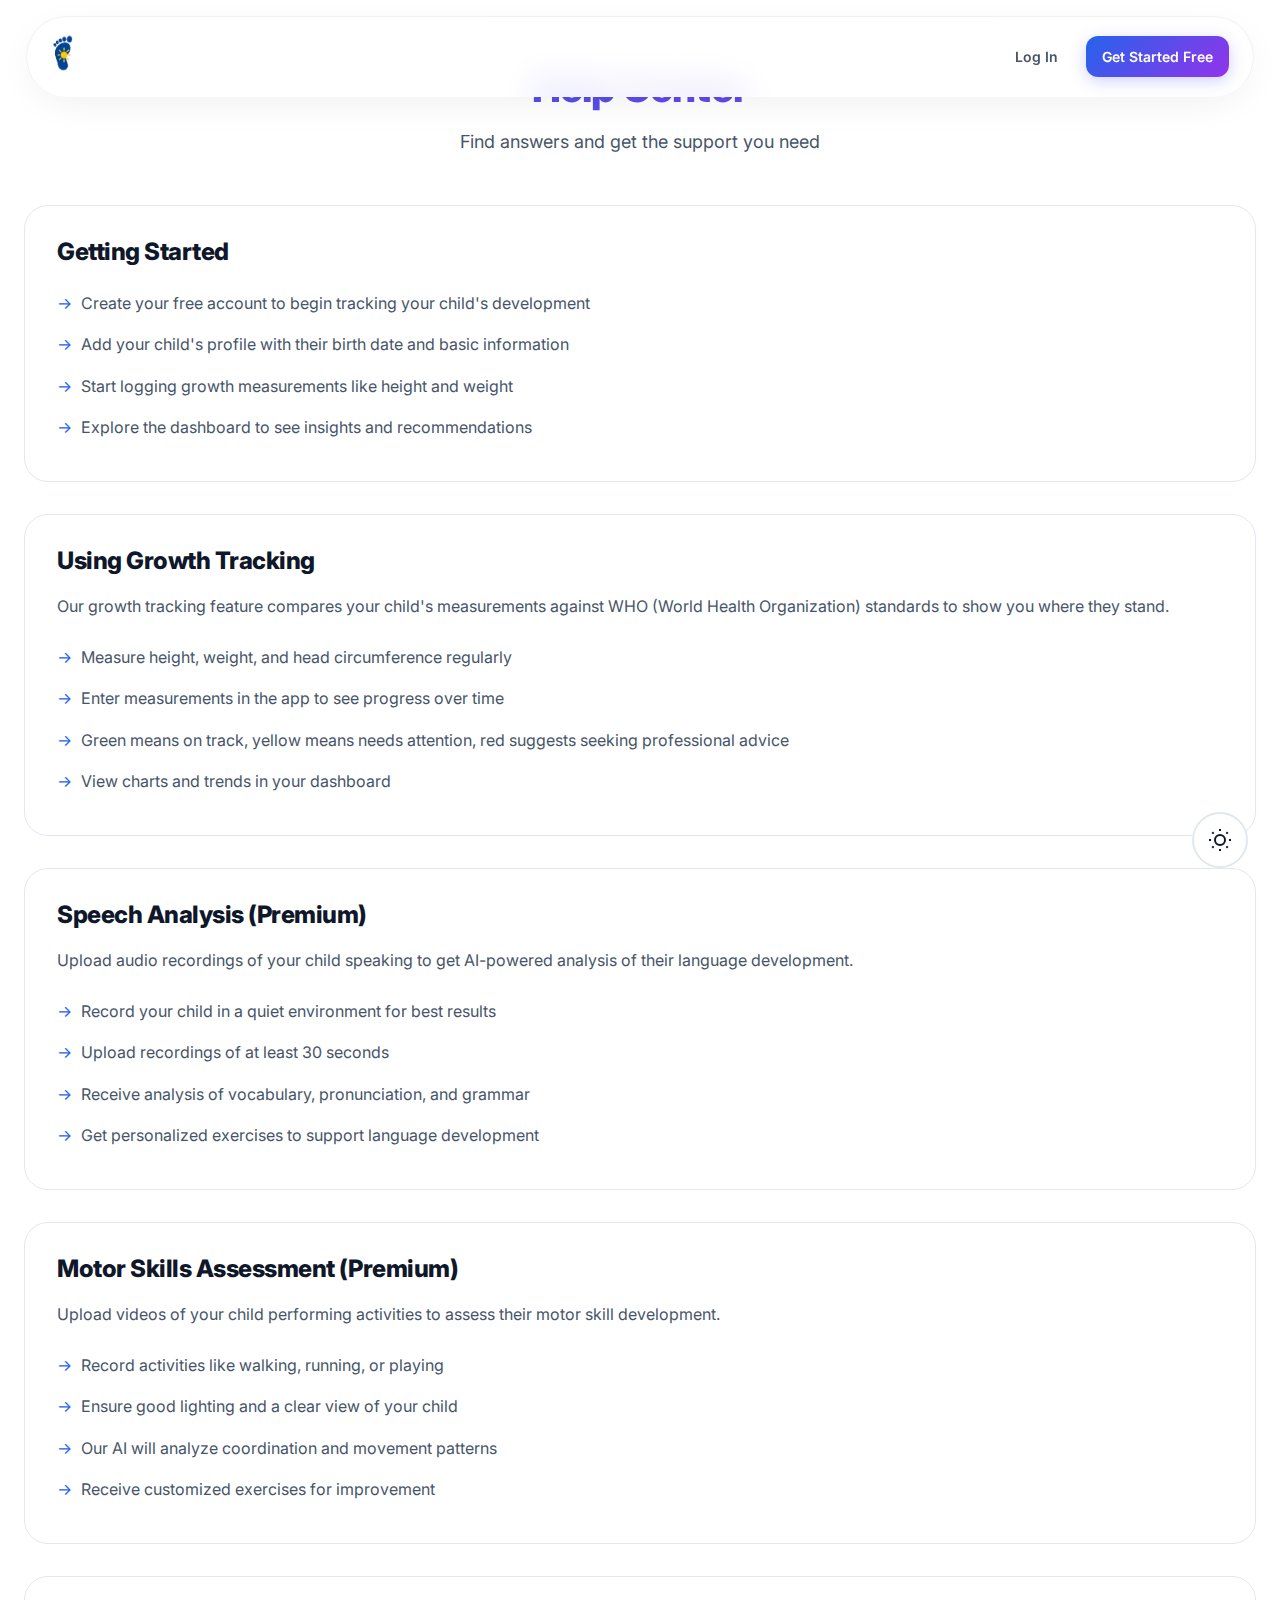
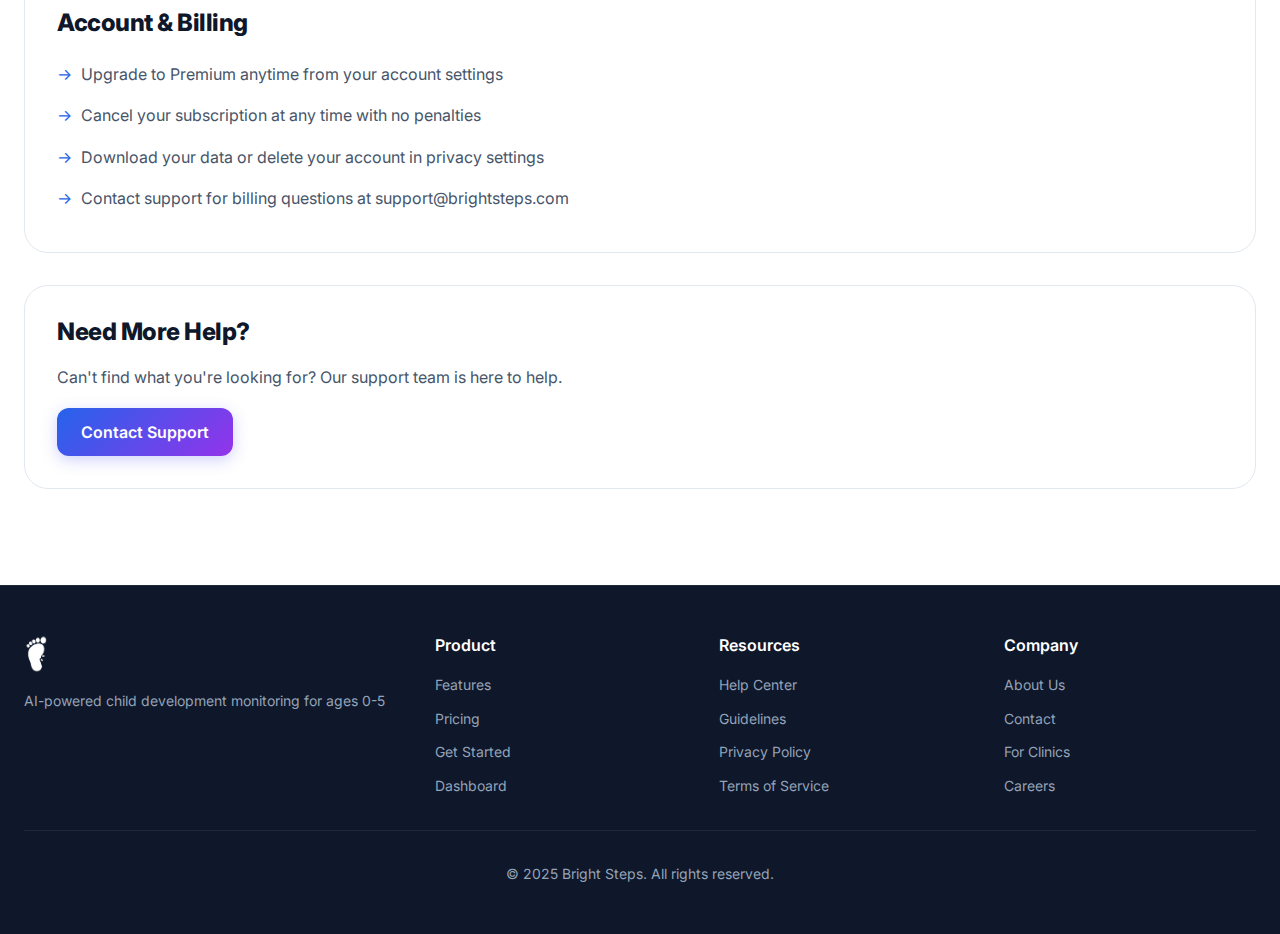
<file: help.html>
<!DOCTYPE html>
<html lang="en">

<head>
    <meta charset="UTF-8">
    <meta name="viewport" content="width=device-width, initial-scale=1.0">
    <title>Help Center - Bright Steps</title>
    <meta name="description" content="Get help and find answers to common questions about Bright Steps.">
    <link rel="icon" type="image/png" href="assets/logo.png">
    <link rel="preconnect" href="https://fonts.googleapis.com">
    <link rel="preconnect" href="https://fonts.gstatic.com" crossorigin>
    <link rel="stylesheet" href="styles/globals.css">
    <link rel="stylesheet" href="styles/landing.css">
</head>

<body>
    <!-- Header -->
    <header class="header">
        <div class="header-container">
            <div class="header-logo">
                <a href="index.html">
                    <img src="assets/logo.png" alt="Bright Steps Logo">
                </a>
            </div>
            <div class="header-actions">
                <button class="btn btn-ghost" onclick="navigateTo('login')">Log In</button>
                <button class="btn btn-gradient" onclick="navigateTo('signup')">Get Started Free</button>
            </div>
        </div>
    </header>

    <main class="page-content">
        <div class="container">
            <div class="page-header">
                <h1 class="page-title">Help Center</h1>
                <p class="page-subtitle">Find answers and get the support you need</p>
            </div>

            <div class="content-section">
                <h2>Getting Started</h2>
                <ul>
                    <li>Create your free account to begin tracking your child's development</li>
                    <li>Add your child's profile with their birth date and basic information</li>
                    <li>Start logging growth measurements like height and weight</li>
                    <li>Explore the dashboard to see insights and recommendations</li>
                </ul>
            </div>

            <div class="content-section">
                <h2>Using Growth Tracking</h2>
                <p>Our growth tracking feature compares your child's measurements against WHO (World Health
                    Organization) standards to show you where they stand.</p>
                <ul>
                    <li>Measure height, weight, and head circumference regularly</li>
                    <li>Enter measurements in the app to see progress over time</li>
                    <li>Green means on track, yellow means needs attention, red suggests seeking professional advice
                    </li>
                    <li>View charts and trends in your dashboard</li>
                </ul>
            </div>

            <div class="content-section">
                <h2>Speech Analysis (Premium)</h2>
                <p>Upload audio recordings of your child speaking to get AI-powered analysis of their language
                    development.</p>
                <ul>
                    <li>Record your child in a quiet environment for best results</li>
                    <li>Upload recordings of at least 30 seconds</li>
                    <li>Receive analysis of vocabulary, pronunciation, and grammar</li>
                    <li>Get personalized exercises to support language development</li>
                </ul>
            </div>

            <div class="content-section">
                <h2>Motor Skills Assessment (Premium)</h2>
                <p>Upload videos of your child performing activities to assess their motor skill development.</p>
                <ul>
                    <li>Record activities like walking, running, or playing</li>
                    <li>Ensure good lighting and a clear view of your child</li>
                    <li>Our AI will analyze coordination and movement patterns</li>
                    <li>Receive customized exercises for improvement</li>
                </ul>
            </div>

            <div class="content-section">
                <h2>Account & Billing</h2>
                <ul>
                    <li>Upgrade to Premium anytime from your account settings</li>
                    <li>Cancel your subscription at any time with no penalties</li>
                    <li>Download your data or delete your account in privacy settings</li>
                    <li>Contact support for billing questions at support@brightsteps.com</li>
                </ul>
            </div>

            <div class="content-section">
                <h2>Need More Help?</h2>
                <p>Can't find what you're looking for? Our support team is here to help.</p>
                <button class="btn btn-gradient btn-lg" onclick="navigateTo('contact')">Contact Support</button>
            </div>
        </div>
    </main>

    <!-- Footer -->
    <footer class="footer">
        <div class="footer-container">
            <div class="footer-grid">
                <div class="footer-column">
                    <div class="footer-logo">
                        <img src="assets/logo.png" alt="Bright Steps Logo">
                    </div>
                    <p class="footer-text">AI-powered child development monitoring for ages 0-5</p>
                </div>
                <div class="footer-column">
                    <h4 class="footer-heading">Product</h4>
                    <ul class="footer-links">
                        <li><a href="features.html">Features</a></li>
                        <li><a href="pricing.html">Pricing</a></li>
                        <li><a href="signup.html">Get Started</a></li>
                        <li><a href="dashboard.html">Dashboard</a></li>
                    </ul>
                </div>
                <div class="footer-column">
                    <h4 class="footer-heading">Resources</h4>
                    <ul class="footer-links">
                        <li><a href="help.html">Help Center</a></li>
                        <li><a href="help.html">Guidelines</a></li>
                        <li><a href="privacy.html">Privacy Policy</a></li>
                        <li><a href="terms.html">Terms of Service</a></li>
                    </ul>
                </div>
                <div class="footer-column">
                    <h4 class="footer-heading">Company</h4>
                    <ul class="footer-links">
                        <li><a href="about.html">About Us</a></li>
                        <li><a href="contact.html">Contact</a></li>
                        <li><a href="contact.html">For Clinics</a></li>
                        <li><a href="about.html">Careers</a></li>
                    </ul>
                </div>
            </div>
            <div class="footer-bottom">
                © 2025 Bright Steps. All rights reserved.
            </div>
        </div>
    </footer>    <!-- Floating Theme Toggle -->
    <button class="theme-toggle" onclick="toggleTheme()" aria-label="Toggle dark mode">
        <svg class="sun-icon" viewBox="0 0 24 24" fill="none" stroke="currentColor" stroke-width="2">
            <circle cx="12" cy="12" r="5"/>
            <path d="M12 1v2M12 21v2M4.22 4.22l1.42 1.42M18.36 18.36l1.42 1.42M1 12h2M21 12h2M4.22 19.78l1.42-1.42M18.36 5.64l1.42-1.42"/>
        </svg>
        <svg class="moon-icon" viewBox="0 0 24 24" fill="none" stroke="currentColor" stroke-width="2">
            <path d="M21 12.79A9 9 0 1 1 11.21 3 7 7 0 0 0 21 12.79z"/>
        </svg>
    </button>

    <script src="scripts/theme-toggle.js"></script>


    <script src="scripts/navigation.js"></script>
</body>

</html>
</file>
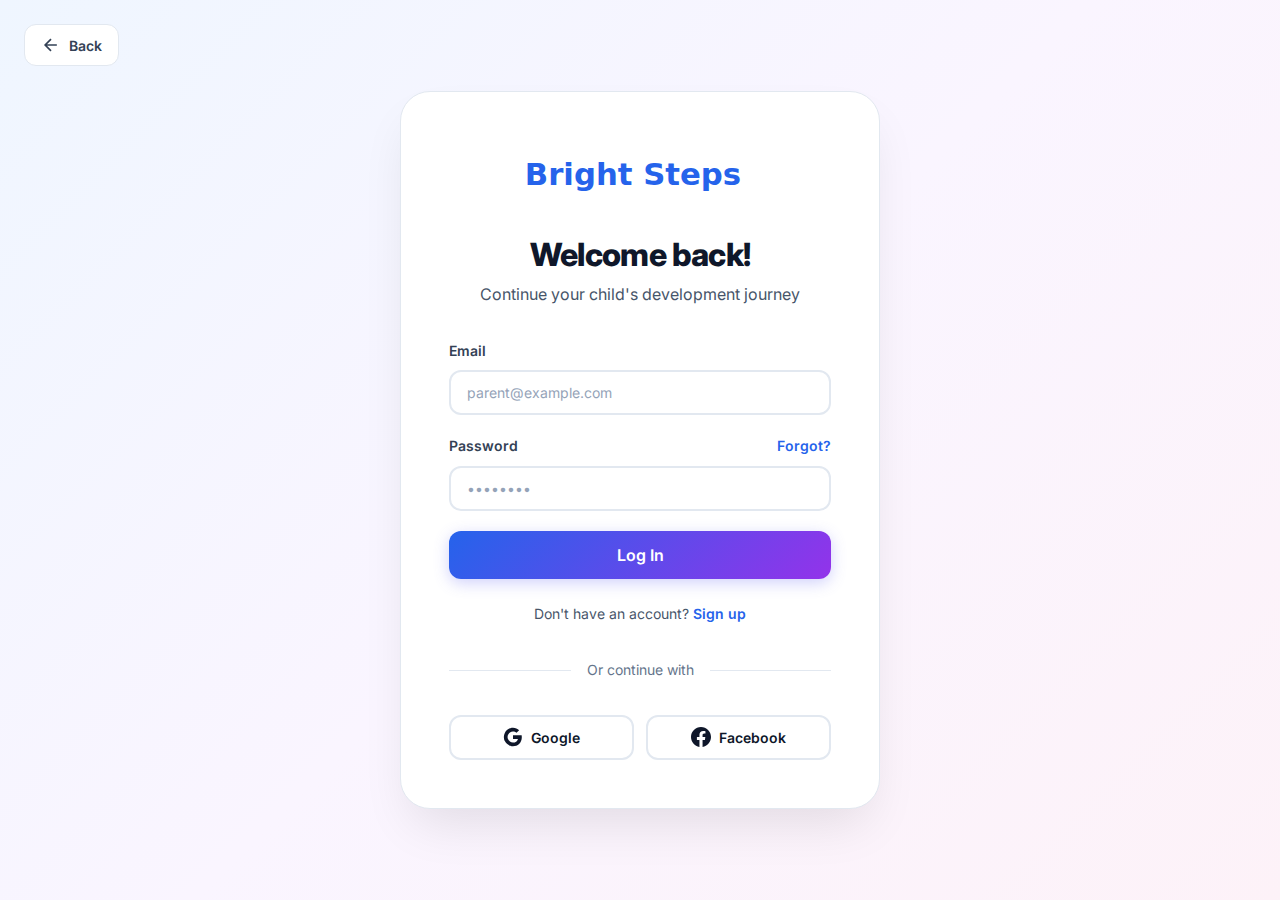
<file: login.html>
<!DOCTYPE html>
<html lang="en">

<head>
    <meta charset="UTF-8">
    <meta name="viewport" content="width=device-width, initial-scale=1.0">
    <title>Log In - Bright Steps</title>
    <link rel="stylesheet" href="styles/globals.css">
    <link rel="stylesheet" href="styles/auth.css">
</head>

<body>
    <div class="auth-page">
        <button class="back-button" onclick="navigateTo('index')">
            <svg class="icon-sm" viewBox="0 0 24 24" fill="none" stroke="currentColor" stroke-width="2">
                <path d="M19 12H5M12 19l-7-7 7-7" />
            </svg>
            Back
        </button>

        <div class="auth-container">
            <div class="auth-card">
                <div class="auth-header">
                    <svg class="auth-logo" viewBox="0 0 200 50" xmlns="http://www.w3.org/2000/svg">
                        <text x="10" y="35" font-family="system-ui, -apple-system, sans-serif" font-size="24"
                            font-weight="700" fill="#2563eb">Bright Steps</text>
                    </svg>
                    <h1 class="auth-title">Welcome back!</h1>
                    <p class="auth-subtitle">Continue your child's development journey</p>
                </div>

                <form id="login-form" class="auth-form">
                    <div class="form-group">
                        <label class="form-label" for="email">Email</label>
                        <input type="email" id="email" class="form-input" placeholder="parent@example.com" required>
                    </div>

                    <div class="form-group">
                        <div class="form-label-row">
                            <label class="form-label" for="password">Password</label>
                            <a href="#" class="form-link">Forgot?</a>
                        </div>
                        <input type="password" id="password" class="form-input" placeholder="••••••••" required>
                    </div>

                    <button type="submit" class="btn btn-gradient btn-lg btn-full">Log In</button>
                </form>

                <div class="auth-footer">
                    <span class="auth-footer-text">Don't have an account? </span>
                    <a href="#" class="auth-link" onclick="navigateTo('signup'); return false;">Sign up</a>
                </div>

                <div class="auth-divider">
                    <span>Or continue with</span>
                </div>

                <div class="social-buttons">
                    <button class="btn btn-outline btn-social">
                        <svg class="social-icon" viewBox="0 0 24 24">
                            <path fill="currentColor"
                                d="M22.56 12.25c0-.78-.07-1.53-.2-2.25H12v4.26h5.92c-.26 1.37-1.04 2.53-2.21 3.31v2.77h3.57c2.08-1.92 3.28-4.74 3.28-8.09z" />
                            <path fill="currentColor"
                                d="M12 23c2.97 0 5.46-.98 7.28-2.66l-3.57-2.77c-.98.66-2.23 1.06-3.71 1.06-2.86 0-5.29-1.93-6.16-4.53H2.18v2.84C3.99 20.53 7.7 23 12 23z" />
                            <path fill="currentColor"
                                d="M5.84 14.09c-.22-.66-.35-1.36-.35-2.09s.13-1.43.35-2.09V7.07H2.18C1.43 8.55 1 10.22 1 12s.43 3.45 1.18 4.93l2.85-2.22.81-.62z" />
                            <path fill="currentColor"
                                d="M12 5.38c1.62 0 3.06.56 4.21 1.64l3.15-3.15C17.45 2.09 14.97 1 12 1 7.7 1 3.99 3.47 2.18 7.07l3.66 2.84c.87-2.6 3.3-4.53 6.16-4.53z" />
                        </svg>
                        Google
                    </button>
                    <button class="btn btn-outline btn-social">
                        <svg class="social-icon" fill="currentColor" viewBox="0 0 24 24">
                            <path
                                d="M24 12.073c0-6.627-5.373-12-12-12s-12 5.373-12 12c0 5.99 4.388 10.954 10.125 11.854v-8.385H7.078v-3.47h3.047V9.43c0-3.007 1.792-4.669 4.533-4.669 1.312 0 2.686.235 2.686.235v2.953H15.83c-1.491 0-1.956.925-1.956 1.874v2.25h3.328l-.532 3.47h-2.796v8.385C19.612 23.027 24 18.062 24 12.073z" />
                        </svg>
                        Facebook
                    </button>
                </div>
            </div>
        </div>
    </div>

    <script src="scripts/navigation.js"></script>
    <script src="scripts/auth.js"></script>
</body>

</html>
</file>
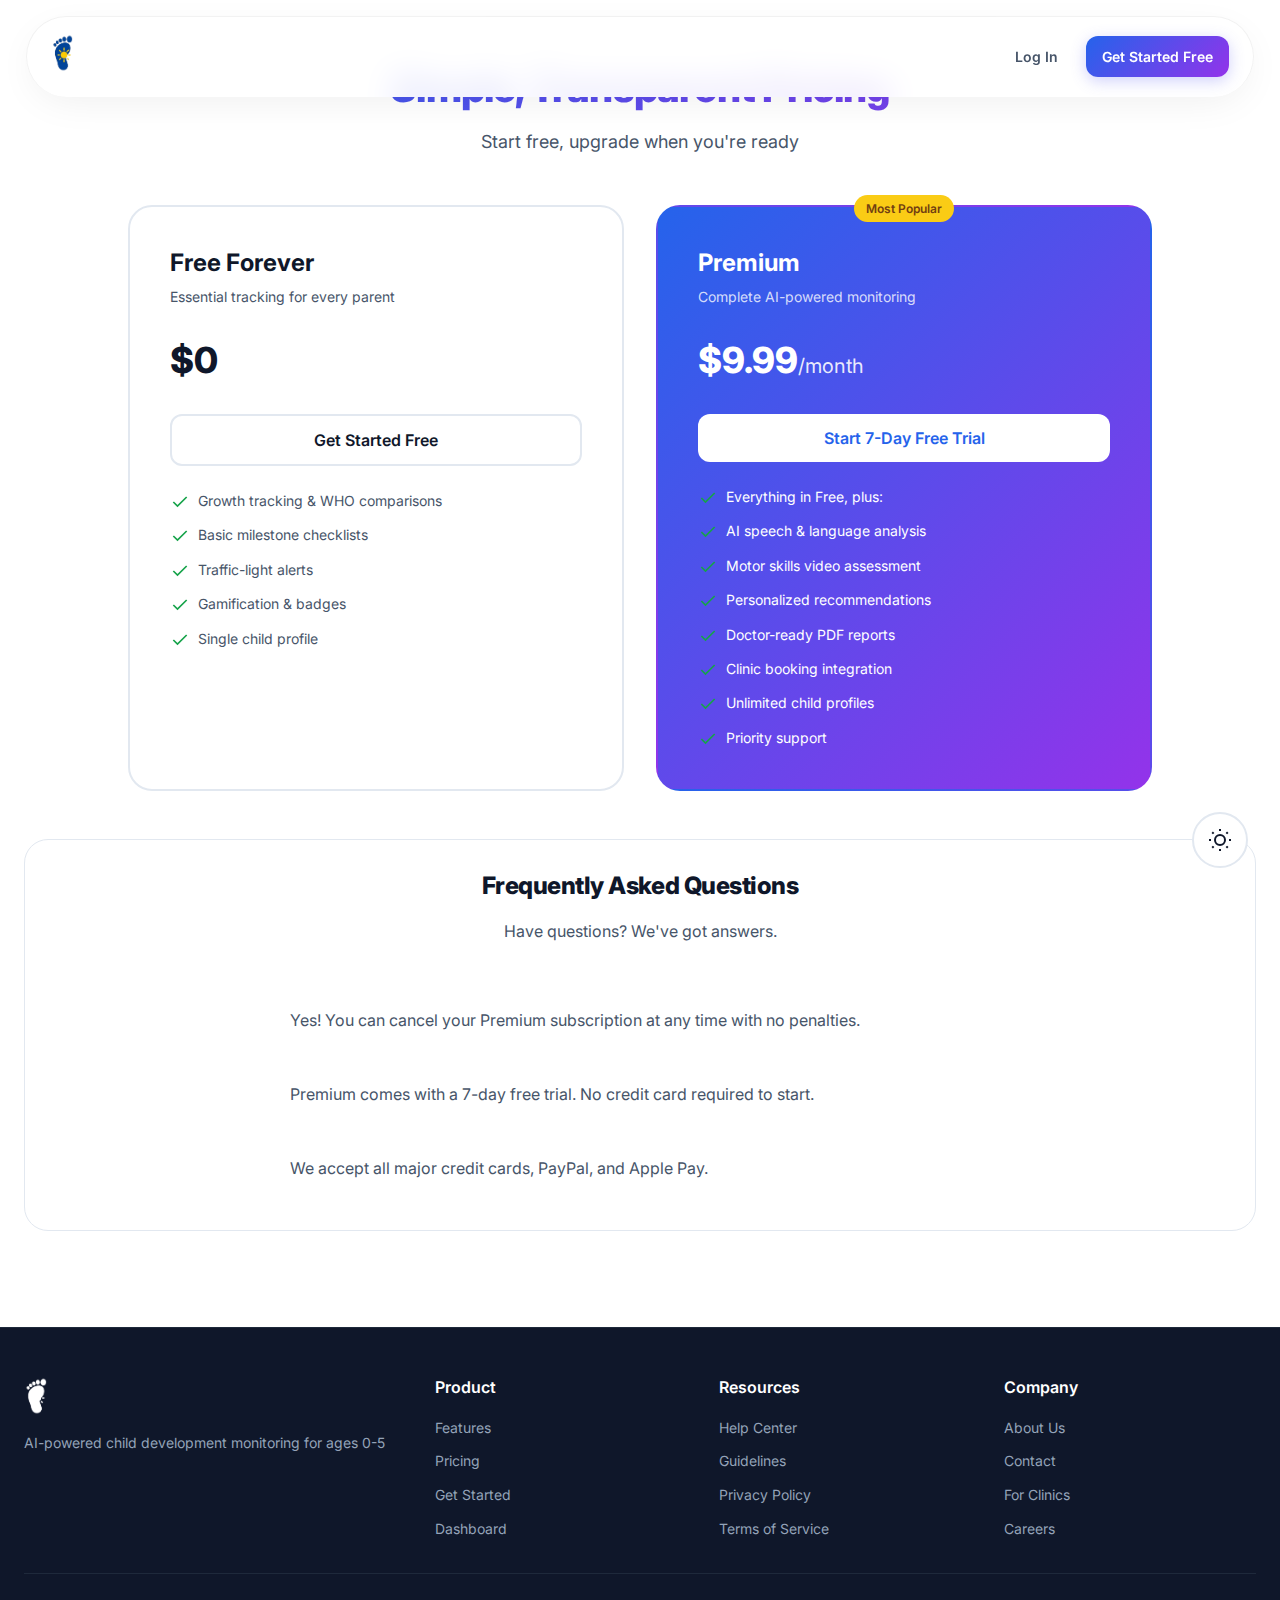
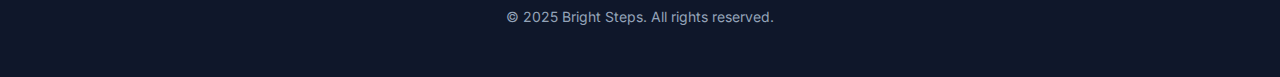
<file: pricing.html>
<!DOCTYPE html>
<html lang="en">

<head>
    <meta charset="UTF-8">
    <meta name="viewport" content="width=device-width, initial-scale=1.0">
    <title>Pricing - Bright Steps</title>
    <meta name="description" content="Simple, transparent pricing for Bright Steps child development monitoring.">
    <link rel="icon" type="image/png" href="assets/logo.png">
    <link rel="preconnect" href="https://fonts.googleapis.com">
    <link rel="preconnect" href="https://fonts.gstatic.com" crossorigin>
    <link rel="stylesheet" href="styles/globals.css">
    <link rel="stylesheet" href="styles/landing.css">
</head>

<body>
    <!-- Header -->
    <header class="header">
        <div class="header-container">
            <div class="header-logo">
                <a href="index.html">
                    <img src="assets/logo.png" alt="Bright Steps Logo">
                </a>
            </div>
            <div class="header-actions">
                <button class="btn btn-ghost" onclick="navigateTo('login')">Log In</button>
                <button class="btn btn-gradient" onclick="navigateTo('signup')">Get Started Free</button>
            </div>
        </div>
    </header>

    <main class="page-content">
        <div class="container">
            <div class="page-header">
                <h1 class="page-title">Simple, Transparent Pricing</h1>
                <p class="page-subtitle">Start free, upgrade when you're ready</p>
            </div>

            <div class="pricing-grid">
                <div class="pricing-card card-free">
                    <h3 class="pricing-plan-title">Free Forever</h3>
                    <p class="pricing-plan-subtitle">Essential tracking for every parent</p>
                    <div class="pricing-amount">$0</div>
                    <button class="btn btn-outline btn-lg btn-full" onclick="navigateTo('signup')">Get Started
                        Free</button>
                    <div class="pricing-features">
                        <div class="pricing-feature">
                            <svg class="icon-sm" viewBox="0 0 24 24" fill="none" stroke="currentColor" stroke-width="2">
                                <path d="M20 6L9 17l-5-5" />
                            </svg>
                            <span>Growth tracking & WHO comparisons</span>
                        </div>
                        <div class="pricing-feature">
                            <svg class="icon-sm" viewBox="0 0 24 24" fill="none" stroke="currentColor" stroke-width="2">
                                <path d="M20 6L9 17l-5-5" />
                            </svg>
                            <span>Basic milestone checklists</span>
                        </div>
                        <div class="pricing-feature">
                            <svg class="icon-sm" viewBox="0 0 24 24" fill="none" stroke="currentColor" stroke-width="2">
                                <path d="M20 6L9 17l-5-5" />
                            </svg>
                            <span>Traffic-light alerts</span>
                        </div>
                        <div class="pricing-feature">
                            <svg class="icon-sm" viewBox="0 0 24 24" fill="none" stroke="currentColor" stroke-width="2">
                                <path d="M20 6L9 17l-5-5" />
                            </svg>
                            <span>Gamification & badges</span>
                        </div>
                        <div class="pricing-feature">
                            <svg class="icon-sm" viewBox="0 0 24 24" fill="none" stroke="currentColor" stroke-width="2">
                                <path d="M20 6L9 17l-5-5" />
                            </svg>
                            <span>Single child profile</span>
                        </div>
                    </div>
                </div>

                <div class="pricing-card card-premium">
                    <div class="popular-badge">Most Popular</div>
                    <h3 class="pricing-plan-title text-white">Premium</h3>
                    <p class="pricing-plan-subtitle text-light">Complete AI-powered monitoring</p>
                    <div class="pricing-amount text-white">
                        $9.99<span class="pricing-period">/month</span>
                    </div>
                    <button class="btn btn-white btn-lg btn-full" onclick="navigateTo('signup')">Start 7-Day Free
                        Trial</button>
                    <div class="pricing-features">
                        <div class="pricing-feature text-white">
                            <svg class="icon-sm" viewBox="0 0 24 24" fill="none" stroke="currentColor" stroke-width="2">
                                <path d="M20 6L9 17l-5-5" />
                            </svg>
                            <span>Everything in Free, plus:</span>
                        </div>
                        <div class="pricing-feature text-white">
                            <svg class="icon-sm" viewBox="0 0 24 24" fill="none" stroke="currentColor" stroke-width="2">
                                <path d="M20 6L9 17l-5-5" />
                            </svg>
                            <span>AI speech & language analysis</span>
                        </div>
                        <div class="pricing-feature text-white">
                            <svg class="icon-sm" viewBox="0 0 24 24" fill="none" stroke="currentColor" stroke-width="2">
                                <path d="M20 6L9 17l-5-5" />
                            </svg>
                            <span>Motor skills video assessment</span>
                        </div>
                        <div class="pricing-feature text-white">
                            <svg class="icon-sm" viewBox="0 0 24 24" fill="none" stroke="currentColor" stroke-width="2">
                                <path d="M20 6L9 17l-5-5" />
                            </svg>
                            <span>Personalized recommendations</span>
                        </div>
                        <div class="pricing-feature text-white">
                            <svg class="icon-sm" viewBox="0 0 24 24" fill="none" stroke="currentColor" stroke-width="2">
                                <path d="M20 6L9 17l-5-5" />
                            </svg>
                            <span>Doctor-ready PDF reports</span>
                        </div>
                        <div class="pricing-feature text-white">
                            <svg class="icon-sm" viewBox="0 0 24 24" fill="none" stroke="currentColor" stroke-width="2">
                                <path d="M20 6L9 17l-5-5" />
                            </svg>
                            <span>Clinic booking integration</span>
                        </div>
                        <div class="pricing-feature text-white">
                            <svg class="icon-sm" viewBox="0 0 24 24" fill="none" stroke="currentColor" stroke-width="2">
                                <path d="M20 6L9 17l-5-5" />
                            </svg>
                            <span>Unlimited child profiles</span>
                        </div>
                        <div class="pricing-feature text-white">
                            <svg class="icon-sm" viewBox="0 0 24 24" fill="none" stroke="currentColor" stroke-width="2">
                                <path d="M20 6L9 17l-5-5" />
                            </svg>
                            <span>Priority support</span>
                        </div>
                    </div>
                </div>
            </div>

            <div class="content-section" style="margin-top: 3rem; text-align: center;">
                <h2>Frequently Asked Questions</h2>
                <p style="margin-bottom: 2rem;">Have questions? We've got answers.</p>
                <div style="text-align: left; max-width: 700px; margin: 0 auto;">
                    <p><strong style="color: white;">Can I cancel anytime?</strong><br>Yes! You can cancel your Premium
                        subscription at any time with no penalties.</p>
                    <p><strong style="color: white;">Is there a free trial?</strong><br>Premium comes with a 7-day free
                        trial. No credit card required to start.</p>
                    <p><strong style="color: white;">What payment methods do you accept?</strong><br>We accept all major
                        credit cards, PayPal, and Apple Pay.</p>
                </div>
            </div>
        </div>
    </main>

    <!-- Footer -->
    <footer class="footer">
        <div class="footer-container">
            <div class="footer-grid">
                <div class="footer-column">
                    <div class="footer-logo">
                        <img src="assets/logo.png" alt="Bright Steps Logo">
                    </div>
                    <p class="footer-text">AI-powered child development monitoring for ages 0-5</p>
                </div>
                <div class="footer-column">
                    <h4 class="footer-heading">Product</h4>
                    <ul class="footer-links">
                        <li><a href="features.html">Features</a></li>
                        <li><a href="pricing.html">Pricing</a></li>
                        <li><a href="signup.html">Get Started</a></li>
                        <li><a href="dashboard.html">Dashboard</a></li>
                    </ul>
                </div>
                <div class="footer-column">
                    <h4 class="footer-heading">Resources</h4>
                    <ul class="footer-links">
                        <li><a href="help.html">Help Center</a></li>
                        <li><a href="help.html">Guidelines</a></li>
                        <li><a href="privacy.html">Privacy Policy</a></li>
                        <li><a href="terms.html">Terms of Service</a></li>
                    </ul>
                </div>
                <div class="footer-column">
                    <h4 class="footer-heading">Company</h4>
                    <ul class="footer-links">
                        <li><a href="about.html">About Us</a></li>
                        <li><a href="contact.html">Contact</a></li>
                        <li><a href="contact.html">For Clinics</a></li>
                        <li><a href="about.html">Careers</a></li>
                    </ul>
                </div>
            </div>
            <div class="footer-bottom">
                © 2025 Bright Steps. All rights reserved.
            </div>
        </div>
    </footer>    <!-- Floating Theme Toggle -->
    <button class="theme-toggle" onclick="toggleTheme()" aria-label="Toggle dark mode">
        <svg class="sun-icon" viewBox="0 0 24 24" fill="none" stroke="currentColor" stroke-width="2">
            <circle cx="12" cy="12" r="5"/>
            <path d="M12 1v2M12 21v2M4.22 4.22l1.42 1.42M18.36 18.36l1.42 1.42M1 12h2M21 12h2M4.22 19.78l1.42-1.42M18.36 5.64l1.42-1.42"/>
        </svg>
        <svg class="moon-icon" viewBox="0 0 24 24" fill="none" stroke="currentColor" stroke-width="2">
            <path d="M21 12.79A9 9 0 1 1 11.21 3 7 7 0 0 0 21 12.79z"/>
        </svg>
    </button>

    <script src="scripts/theme-toggle.js"></script>


    <script src="scripts/navigation.js"></script>
</body>

</html>
</file>
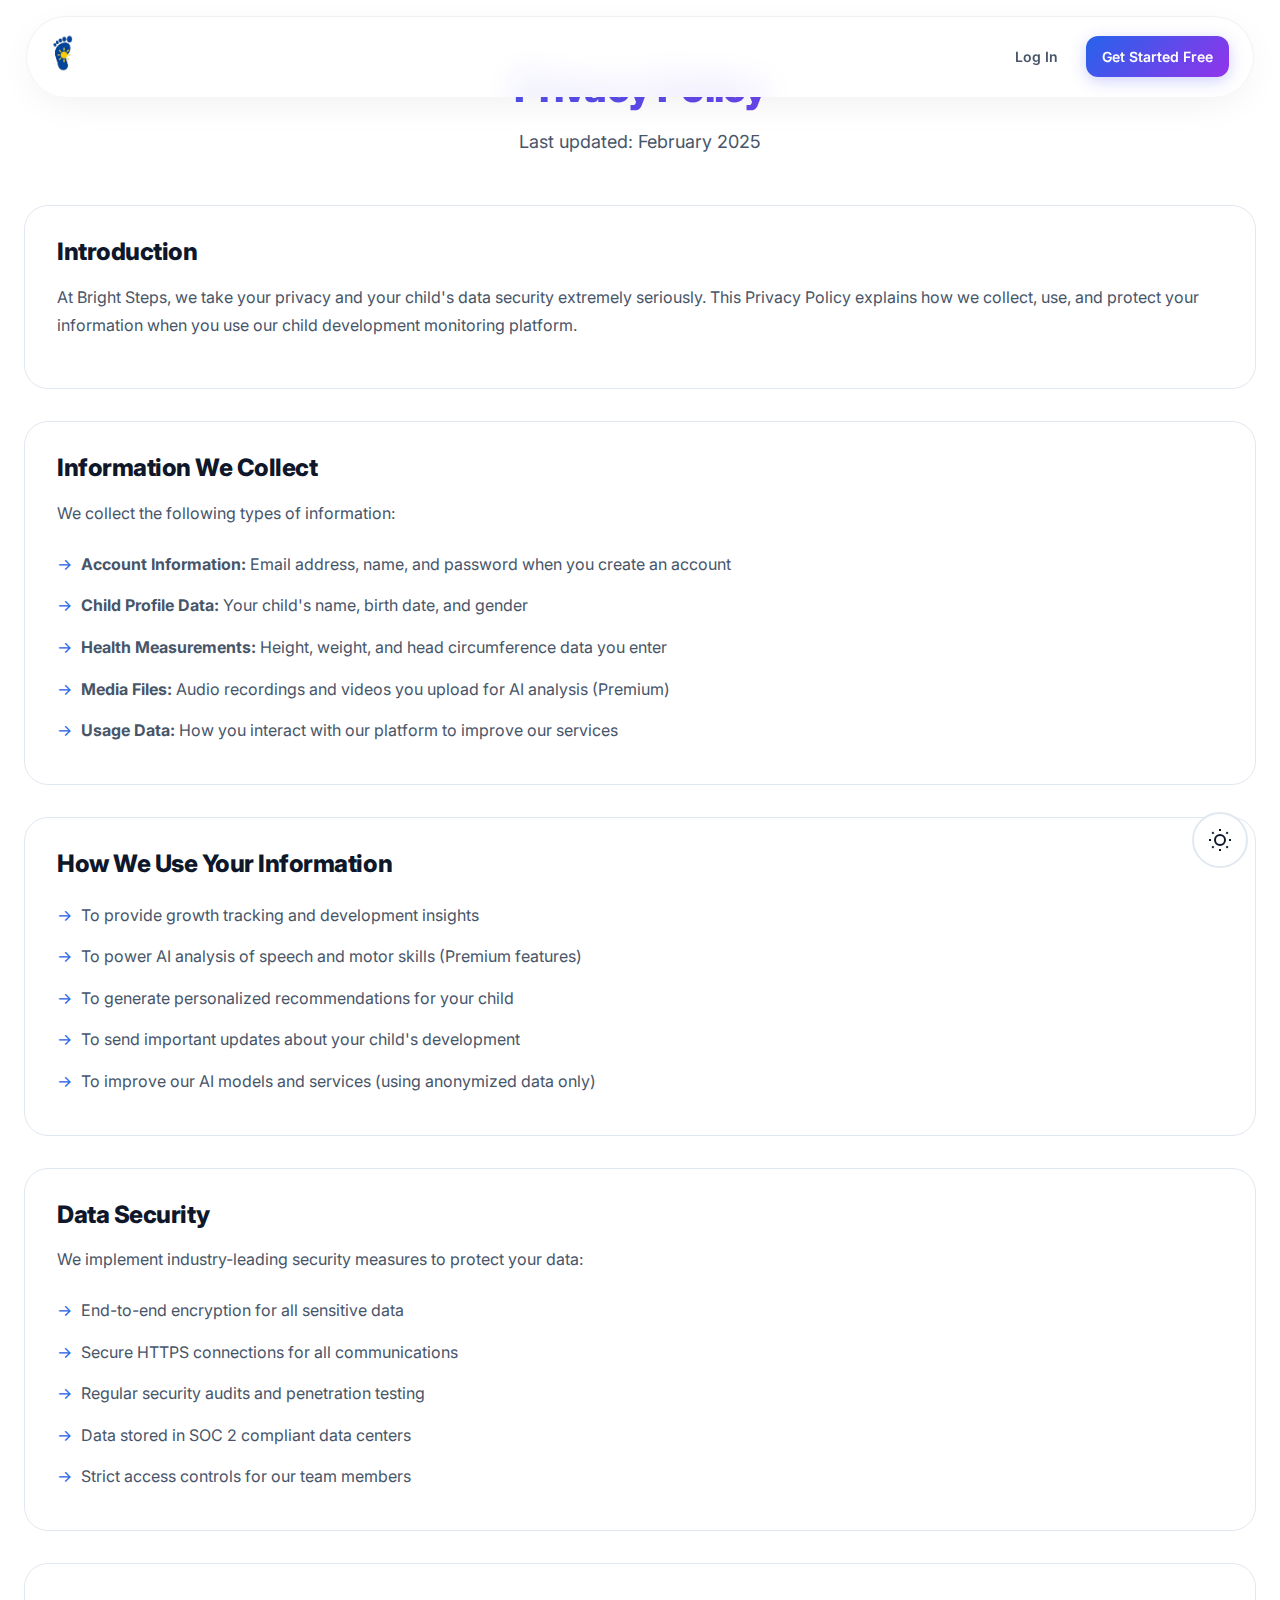
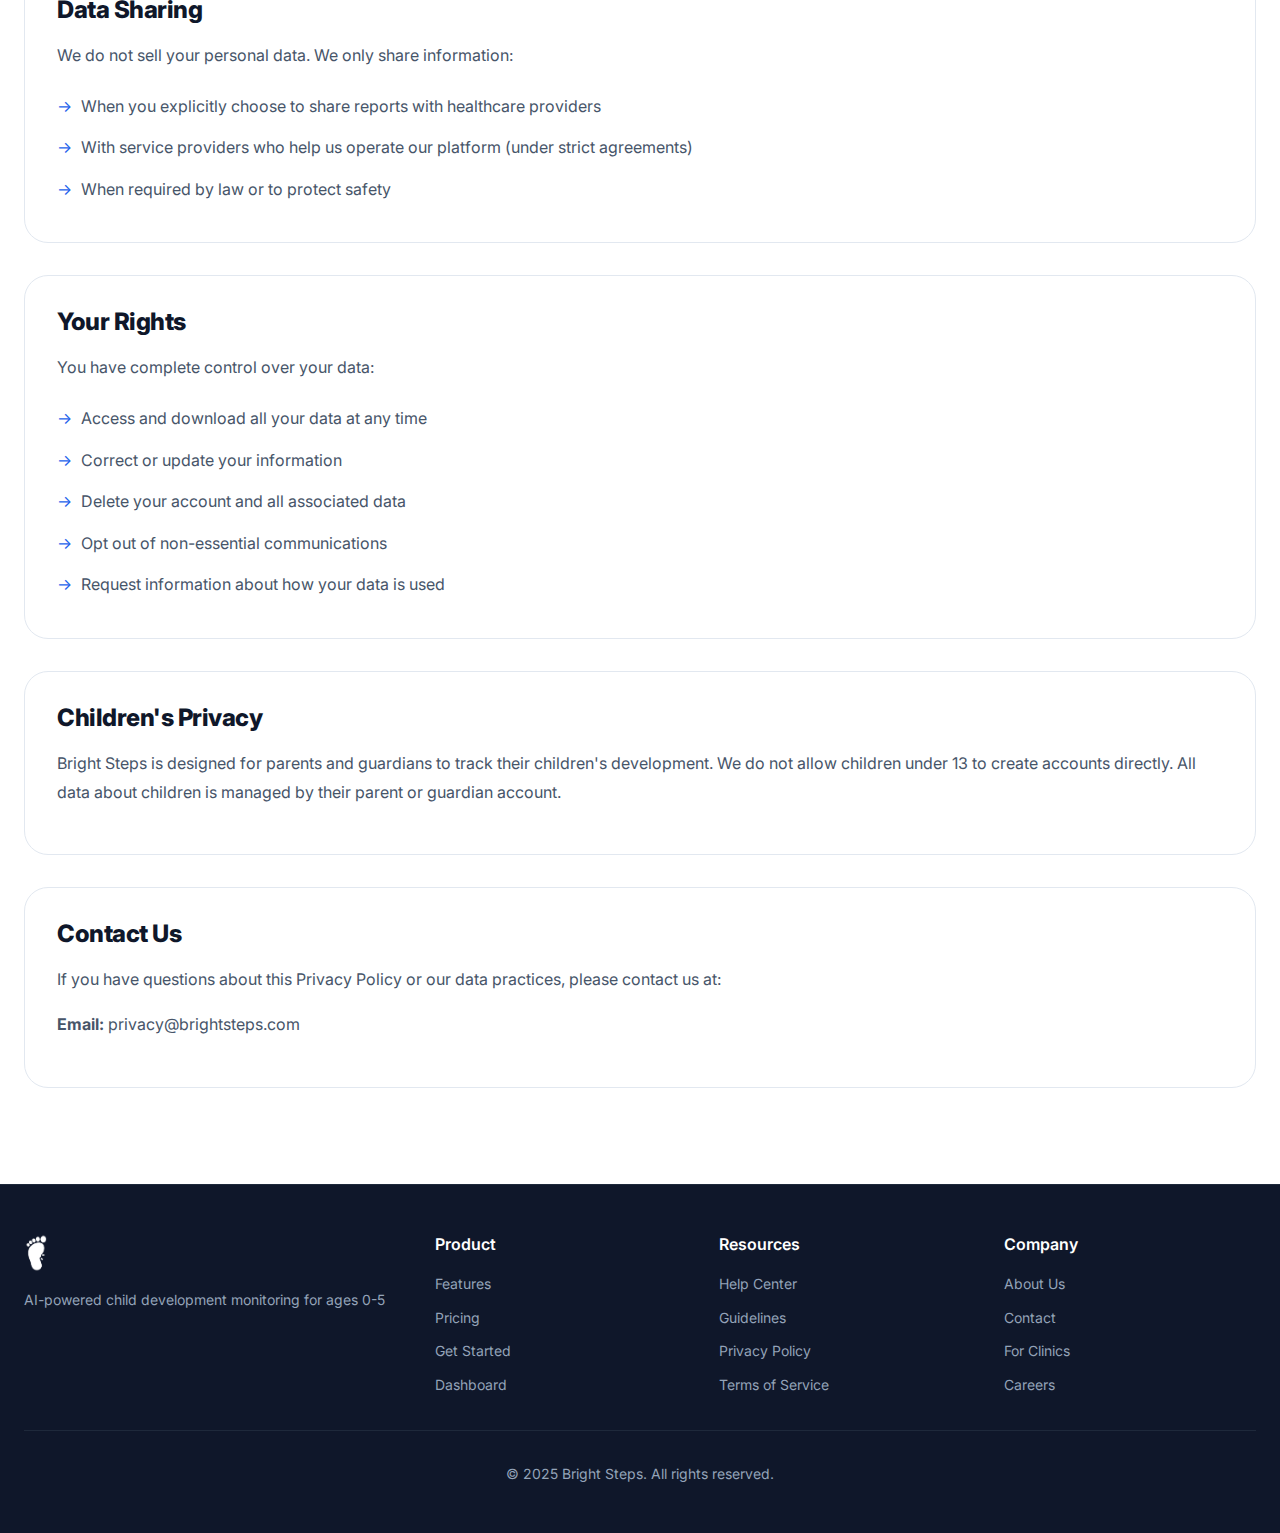
<file: privacy.html>
<!DOCTYPE html>
<html lang="en">

<head>
    <meta charset="UTF-8">
    <meta name="viewport" content="width=device-width, initial-scale=1.0">
    <title>Privacy Policy - Bright Steps</title>
    <meta name="description" content="Bright Steps Privacy Policy - How we protect your child's data.">
    <link rel="icon" type="image/png" href="assets/logo.png">
    <link rel="preconnect" href="https://fonts.googleapis.com">
    <link rel="preconnect" href="https://fonts.gstatic.com" crossorigin>
    <link rel="stylesheet" href="styles/globals.css">
    <link rel="stylesheet" href="styles/landing.css">
</head>

<body>
    <!-- Header -->
    <header class="header">
        <div class="header-container">
            <div class="header-logo">
                <a href="index.html">
                    <img src="assets/logo.png" alt="Bright Steps Logo">
                </a>
            </div>
            <div class="header-actions">
                <button class="btn btn-ghost" onclick="navigateTo('login')">Log In</button>
                <button class="btn btn-gradient" onclick="navigateTo('signup')">Get Started Free</button>
            </div>
        </div>
    </header>

    <main class="page-content">
        <div class="container">
            <div class="page-header">
                <h1 class="page-title">Privacy Policy</h1>
                <p class="page-subtitle">Last updated: February 2025</p>
            </div>

            <div class="content-section">
                <h2>Introduction</h2>
                <p>At Bright Steps, we take your privacy and your child's data security extremely seriously. This
                    Privacy Policy explains how we collect, use, and protect your information when you use our child
                    development monitoring platform.</p>
            </div>

            <div class="content-section">
                <h2>Information We Collect</h2>
                <p>We collect the following types of information:</p>
                <ul>
                    <li><strong>Account Information:</strong> Email address, name, and password when you create an
                        account</li>
                    <li><strong>Child Profile Data:</strong> Your child's name, birth date, and gender</li>
                    <li><strong>Health Measurements:</strong> Height, weight, and head circumference data you enter</li>
                    <li><strong>Media Files:</strong> Audio recordings and videos you upload for AI analysis (Premium)
                    </li>
                    <li><strong>Usage Data:</strong> How you interact with our platform to improve our services</li>
                </ul>
            </div>

            <div class="content-section">
                <h2>How We Use Your Information</h2>
                <ul>
                    <li>To provide growth tracking and development insights</li>
                    <li>To power AI analysis of speech and motor skills (Premium features)</li>
                    <li>To generate personalized recommendations for your child</li>
                    <li>To send important updates about your child's development</li>
                    <li>To improve our AI models and services (using anonymized data only)</li>
                </ul>
            </div>

            <div class="content-section">
                <h2>Data Security</h2>
                <p>We implement industry-leading security measures to protect your data:</p>
                <ul>
                    <li>End-to-end encryption for all sensitive data</li>
                    <li>Secure HTTPS connections for all communications</li>
                    <li>Regular security audits and penetration testing</li>
                    <li>Data stored in SOC 2 compliant data centers</li>
                    <li>Strict access controls for our team members</li>
                </ul>
            </div>

            <div class="content-section">
                <h2>Data Sharing</h2>
                <p>We do not sell your personal data. We only share information:</p>
                <ul>
                    <li>When you explicitly choose to share reports with healthcare providers</li>
                    <li>With service providers who help us operate our platform (under strict agreements)</li>
                    <li>When required by law or to protect safety</li>
                </ul>
            </div>

            <div class="content-section">
                <h2>Your Rights</h2>
                <p>You have complete control over your data:</p>
                <ul>
                    <li>Access and download all your data at any time</li>
                    <li>Correct or update your information</li>
                    <li>Delete your account and all associated data</li>
                    <li>Opt out of non-essential communications</li>
                    <li>Request information about how your data is used</li>
                </ul>
            </div>

            <div class="content-section">
                <h2>Children's Privacy</h2>
                <p>Bright Steps is designed for parents and guardians to track their children's development. We do not
                    allow children under 13 to create accounts directly. All data about children is managed by their
                    parent or guardian account.</p>
            </div>

            <div class="content-section">
                <h2>Contact Us</h2>
                <p>If you have questions about this Privacy Policy or our data practices, please contact us at:</p>
                <p><strong>Email:</strong> privacy@brightsteps.com</p>
            </div>
        </div>
    </main>

    <!-- Footer -->
    <footer class="footer">
        <div class="footer-container">
            <div class="footer-grid">
                <div class="footer-column">
                    <div class="footer-logo">
                        <img src="assets/logo.png" alt="Bright Steps Logo">
                    </div>
                    <p class="footer-text">AI-powered child development monitoring for ages 0-5</p>
                </div>
                <div class="footer-column">
                    <h4 class="footer-heading">Product</h4>
                    <ul class="footer-links">
                        <li><a href="features.html">Features</a></li>
                        <li><a href="pricing.html">Pricing</a></li>
                        <li><a href="signup.html">Get Started</a></li>
                        <li><a href="dashboard.html">Dashboard</a></li>
                    </ul>
                </div>
                <div class="footer-column">
                    <h4 class="footer-heading">Resources</h4>
                    <ul class="footer-links">
                        <li><a href="help.html">Help Center</a></li>
                        <li><a href="help.html">Guidelines</a></li>
                        <li><a href="privacy.html">Privacy Policy</a></li>
                        <li><a href="terms.html">Terms of Service</a></li>
                    </ul>
                </div>
                <div class="footer-column">
                    <h4 class="footer-heading">Company</h4>
                    <ul class="footer-links">
                        <li><a href="about.html">About Us</a></li>
                        <li><a href="contact.html">Contact</a></li>
                        <li><a href="contact.html">For Clinics</a></li>
                        <li><a href="about.html">Careers</a></li>
                    </ul>
                </div>
            </div>
            <div class="footer-bottom">
                © 2025 Bright Steps. All rights reserved.
            </div>
        </div>
    </footer>    <!-- Floating Theme Toggle -->
    <button class="theme-toggle" onclick="toggleTheme()" aria-label="Toggle dark mode">
        <svg class="sun-icon" viewBox="0 0 24 24" fill="none" stroke="currentColor" stroke-width="2">
            <circle cx="12" cy="12" r="5"/>
            <path d="M12 1v2M12 21v2M4.22 4.22l1.42 1.42M18.36 18.36l1.42 1.42M1 12h2M21 12h2M4.22 19.78l1.42-1.42M18.36 5.64l1.42-1.42"/>
        </svg>
        <svg class="moon-icon" viewBox="0 0 24 24" fill="none" stroke="currentColor" stroke-width="2">
            <path d="M21 12.79A9 9 0 1 1 11.21 3 7 7 0 0 0 21 12.79z"/>
        </svg>
    </button>

    <script src="scripts/theme-toggle.js"></script>


    <script src="scripts/navigation.js"></script>
</body>

</html>
</file>
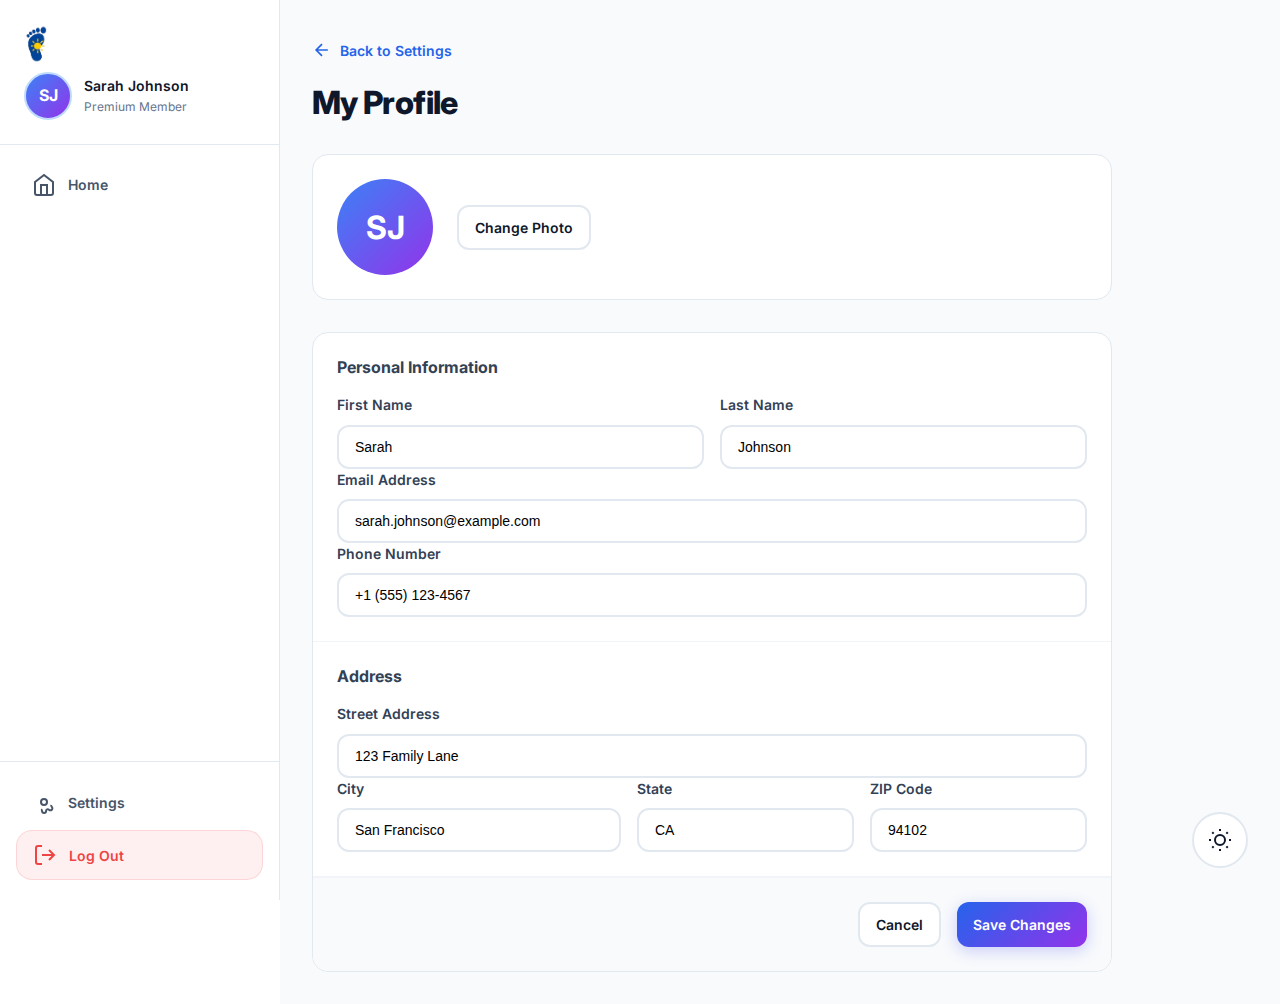
<file: profile.html>
<!DOCTYPE html>
<html lang="en">

<head>
    <meta charset="UTF-8">
    <meta name="viewport" content="width=device-width, initial-scale=1.0">
    <title>My Profile - Bright Steps</title>
    <link rel="icon" type="image/png" href="assets/logo.png">
    <link rel="stylesheet" href="styles/globals.css">
    <link rel="stylesheet" href="styles/dashboard.css">
    <link rel="stylesheet" href="styles/settings.css">
    <link rel="stylesheet" href="styles/profile.css">
</head>

<body>
    <div class="dashboard-layout">
        <!-- Sidebar -->
        <aside class="dashboard-sidebar">
            <div class="sidebar-header">
                <a href="index.html" class="sidebar-logo">
                    <img src="assets/logo.png" alt="Bright Steps" style="height: 2.5rem; width: auto;">
                </a>
                <div class="user-profile">
                    <div class="user-avatar">SJ</div>
                    <div class="user-info">
                        <div class="user-name">Sarah Johnson</div>
                        <div class="user-badge-text">Premium Member</div>
                    </div>
                </div>
            </div>

            <nav class="sidebar-nav">
                <button class="nav-item" onclick="navigateTo('dashboard')">
                    <svg class="nav-icon" viewBox="0 0 24 24" fill="none" stroke="currentColor" stroke-width="2">
                        <path d="M3 9l9-7 9 7v11a2 2 0 0 1-2 2H5a2 2 0 0 1-2-2z" />
                        <polyline points="9 22 9 12 15 12 15 22" />
                    </svg>
                    <span>Home</span>
                </button>
            </nav>

            <div class="sidebar-footer">
                <button class="nav-item" onclick="navigateTo('settings')">
                    <svg class="nav-icon" viewBox="0 0 24 24" fill="none" stroke="currentColor" stroke-width="2">
                        <circle cx="12" cy="12" r="3" />
                        <path
                            d="M19.4 15a1.65 1.65 0 0 0 .33 1.82l.06.06a2 2 0 0 1 0 2.83 2 2 0 0 1-2.83 0l-.06-.06a1.65 1.65 0 0 0-1.82-.33 1.65 1.65 0 0 0-1 1.51V21a2 2 0 0 1-2 2 2 2 0 0 1-2-2v-.09A1.65 1.65 0 0 0 9 19.4" />
                    </svg>
                    <span>Settings</span>
                </button>
                <button class="nav-item nav-item-logout" onclick="navigateTo('index')">
                    <svg class="nav-icon" viewBox="0 0 24 24" fill="none" stroke="currentColor" stroke-width="2">
                        <path d="M9 21H5a2 2 0 0 1-2-2V5a2 2 0 0 1 2-2h4" />
                        <polyline points="16 17 21 12 16 7" />
                        <line x1="21" y1="12" x2="9" y2="12" />
                    </svg>
                    <span>Log Out</span>
                </button>
            </div>
        </aside>

        <!-- Main Content -->
        <main class="dashboard-main">
            <div class="dashboard-content">
                <div class="profile-header">
                    <button class="back-btn" onclick="navigateTo('settings')">
                        <svg viewBox="0 0 24 24" fill="none" stroke="currentColor" stroke-width="2">
                            <path d="M19 12H5M12 19l-7-7 7-7" />
                        </svg>
                        Back to Settings
                    </button>
                    <h1 class="dashboard-title">My Profile</h1>
                </div>

                <div class="profile-content">
                    <!-- Profile Picture Section -->
                    <div class="profile-picture-section">
                        <div class="profile-picture-large">SJ</div>
                        <button class="btn btn-outline">Change Photo</button>
                    </div>

                    <!-- Profile Form -->
                    <form class="profile-form" id="profile-form">
                        <div class="form-section">
                            <h3 class="form-section-title">Personal Information</h3>
                            <div class="form-grid">
                                <div class="form-group">
                                    <label class="form-label" for="first-name">First Name</label>
                                    <input type="text" id="first-name" class="form-input" value="Sarah">
                                </div>
                                <div class="form-group">
                                    <label class="form-label" for="last-name">Last Name</label>
                                    <input type="text" id="last-name" class="form-input" value="Johnson">
                                </div>
                            </div>
                            <div class="form-group">
                                <label class="form-label" for="email">Email Address</label>
                                <input type="email" id="email" class="form-input" value="sarah.johnson@example.com">
                            </div>
                            <div class="form-group">
                                <label class="form-label" for="phone">Phone Number</label>
                                <input type="tel" id="phone" class="form-input" value="+1 (555) 123-4567">
                            </div>
                        </div>

                        <div class="form-section">
                            <h3 class="form-section-title">Address</h3>
                            <div class="form-group">
                                <label class="form-label" for="address">Street Address</label>
                                <input type="text" id="address" class="form-input" value="123 Family Lane">
                            </div>
                            <div class="form-grid form-grid-3">
                                <div class="form-group">
                                    <label class="form-label" for="city">City</label>
                                    <input type="text" id="city" class="form-input" value="San Francisco">
                                </div>
                                <div class="form-group">
                                    <label class="form-label" for="state">State</label>
                                    <input type="text" id="state" class="form-input" value="CA">
                                </div>
                                <div class="form-group">
                                    <label class="form-label" for="zip">ZIP Code</label>
                                    <input type="text" id="zip" class="form-input" value="94102">
                                </div>
                            </div>
                        </div>

                        <div class="form-actions">
                            <button type="button" class="btn btn-outline"
                                onclick="navigateTo('settings')">Cancel</button>
                            <button type="submit" class="btn btn-gradient">Save Changes</button>
                        </div>
                    </form>
                </div>
            </div>
        </main>
    </div>

    <!-- Floating Theme Toggle -->
    <button class="theme-toggle" onclick="toggleTheme()" aria-label="Toggle dark mode">
        <svg class="sun-icon" viewBox="0 0 24 24" fill="none" stroke="currentColor" stroke-width="2">
            <circle cx="12" cy="12" r="5" />
            <path
                d="M12 1v2M12 21v2M4.22 4.22l1.42 1.42M18.36 18.36l1.42 1.42M1 12h2M21 12h2M4.22 19.78l1.42-1.42M18.36 5.64l1.42-1.42" />
        </svg>
        <svg class="moon-icon" viewBox="0 0 24 24" fill="none" stroke="currentColor" stroke-width="2">
            <path d="M21 12.79A9 9 0 1 1 11.21 3 7 7 0 0 0 21 12.79z" />
        </svg>
    </button>

    <script src="scripts/theme-toggle.js"></script>
    <script src="scripts/navigation.js"></script>
    <script>
        document.getElementById('profile-form').addEventListener('submit', function (e) {
            e.preventDefault();
            alert('Profile updated successfully!');
        });
    </script>
</body>

</html>
</file>
<file: styles/landing.css>
/* Header */
.header {
    background: rgba(255, 255, 255, 0.85);
    backdrop-filter: blur(16px);
    -webkit-backdrop-filter: blur(16px);
    border-bottom: 1px solid var(--border-color);
    position: fixed;
    width: 100%;
    left: 0;
    right: 0;
    top: 0;
    z-index: 50;
    transition: all 0.3s cubic-bezier(0.16, 1, 0.3, 1);
}

@media (min-width: 1024px) {
    .header {
        top: 1rem;
        width: 96%;
        max-width: 1280px;
        margin: 0 auto;
        border-radius: 9999px;
        border: 1px solid rgba(0, 0, 0, 0.05);
        box-shadow: 0 10px 40px -10px rgba(0,0,0,0.08);
        border-bottom: none;
    }
}

[data-theme="dark"] .header {
    background: rgba(15, 23, 42, 0.85);
    border-color: rgba(255, 255, 255, 0.1);
}
[data-theme="dark"] .header-actions .btn-ghost {
    color: var(--slate-100);
}

.header-container {
    max-width: 1280px;
    margin: 0 auto;
    padding: 1rem 1.5rem;
    display: flex;
    align-items: center;
    justify-content: space-between;
}

.header-logo {
    display: flex;
    align-items: center;
}

.header-logo img {
    height: 2.5rem;
    width: auto;
}

.header-actions {
    display: flex;
    align-items: center;
    gap: 0.75rem;
}

/* Header Navigation (Center) */
.header-nav-center {
    display: none;
    align-items: center;
    gap: 1.5rem;
}

@media (min-width: 1024px) {
    .header-nav-center {
        display: flex;
        white-space: nowrap;
    }
}

.nav-item {
    font-size: 0.95rem;
    font-weight: 500;
    color: var(--text-secondary);
    text-decoration: none;
    cursor: pointer;
    display: flex;
    align-items: center;
    gap: 0.25rem;
    padding: 0.5rem 0.75rem;
    border-radius: 9999px;
    transition: all 0.2s ease;
    position: relative;
}

.nav-item:hover, .nav-item.active {
    color: var(--text-primary);
    background: var(--slate-100);
}

[data-theme="dark"] .nav-item:hover, [data-theme="dark"] .nav-item.active {
    background: var(--slate-800);
}

.dropdown-arrow {
    width: 1.25rem;
    height: 1.25rem;
    transition: transform 0.3s ease;
}

.nav-item.active .dropdown-arrow {
    transform: rotate(180deg);
}

/* Mega Menu */
.mega-menu {
    display: none;
}

@media (min-width: 1024px) {
    .mega-menu {
        display: block;
        position: absolute;
        top: calc(100% + 5px);
        left: 50%;
        transform: translateX(-50%) translateY(10px);
        width: 750px;
        background: var(--bg-card);
        border: 1px solid var(--border-color);
        border-radius: 16px;
        box-shadow: 0 20px 40px -10px rgba(0, 0, 0, 0.15);
        opacity: 0;
        visibility: hidden;
        transition: all 0.3s cubic-bezier(0.16, 1, 0.3, 1);
        z-index: 40;
        pointer-events: none;
        white-space: normal;
    }

    .dropdown-trigger:hover .mega-menu {
        opacity: 1;
        visibility: visible;
        transform: translateX(-50%) translateY(0);
        pointer-events: auto;
    }
    
    .dropdown-trigger:hover .dropdown-arrow {
        transform: rotate(180deg);
    }
}

.mega-menu-container {
    width: 100%;
    padding: 2rem;
    display: grid;
    grid-template-columns: 1.2fr 2fr;
    gap: 2rem;
}

.mega-title {
    font-size: 1.875rem;
    font-weight: 700;
    line-height: 1.2;
    color: var(--text-primary);
    margin-bottom: 0.75rem;
}

.mega-subtitle {
    font-size: 1rem;
    color: var(--text-secondary);
    margin-bottom: 1.5rem;
    line-height: 1.5;
}

.mega-menu-right {
    display: flex;
    flex-direction: column;
    gap: 0.5rem;
}

.mega-link {
    display: flex;
    align-items: center;
    gap: 1rem;
    padding: 1rem;
    border-radius: var(--radius-xl);
    text-decoration: none;
    color: var(--text-primary);
    font-weight: 600;
    transition: all 0.2s ease;
    border: 1px solid transparent;
}

.mega-link:hover {
    background: var(--slate-50);
    border-color: var(--border-color);
    transform: translateX(4px);
}

[data-theme="dark"] .mega-link:hover {
    background: var(--slate-800);
}

.mega-icon-box {
    width: 2.5rem;
    height: 2.5rem;
    display: flex;
    align-items: center;
    justify-content: center;
    background: var(--bg-secondary);
    border-radius: var(--radius-lg);
    border: 1px solid var(--border-color);
}

.mega-icon-box svg {
    width: 1.25rem;
    height: 1.25rem;
    stroke: var(--text-secondary);
}

.mega-link:hover .mega-icon-box svg {
    stroke: var(--blue-600);
}

.mega-arrow {
    width: 1.25rem;
    height: 1.25rem;
    margin-left: auto;
    opacity: 0;
    transform: translateX(-10px);
    transition: all 0.2s ease;
    stroke: var(--blue-600);
}

.mega-link:hover .mega-arrow {
    opacity: 1;
    transform: translateX(0);
}

/* Hero Section */
.hero-section {
    background: linear-gradient(180deg, var(--blue-50) 0%, var(--bg-primary) 100%);
    padding: 8rem 0 5rem 0;
    position: relative;
    overflow: hidden;
    transition: background 0.3s ease;
}

[data-theme="dark"] .hero-section {
    background: linear-gradient(180deg, var(--bg-secondary) 0%, var(--bg-primary) 100%);
}

.hero-container {
    max-width: 1280px;
    margin: 0 auto;
    padding: 0 1.5rem;
    position: relative;
    z-index: 1;
}

.hero-content {
    display: grid;
    grid-template-columns: 1fr 1fr;
    gap: 3rem;
    align-items: center;
}

.hero-text {
    display: flex;
    flex-direction: column;
    gap: 1.5rem;
    animation: fadeInUp 0.8s ease-out;
}

.hero-title {
    font-size: 3.5rem;
    font-weight: 800;
    line-height: 1.1;
    color: var(--text-primary);
    letter-spacing: -0.02em;
}

.hero-title span {
    background: linear-gradient(135deg, var(--blue-600), var(--purple-600));
    -webkit-background-clip: text;
    -webkit-text-fill-color: transparent;
    background-clip: text;
}

.hero-description {
    font-size: 1.25rem;
    line-height: 1.6;
    color: var(--text-secondary);
}

.hero-buttons {
    display: flex;
    align-items: center;
    gap: 1rem;
    margin-top: 0.5rem;
}

.hero-features {
    display: flex;
    align-items: center;
    gap: 1.5rem;
    color: var(--text-secondary);
    font-size: 0.875rem;
}

.feature-check {
    display: flex;
    align-items: center;
    gap: 0.5rem;
}

.feature-check .icon-sm {
    stroke: var(--green-600);
}

.hero-visual {
    position: relative;
    display: flex;
    justify-content: center;
    align-items: center;
    animation: fadeInUp 0.8s ease-out 0.2s backwards;
}

.hero-card-wrapper {
    position: relative;
    background: linear-gradient(135deg, var(--blue-500), var(--purple-600));
    border-radius: var(--radius-3xl);
    padding: 2rem;
    box-shadow: 0 25px 50px -12px rgba(0, 0, 0, 0.25);
}

.hero-card {
    background: var(--bg-card);
    border-radius: var(--radius-2xl);
    padding: 1.5rem;
    border: 1px solid var(--border-color);
}

.card-profile {
    display: flex;
    align-items: center;
    gap: 1rem;
    margin-bottom: 1rem;
}

.profile-avatar {
    width: 4rem;
    height: 4rem;
    background: linear-gradient(135deg, var(--blue-500), var(--purple-600));
    border-radius: 50%;
}

.profile-info {
    flex: 1;
    display: flex;
    flex-direction: column;
    gap: 0.5rem;
}

.profile-bar {
    height: 1rem;
    background: var(--slate-200);
    border-radius: var(--radius-sm);
}

[data-theme="dark"] .profile-bar {
    background: rgba(255, 255, 255, 0.1);
}

.bar-long {
    width: 8rem;
}

.bar-short {
    width: 6rem;
    height: 0.75rem;
    background: var(--slate-100);
}

[data-theme="dark"] .bar-short {
    background: rgba(255, 255, 255, 0.05);
}

.card-stats {
    display: grid;
    grid-template-columns: repeat(3, 1fr);
    gap: 0.75rem;
    margin-bottom: 1rem;
}

.stat-item {
    padding: 1rem;
    border-radius: var(--radius-xl);
    display: flex;
    flex-direction: column;
    align-items: center;
    gap: 0.5rem;
    border: 1px solid;
}

.stat-green {
    background: var(--green-50);
    border-color: var(--green-200);
}

.stat-blue {
    background: var(--blue-50);
    border-color: var(--blue-200);
}

.stat-purple {
    background: var(--purple-50);
    border-color: var(--purple-200);
}

.stat-circle {
    width: 2rem;
    height: 2rem;
    border-radius: 50%;
}

.stat-green .stat-circle {
    background: var(--green-500);
}

.stat-blue .stat-circle {
    background: var(--blue-500);
}

.stat-purple .stat-circle {
    background: var(--purple-500);
}

.stat-bar {
    width: 3rem;
    height: 0.5rem;
    border-radius: var(--radius-sm);
}

.stat-green .stat-bar {
    background: var(--green-200);
}

.stat-blue .stat-bar {
    background: var(--blue-200);
}

.stat-purple .stat-bar {
    background: var(--purple-200);
}

.card-lines {
    display: flex;
    flex-direction: column;
    gap: 0.5rem;
}

.line {
    height: 0.75rem;
    background: var(--slate-100);
    border-radius: var(--radius-sm);
}

[data-theme="dark"] .line {
    background: rgba(255, 255, 255, 0.05);
}

.line-full {
    width: 100%;
}

.line-long {
    width: 80%;
}

.line-medium {
    width: 60%;
}

.floating-badge {
    position: absolute;
    width: 4rem;
    height: 4rem;
    border-radius: var(--radius-2xl);
    display: flex;
    align-items: center;
    justify-content: center;
    box-shadow: 0 20px 25px -5px rgba(0, 0, 0, 0.1);
}

.floating-badge svg {
    width: 2rem;
    height: 2rem;
}

.badge-yellow {
    background: var(--yellow-400);
    top: -1rem;
    right: -1rem;
    animation: float 3s ease-in-out infinite;
}

.badge-yellow svg {
    stroke: var(--yellow-900);
}

.badge-green {
    background: var(--green-500);
    bottom: -1rem;
    left: -1rem;
    animation: floatReverse 3s ease-in-out infinite;
}

.badge-green svg {
    stroke: var(--green-900);
}

/* Features Section */
.features-section {
    background: var(--bg-primary);
    padding: 5rem 0;
    border-top: 1px solid var(--border-color);
    border-bottom: 1px solid var(--border-color);
}

.section-header {
    text-align: center;
    margin-bottom: 4rem;
}

.section-title {
    font-size: 2.5rem;
    font-weight: 800;
    color: var(--text-primary);
    margin-bottom: 1rem;
    letter-spacing: -0.02em;
}

.section-subtitle {
    font-size: 1.25rem;
    color: var(--text-secondary);
}

.features-grid {
    display: grid;
    grid-template-columns: repeat(3, 1fr);
    gap: 1.5rem;
}

.feature-card {
    padding: 2rem;
    border-radius: var(--radius-2xl);
    border: 1px solid var(--border-color);
    transition: all 0.3s ease;
}

.feature-card:hover {
    transform: translateY(-4px);
    box-shadow: 0 20px 40px -15px rgba(0, 0, 0, 0.1);
}

.card-blue {
    background: linear-gradient(135deg, var(--blue-50), var(--blue-100));
    border-color: var(--blue-200);
}

.card-purple {
    background: linear-gradient(135deg, var(--purple-50), var(--purple-100));
    border-color: var(--purple-200);
}

.card-green {
    background: linear-gradient(135deg, var(--green-50), var(--green-100));
    border-color: var(--green-200);
}

.card-orange {
    background: linear-gradient(135deg, var(--orange-50), var(--orange-100));
    border-color: var(--orange-200);
}

.card-pink {
    background: linear-gradient(135deg, var(--pink-50), var(--pink-100));
    border-color: var(--pink-200);
}

.card-cyan {
    background: linear-gradient(135deg, var(--cyan-50), var(--cyan-100));
    border-color: var(--cyan-200);
}

.feature-icon {
    width: 3.5rem;
    height: 3.5rem;
    border-radius: var(--radius-xl);
    display: flex;
    align-items: center;
    justify-content: center;
    margin-bottom: 1rem;
}

.feature-icon svg {
    width: 1.75rem;
    height: 1.75rem;
    stroke: white;
}

.icon-blue {
    background: var(--blue-600);
}

.icon-purple {
    background: var(--purple-600);
}

.icon-green {
    background: var(--green-600);
}

.icon-orange {
    background: var(--orange-600);
}

.icon-pink {
    background: var(--pink-600);
}

.icon-cyan {
    background: var(--cyan-600);
}

.feature-title {
    font-size: 1.25rem;
    font-weight: 700;
    color: var(--text-primary);
    margin-bottom: 0.75rem;
}

.feature-description {
    font-size: 0.875rem;
    color: var(--slate-700);
    line-height: 1.6;
    margin-bottom: 1rem;
}

.feature-badge {
    display: inline-block;
    padding: 0.375rem 0.875rem;
    border-radius: 9999px;
    font-size: 0.75rem;
    font-weight: 600;
    font-style: normal;
    font-family: var(--font-sans);
    text-transform: none;
    letter-spacing: 0;
    transform: none;
    border: 1px solid;
}

.feature-badge.badge-blue {
    background: var(--blue-100);
    color: var(--blue-700);
    border-color: var(--blue-200);
}

.feature-badge.badge-purple {
    background: var(--purple-100);
    color: var(--purple-700);
    border-color: var(--purple-200);
}

.feature-badge.badge-green {
    background: var(--green-100);
    color: var(--green-700);
    border-color: var(--green-200);
}

.feature-badge.badge-orange {
    background: var(--orange-100);
    color: var(--orange-700);
    border-color: var(--orange-200);
}

.feature-badge.badge-pink {
    background: var(--pink-100);
    color: var(--pink-700);
    border-color: var(--pink-200);
}

.feature-badge.badge-cyan {
    background: var(--cyan-100);
    color: var(--cyan-700);
    border-color: var(--cyan-200);
}

/* Dark mode for feature cards */
[data-theme="dark"] .feature-card {
    border-color: var(--border-color);
}

[data-theme="dark"] .card-blue {
    background: rgba(59, 130, 246, 0.1);
    border-color: rgba(59, 130, 246, 0.2);
}

[data-theme="dark"] .card-purple {
    background: rgba(168, 85, 247, 0.1);
    border-color: rgba(168, 85, 247, 0.2);
}

[data-theme="dark"] .card-green {
    background: rgba(34, 197, 94, 0.1);
    border-color: rgba(34, 197, 94, 0.2);
}

[data-theme="dark"] .card-orange {
    background: rgba(249, 115, 22, 0.1);
    border-color: rgba(249, 115, 22, 0.2);
}

[data-theme="dark"] .card-pink {
    background: rgba(236, 72, 153, 0.1);
    border-color: rgba(236, 72, 153, 0.2);
}

[data-theme="dark"] .card-cyan {
    background: rgba(6, 182, 212, 0.1);
    border-color: rgba(6, 182, 212, 0.2);
}

[data-theme="dark"] .feature-title {
    color: var(--text-primary);
}

[data-theme="dark"] .feature-description {
    color: var(--text-secondary);
}

[data-theme="dark"] .feature-badge.badge-blue {
    background: rgba(59, 130, 246, 0.2);
    color: var(--blue-300);
    border-color: rgba(59, 130, 246, 0.4);
}

[data-theme="dark"] .feature-badge.badge-purple {
    background: rgba(168, 85, 247, 0.2);
    color: var(--purple-300);
    border-color: rgba(168, 85, 247, 0.4);
}

[data-theme="dark"] .feature-badge.badge-green {
    background: rgba(34, 197, 94, 0.2);
    color: var(--green-300);
    border-color: rgba(34, 197, 94, 0.4);
}

[data-theme="dark"] .feature-badge.badge-orange {
    background: rgba(249, 115, 22, 0.2);
    color: var(--orange-300);
    border-color: rgba(249, 115, 22, 0.4);
}

[data-theme="dark"] .feature-badge.badge-pink {
    background: rgba(236, 72, 153, 0.2);
    color: var(--pink-300);
    border-color: rgba(236, 72, 153, 0.4);
}

[data-theme="dark"] .feature-badge.badge-cyan {
    background: rgba(6, 182, 212, 0.2);
    color: var(--cyan-300);
    border-color: rgba(6, 182, 212, 0.4);
}

/* Traffic Light Section */
.traffic-section {
    padding: 5rem 0;
    background: var(--bg-secondary);
}

.traffic-grid {
    display: grid;
    grid-template-columns: repeat(3, 1fr);
    gap: 2rem;
}

.traffic-card {
    background: var(--bg-card);
    border: 2px solid;
    border-radius: var(--radius-2xl);
    padding: 2rem;
    text-align: center;
    transition: all 0.3s ease;
}

.traffic-card:hover {
    transform: translateY(-5px);
    box-shadow: 0 20px 40px -15px rgba(0, 0, 0, 0.1);
}

.card-green-border {
    border-color: var(--green-200);
}

.card-yellow-border {
    border-color: var(--yellow-200);
}

.card-red-border {
    border-color: var(--red-200);
}

.traffic-icon {
    width: 5rem;
    height: 5rem;
    border-radius: 50%;
    display: flex;
    align-items: center;
    justify-content: center;
    margin: 0 auto 1rem;
    box-shadow: 0 10px 15px -3px rgba(0, 0, 0, 0.1);
}

.traffic-icon svg {
    width: 2.5rem;
    height: 2.5rem;
    stroke: white;
}

.icon-green-bg {
    background: var(--green-500);
}

.icon-yellow-bg {
    background: var(--yellow-500);
}

.icon-red-bg {
    background: var(--red-500);
}

.traffic-title {
    font-size: 1.25rem;
    font-weight: 700;
    color: var(--text-primary);
    margin-bottom: 0.5rem;
}

.traffic-description {
    font-size: 0.875rem;
    color: var(--text-secondary);
    line-height: 1.6;
}

/* Pricing Section */
.pricing-section {
    background: var(--bg-tertiary);
    padding: 5rem 0;
    border-top: 1px solid var(--border-color);
    border-bottom: 1px solid var(--border-color);
}

.pricing-grid {
    display: grid;
    grid-template-columns: repeat(2, 1fr);
    gap: 2rem;
    max-width: 1024px;
    margin: 0 auto;
}

.pricing-card {
    background: var(--bg-card);
    border: 2px solid var(--border-color);
    border-radius: var(--radius-2xl);
    padding: 2.5rem;
    position: relative;
    transition: all 0.3s ease;
}

.pricing-card:hover {
    transform: translateY(-5px);
}

.card-premium {
    background: linear-gradient(135deg, var(--blue-600), var(--purple-600));
    border-color: transparent;
}

.popular-badge {
    position: absolute;
    top: -0.75rem;
    left: 50%;
    transform: translateX(-50%);
    padding: 0.25rem 0.75rem;
    background: var(--yellow-400);
    color: var(--yellow-900);
    border-radius: 9999px;
    font-size: 0.75rem;
    font-weight: 600;
}

.pricing-plan-title {
    font-size: 1.5rem;
    font-weight: 700;
    margin-bottom: 0.5rem;
    color: var(--text-primary);
}

.pricing-plan-subtitle {
    font-size: 0.875rem;
    color: var(--text-secondary);
    margin-bottom: 1.5rem;
}

.pricing-amount {
    font-size: 2.25rem;
    font-weight: 800;
    margin-bottom: 1.5rem;
    color: var(--text-primary);
}

.pricing-period {
    font-size: 1.25rem;
    font-weight: 400;
    color: inherit;
}

.card-premium .pricing-period {
    color: rgba(255, 255, 255, 0.9);
}

.pricing-features {
    margin-top: 1.5rem;
    display: flex;
    flex-direction: column;
    gap: 0.75rem;
}

.pricing-feature {
    display: flex;
    align-items: flex-start;
    gap: 0.5rem;
    font-size: 0.875rem;
    color: var(--text-secondary);
}

.pricing-feature .icon-sm {
    flex-shrink: 0;
    margin-top: 0.125rem;
    stroke: var(--green-600);
}

/* CTA Section */
.cta-section {
    padding: 5rem 0;
    background: var(--bg-primary);
}

.cta-container {
    max-width: 1024px;
    margin: 0 auto;
    padding: 0 1.5rem;
    text-align: center;
}

.cta-title {
    font-size: 2.25rem;
    font-weight: 800;
    color: var(--text-primary);
    margin-bottom: 1.5rem;
    letter-spacing: -0.02em;
}

.cta-subtitle {
    font-size: 1.25rem;
    color: var(--text-secondary);
    margin-bottom: 2rem;
}

/* Footer */
.footer {
    background: var(--slate-900);
    padding: 3rem 0;
    border-top: 1px solid var(--slate-800);
}

.footer-container {
    max-width: 1280px;
    margin: 0 auto;
    padding: 0 1.5rem;
}

.footer-grid {
    display: grid;
    grid-template-columns: 1.5fr repeat(3, 1fr);
    gap: 2rem;
    margin-bottom: 2rem;
}

.footer-logo {
    display: flex;
    align-items: center;
    margin-bottom: 1rem;
}

.footer-logo img {
    height: 2.5rem;
    width: auto;
    filter: brightness(0) invert(1);
}

.footer-text {
    color: var(--slate-400);
    font-size: 0.875rem;
    line-height: 1.6;
}

.footer-heading {
    color: white;
    font-size: 1rem;
    font-weight: 600;
    margin-bottom: 1rem;
}

.footer-links {
    list-style: none;
    display: flex;
    flex-direction: column;
    gap: 0.5rem;
}

.footer-links a {
    color: var(--slate-400);
    font-size: 0.875rem;
    transition: color 0.2s;
}

.footer-links a:hover {
    color: white;
}

.footer-bottom {
    padding-top: 2rem;
    border-top: 1px solid var(--slate-800);
    text-align: center;
    color: var(--slate-400);
    font-size: 0.875rem;
}

/* Page Content */
.page-content {
    min-height: calc(100vh - 200px);
    padding: 4rem 0;
    background: var(--bg-primary);
}

.page-header {
    text-align: center;
    margin-bottom: 3rem;
}

.page-title {
    font-size: 2.5rem;
    font-weight: 800;
    margin-bottom: 1rem;
    background: linear-gradient(135deg, var(--blue-600), var(--purple-600));
    -webkit-background-clip: text;
    -webkit-text-fill-color: transparent;
    background-clip: text;
}

.page-subtitle {
    font-size: 1.125rem;
    color: var(--text-secondary);
}

.content-section {
    background: var(--bg-card);
    border: 1px solid var(--border-color);
    border-radius: var(--radius-2xl);
    padding: 2rem;
    margin-bottom: 2rem;
}

.content-section h2 {
    font-size: 1.5rem;
    margin-bottom: 1rem;
    color: var(--text-primary);
}

.content-section p {
    color: var(--text-secondary);
    margin-bottom: 1rem;
    line-height: 1.8;
}

.content-section ul {
    list-style: none;
    margin-left: 0;
}

.content-section li {
    color: var(--text-secondary);
    padding: 0.5rem 0;
    padding-left: 1.5rem;
    position: relative;
}

.content-section li::before {
    content: '→';
    position: absolute;
    left: 0;
    color: var(--blue-600);
}

/* Contact Form */
.contact-form {
    max-width: 600px;
    margin: 0 auto;
}

.form-group {
    margin-bottom: 1.5rem;
}

.form-group label {
    display: block;
    color: var(--text-primary);
    font-weight: 500;
    margin-bottom: 0.5rem;
}

.form-group input,
.form-group textarea {
    width: 100%;
    padding: 0.875rem 1rem;
    background: var(--bg-tertiary);
    border: 1px solid var(--border-color);
    border-radius: var(--radius-lg);
    color: var(--text-primary);
    font-size: 1rem;
    transition: all 0.2s ease;
}

.form-group input:focus,
.form-group textarea:focus {
    outline: none;
    border-color: var(--blue-500);
    box-shadow: 0 0 0 3px rgba(59, 130, 246, 0.2);
}

.form-group textarea {
    min-height: 150px;
    resize: vertical;
}

/* Responsive Design */
@media (max-width: 1024px) {
    .hero-content {
        grid-template-columns: 1fr;
        gap: 2.5rem;
    }

    .hero-title {
        font-size: 2.5rem;
    }

    .features-grid {
        grid-template-columns: repeat(2, 1fr);
    }

    .footer-grid {
        grid-template-columns: repeat(2, 1fr);
    }
}

@media (max-width: 768px) {
    .hero-title {
        font-size: 2rem;
    }

    .hero-description {
        font-size: 1.125rem;
    }

    .hero-buttons {
        flex-direction: column;
        width: 100%;
    }

    .hero-buttons .btn {
        width: 100%;
    }

    .section-title {
        font-size: 1.75rem;
    }

    .features-grid,
    .traffic-grid,
    .pricing-grid {
        grid-template-columns: 1fr;
    }

    .footer-grid {
        grid-template-columns: 1fr;
    }

    .header-container {
        padding: 0.75rem 1rem;
    }

    .nav-links {
        display: none;
    }

    /* Hide desktop header buttons, show hamburger */
    .header-actions {
        display: none;
    }

    .hamburger-btn {
        display: flex !important;
    }
}

@media (max-width: 480px) {
    .hero-title {
        font-size: 1.75rem;
    }

    .section-title {
        font-size: 1.5rem;
    }

    .feature-card {
        padding: 1.25rem;
    }

    .theme-toggle,
    .language-toggle {
        padding: 0.625rem;
        font-size: 0.75rem;
    }
}

/* ── Mobile Hamburger Menu ────────────────────────────────── */

.hamburger-btn {
    display: none;
    flex-direction: column;
    justify-content: center;
    align-items: center;
    width: 44px;
    height: 44px;
    padding: 0;
    background: transparent;
    border: none;
    cursor: pointer;
    z-index: 110;
    gap: 5px;
}

.hamburger-btn span {
    display: block;
    width: 24px;
    height: 2.5px;
    background: var(--text-primary);
    border-radius: 4px;
    transition: all 0.3s cubic-bezier(0.4, 0, 0.2, 1);
}

.hamburger-btn.open span:nth-child(1) {
    transform: translateY(7.5px) rotate(45deg);
}

.hamburger-btn.open span:nth-child(2) {
    opacity: 0;
    transform: scaleX(0);
}

.hamburger-btn.open span:nth-child(3) {
    transform: translateY(-7.5px) rotate(-45deg);
}

/* Overlay */
.mobile-menu-overlay {
    display: none;
    position: fixed;
    inset: 0;
    background: rgba(0, 0, 0, 0.5);
    backdrop-filter: blur(4px);
    -webkit-backdrop-filter: blur(4px);
    z-index: 99;
    opacity: 0;
    transition: opacity 0.3s ease;
}

.mobile-menu-overlay.open {
    display: block;
    opacity: 1;
}

/* Slide-in Drawer */
.mobile-menu {
    position: fixed;
    top: 0;
    right: -100%;
    width: 300px;
    max-width: 85vw;
    height: 100vh;
    background: var(--bg-primary);
    border-left: 1px solid var(--border-color);
    z-index: 100;
    display: flex;
    flex-direction: column;
    transition: right 0.35s cubic-bezier(0.4, 0, 0.2, 1);
    box-shadow: -8px 0 30px rgba(0, 0, 0, 0.15);
}

.mobile-menu.open {
    right: 0;
}

.mobile-menu-header {
    display: flex;
    align-items: center;
    justify-content: space-between;
    padding: 1.25rem 1.5rem;
    border-bottom: 1px solid var(--border-color);
}

.mobile-menu-header img {
    height: 2rem;
    width: auto;
}

.mobile-menu-close {
    width: 36px;
    height: 36px;
    border: none;
    background: var(--bg-tertiary);
    border-radius: 50%;
    display: flex;
    align-items: center;
    justify-content: center;
    cursor: pointer;
    color: var(--text-primary);
    font-size: 1.25rem;
    transition: all 0.2s ease;
}

.mobile-menu-close:hover {
    background: var(--bg-card-hover);
}

.mobile-menu-body {
    flex: 1;
    padding: 1rem 1.25rem;
    display: flex;
    flex-direction: column;
    gap: 0.5rem;
    overflow-y: auto;
}

.mobile-nav-item {
    display: flex;
    align-items: center;
    gap: 0.75rem;
    padding: 0.875rem 1rem;
    border: none;
    background: transparent;
    color: var(--text-primary);
    font-size: 0.95rem;
    font-weight: 600;
    border-radius: 0.75rem;
    cursor: pointer;
    transition: all 0.2s ease;
    text-align: left;
    width: 100%;
    font-family: inherit;
}

.mobile-nav-item:hover {
    background: var(--bg-tertiary);
}

.mobile-nav-item svg {
    width: 22px;
    height: 22px;
    flex-shrink: 0;
    stroke: currentColor;
    fill: none;
    stroke-width: 2;
}

.mobile-nav-item.btn-gradient {
    background: linear-gradient(135deg, var(--blue-500), var(--purple-600));
    color: white;
    margin-top: 0.5rem;
}

.mobile-nav-item.btn-gradient:hover {
    box-shadow: 0 4px 16px rgba(99, 102, 241, 0.4);
    transform: translateY(-1px);
}

.mobile-nav-divider {
    height: 1px;
    background: var(--border-color);
    margin: 0.5rem 0;
}

[data-theme="dark"] .mobile-menu {
    background: var(--bg-secondary);
    border-color: var(--border-color);
}

/* Premium Badge Animation */
@keyframes premium-pulse {

    0%,
    100% {
        box-shadow: 0 0 0 0 rgba(34, 197, 94, 0.4);
    }

    50% {
        box-shadow: 0 0 0 8px rgba(34, 197, 94, 0);
    }
}

@keyframes premium-shimmer {
    0% {
        background-position: -200% center;
    }

    100% {
        background-position: 200% center;
    }
}

.feature-badge.badge-blue,
.feature-badge.badge-purple,
.feature-badge.badge-green,
.feature-badge.badge-orange,
.feature-badge.badge-pink,
.feature-badge.badge-cyan {
    position: relative;
    animation: premium-shimmer 3s infinite, premium-pulse 2s infinite;
    background-image: linear-gradient(90deg,
            transparent 0%,
            rgba(255, 255, 255, 0.4) 50%,
            transparent 100%);
    background-size: 200% 100%;
}

.feature-badge.badge-blue::before,
.feature-badge.badge-purple::before,
.feature-badge.badge-green::before,
.feature-badge.badge-orange::before,
.feature-badge.badge-pink::before,
.feature-badge.badge-cyan::before {
    content: '★';
    margin-right: 0.375rem;
    font-size: 0.675rem;
}

.feature-badge.badge-purple {
    animation-delay: 0.3s;
}

.feature-badge.badge-orange {
    animation-delay: 0.5s;
}

.feature-badge.badge-pink {
    animation-delay: 0.8s;
}

.feature-badge.badge-cyan {
    animation-delay: 1s;
}
</file>
<file: styles/dashboard.css>
/* Dashboard Layout */
.dashboard-layout {
    display: flex;
    min-height: 100vh;
    overflow: auto;
}

/* Sidebar */
.dashboard-sidebar {
    width: 280px;
    background: white;
    border-right: 1px solid var(--slate-200);
    display: flex;
    flex-direction: column;
    flex-shrink: 0;
    position: fixed;
    top: 0;
    left: 0;
    height: 100vh;
    overflow-y: auto;
    z-index: 50;
}


.sidebar-header {
    padding: 1.5rem;
    border-bottom: 1px solid var(--slate-200);
}

.sidebar-logo {
    height: 2.5rem;
    margin-bottom: 1.5rem;
}

.user-profile {
    display: flex;
    align-items: center;
    gap: 0.75rem;
}

.user-avatar {
    width: 3rem;
    height: 3rem;
    border-radius: 50%;
    background: linear-gradient(135deg, var(--blue-500), var(--purple-600));
    color: white;
    display: flex;
    align-items: center;
    justify-content: center;
    font-weight: 700;
    font-size: 1rem;
    border: 2px solid var(--blue-200);
}

.user-info {
    flex: 1;
}

.user-name {
    font-size: 0.875rem;
    font-weight: 600;
    color: var(--slate-900);
}

.user-badge-text {
    font-size: 0.75rem;
    color: var(--slate-500);
}

.user-badge-icon {
    font-size: 1.25rem;
}

/* Sidebar Navigation */
.sidebar-nav {
    flex: 1;
    padding: 1rem;
    overflow-y: auto;
}

.nav-item {
    width: 100%;
    display: flex;
    align-items: center;
    gap: 0.75rem;
    padding: 0.75rem 1rem;
    border: none;
    background: transparent;
    color: var(--slate-600);
    font-size: 0.875rem;
    font-weight: 600;
    border-radius: var(--radius-xl);
    cursor: pointer;
    transition: all 0.2s ease;
    margin-bottom: 0.25rem;
    text-align: left;
    font-family: inherit;
}

.nav-item:hover {
    background: var(--slate-50);
}

.nav-item.active {
    background: linear-gradient(135deg, var(--blue-500), var(--purple-600));
    color: white;
    box-shadow: 0 4px 12px rgba(59, 130, 246, 0.3);
}

.nav-icon {
    width: 1.5rem;
    height: 1.5rem;
    flex-shrink: 0;
}

.sidebar-footer {
    padding: 1rem;
    border-top: 1px solid var(--slate-200);
}

.nav-item-logout:hover {
    background: var(--red-50);
    color: var(--red-600);
}

/* Dashboard Main */
.dashboard-main {
    flex: 1;
    overflow-y: auto;
    background: var(--slate-50);
    margin-left: 280px;
}

.dashboard-content {
    padding: 2rem;
    max-width: 1400px;
    margin: 0 auto;
}

/* Dashboard Header Section */
.dashboard-header-section {
    display: flex;
    align-items: center;
    justify-content: space-between;
    margin-bottom: 2rem;
}

.dashboard-title {
    font-size: 2rem;
    font-weight: 800;
    color: var(--slate-900);
    margin-bottom: 0.5rem;
}

.dashboard-subtitle {
    font-size: 1rem;
    color: var(--slate-600);
}

/* Streak Cards */
.streak-cards {
    display: flex;
    gap: 1rem;
}

.streak-card {
    padding: 1rem;
    border-radius: var(--radius-xl);
    border: 2px solid;
    display: flex;
    align-items: center;
    gap: 0.75rem;
}

.streak-orange {
    background: linear-gradient(135deg, var(--orange-50), var(--orange-100));
    border-color: var(--orange-200);
}

.streak-yellow {
    background: linear-gradient(135deg, var(--yellow-50), var(--yellow-100));
    border-color: var(--yellow-200);
}

.streak-icon {
    width: 3rem;
    height: 3rem;
    border-radius: 50%;
    display: flex;
    align-items: center;
    justify-content: center;
}

.streak-orange .streak-icon {
    background: var(--orange-500);
}

.streak-yellow .streak-icon {
    background: var(--yellow-500);
}

.streak-icon svg {
    width: 1.5rem;
    height: 1.5rem;
    stroke: white;
}

.streak-number {
    font-size: 1.5rem;
    font-weight: 800;
    color: var(--slate-900);
}

.streak-label {
    font-size: 0.75rem;
    color: var(--slate-600);
}

/* Child Profile Card */
.child-profile-card {
    background: linear-gradient(135deg, var(--blue-50), var(--purple-50));
    border: 2px solid var(--blue-200);
    border-radius: var(--radius-xl);
    padding: 1.5rem;
    display: flex;
    align-items: center;
    gap: 1.5rem;
    margin-bottom: 2rem;
}

.child-avatar {
    width: 5rem;
    height: 5rem;
    border-radius: 50%;
    background: linear-gradient(135deg, var(--blue-500), var(--purple-600));
    color: white;
    display: flex;
    align-items: center;
    justify-content: center;
    font-size: 2rem;
    font-weight: 700;
    border: 4px solid white;
    box-shadow: 0 4px 12px rgba(0, 0, 0, 0.1);
}

.child-info {
    flex: 1;
}

.child-name {
    font-size: 1.75rem;
    font-weight: 800;
    color: var(--slate-900);
    margin-bottom: 0.5rem;
}

.child-details {
    display: flex;
    gap: 1rem;
    color: var(--slate-600);
    font-size: 0.875rem;
}

.child-stats {
    display: flex;
    gap: 0.75rem;
}

.stat-box {
    text-align: center;
    padding: 1rem 1.5rem;
    background: white;
    border: 1px solid var(--slate-200);
    border-radius: var(--radius-xl);
}

.stat-label {
    font-size: 0.75rem;
    color: var(--slate-500);
    margin-bottom: 0.25rem;
}

.stat-value {
    font-size: 1rem;
    font-weight: 600;
    color: var(--slate-900);
}

/* Section Heading */
.section-heading {
    font-size: 1.25rem;
    font-weight: 700;
    color: var(--slate-900);
    margin-bottom: 1.25rem;
}

/* Development Grid */
.development-grid {
    display: grid;
    grid-template-columns: repeat(3, 1fr);
    gap: 1.5rem;
    margin-bottom: 2rem;
}

.development-card {
    padding: 1.5rem;
    border-radius: var(--radius-xl);
    border: 2px solid;
}

.card-green {
    background: linear-gradient(135deg, var(--green-50), var(--green-100));
    border-color: var(--green-200);
}

.card-yellow {
    background: linear-gradient(135deg, var(--yellow-50), var(--yellow-100));
    border-color: var(--yellow-200);
}

.development-header {
    display: flex;
    justify-content: space-between;
    margin-bottom: 1rem;
}

.development-icon {
    width: 3rem;
    height: 3rem;
    border-radius: 50%;
    display: flex;
    align-items: center;
    justify-content: center;
}

.card-green .development-icon {
    background: var(--green-500);
}

.card-yellow .development-icon {
    background: var(--yellow-500);
}

.development-icon svg {
    width: 1.5rem;
    height: 1.5rem;
    stroke: white;
}

.development-status {
    width: 2.5rem;
    height: 2.5rem;
    border-radius: 50%;
    display: flex;
    align-items: center;
    justify-content: center;
    box-shadow: 0 4px 12px rgba(0, 0, 0, 0.1);
}

.status-green {
    background: var(--green-500);
}

.status-yellow {
    background: var(--yellow-500);
}

.development-status svg {
    width: 1.5rem;
    height: 1.5rem;
    stroke: white;
}

.development-title {
    font-size: 1.125rem;
    font-weight: 700;
    color: var(--slate-900);
    margin-bottom: 0.5rem;
}

.development-description {
    font-size: 0.875rem;
    color: var(--slate-600);
    line-height: 1.6;
    margin-bottom: 0.75rem;
}

.development-badge {
    display: inline-block;
    padding: 0.25rem 0.75rem;
    border-radius: 9999px;
    font-size: 0.75rem;
    font-weight: 600;
    border: 1px solid;
}

/* Dashboard Grid */
.dashboard-grid {
    display: grid;
    grid-template-columns: 1fr 1fr;
    gap: 1.5rem;
    margin-bottom: 2rem;
}

.dashboard-column {
    display: flex;
    flex-direction: column;
    gap: 1.5rem;
}

.dashboard-card {
    background: white;
    border: 1px solid var(--slate-200);
    border-radius: var(--radius-xl);
    overflow: hidden;
}

.card-header {
    padding: 1.25rem 1.5rem;
    border-bottom: 1px solid var(--slate-100);
}

.card-title {
    font-size: 1.125rem;
    font-weight: 700;
    color: var(--slate-900);
    display: flex;
    align-items: center;
    gap: 0.5rem;
}

.title-icon {
    width: 1.25rem;
    height: 1.25rem;
}

.card-content {
    padding: 1.5rem;
    display: flex;
    flex-direction: column;
    gap: 1rem;
}

/* Activity Items */
.activity-item {
    display: flex;
    gap: 0.75rem;
    padding: 1rem;
    border-radius: var(--radius-xl);
    border: 1px solid;
}

.activity-blue {
    background: var(--blue-50);
    border-color: var(--blue-200);
}

.activity-purple {
    background: var(--purple-50);
    border-color: var(--purple-200);
}

.activity-green {
    background: var(--green-50);
    border-color: var(--green-200);
}

.activity-icon {
    width: 2.5rem;
    height: 2.5rem;
    border-radius: var(--radius-lg);
    display: flex;
    align-items: center;
    justify-content: center;
    flex-shrink: 0;
}

.activity-blue .activity-icon {
    background: var(--blue-500);
}

.activity-purple .activity-icon {
    background: var(--purple-500);
}

.activity-green .activity-icon {
    background: var(--green-500);
}

.activity-icon svg {
    width: 1.25rem;
    height: 1.25rem;
    stroke: white;
}

.activity-info {
    flex: 1;
}

.activity-title {
    font-size: 1rem;
    font-weight: 600;
    color: var(--slate-900);
    margin-bottom: 0.25rem;
}

.activity-description {
    font-size: 0.875rem;
    color: var(--slate-600);
    line-height: 1.5;
    margin-bottom: 0.5rem;
}

.activity-duration {
    font-size: 0.875rem;
    color: var(--slate-500);
}

/* Appointment Items */
.appointment-item {
    display: flex;
    gap: 1rem;
    padding: 1rem;
    border: 1px solid var(--slate-200);
    border-radius: var(--radius-xl);
}

.appointment-icon {
    width: 3rem;
    height: 3rem;
    border-radius: var(--radius-lg);
    display: flex;
    align-items: center;
    justify-content: center;
    font-size: 1.5rem;
}

.icon-blue-bg {
    background: var(--blue-100);
}

.icon-purple-bg {
    background: var(--purple-100);
}

.appointment-title {
    font-size: 1rem;
    font-weight: 600;
    color: var(--slate-900);
    margin-bottom: 0.25rem;
}

.appointment-date {
    font-size: 0.875rem;
    color: var(--slate-600);
}

.appointment-location {
    font-size: 0.75rem;
    color: var(--slate-500);
    margin-top: 0.25rem;
}

/* Progress Items */
.progress-item {
    display: flex;
    flex-direction: column;
    gap: 0.5rem;
}

.progress-label {
    display: flex;
    justify-content: space-between;
    font-size: 0.875rem;
    color: var(--slate-700);
}

.progress-label span:last-child {
    font-weight: 600;
    color: var(--slate-900);
}

.progress-bar-container {
    width: 100%;
    height: 0.75rem;
    background: var(--slate-100);
    border-radius: 9999px;
    overflow: hidden;
}

.progress-bar {
    height: 100%;
    background: linear-gradient(135deg, var(--blue-500), var(--purple-600));
    border-radius: 9999px;
    transition: width 0.3s ease;
}

/* Quick Actions */
.quick-actions-card {
    background: linear-gradient(135deg, var(--blue-50), var(--purple-50));
    border: 1px solid var(--slate-200);
    border-radius: var(--radius-xl);
    padding: 1.5rem;
}

.quick-actions-grid {
    display: grid;
    grid-template-columns: repeat(4, 1fr);
    gap: 1rem;
}

.quick-action-btn {
    display: flex;
    flex-direction: column;
    align-items: center;
    gap: 0.75rem;
    padding: 1.25rem;
    background: white;
    border: 2px solid var(--slate-200);
    border-radius: var(--radius-xl);
    font-size: 0.875rem;
    font-weight: 600;
    color: var(--slate-700);
    cursor: pointer;
    transition: all 0.2s ease;
}

.quick-action-btn:hover {
    background: var(--slate-50);
    border-color: var(--slate-300);
}

.quick-action-btn svg {
    width: 2rem;
    height: 2rem;
    stroke: var(--blue-600);
}

/* Responsive Design */
@media (max-width: 1200px) {

    .development-grid,
    .dashboard-grid {
        grid-template-columns: 1fr;
    }

    .quick-actions-grid {
        grid-template-columns: repeat(2, 1fr);
    }
}

/* Dashboard Mobile Header — hidden on desktop */
.dashboard-mobile-header {
    display: none;
}

.dashboard-sidebar-overlay {
    display: none;
}

/* Hamburger button (for dashboard mobile) */
.dashboard-mobile-header .hamburger-btn {
    display: none;
    flex-direction: column;
    justify-content: center;
    gap: 5px;
    background: none;
    border: none;
    cursor: pointer;
    padding: 6px;
    z-index: 1001;
}

.dashboard-mobile-header .hamburger-btn span {
    display: block;
    width: 24px;
    height: 2.5px;
    background: var(--text-primary, #1e293b);
    border-radius: 2px;
    transition: all 0.3s ease;
}

.dashboard-mobile-header .hamburger-btn.open span:nth-child(1) {
    transform: rotate(45deg) translate(5px, 5px);
}

.dashboard-mobile-header .hamburger-btn.open span:nth-child(2) {
    opacity: 0;
}

.dashboard-mobile-header .hamburger-btn.open span:nth-child(3) {
    transform: rotate(-45deg) translate(5px, -5px);
}

@media (max-width: 768px) {

    /* Mobile header bar */
    .dashboard-mobile-header {
        display: flex;
        align-items: center;
        justify-content: space-between;
        padding: 0.75rem 1rem;
        background: white;
        border-bottom: 1px solid var(--slate-200);
        position: sticky;
        top: 0;
        z-index: 100;
    }

    .dashboard-mobile-header .hamburger-btn {
        display: flex !important;
    }

    /* Overlay */
    .dashboard-sidebar-overlay {
        display: none;
        position: fixed;
        inset: 0;
        background: rgba(0, 0, 0, 0.5);
        backdrop-filter: blur(4px);
        z-index: 199;
        opacity: 0;
        transition: opacity 0.3s ease;
    }

    .dashboard-sidebar-overlay.open {
        display: block;
        opacity: 1;
    }

    /* Sidebar as slide-in drawer */
    .dashboard-sidebar {
        position: fixed;
        top: 0;
        left: -300px;
        width: 280px;
        height: 100vh;
        z-index: 200;
        border-right: 1px solid var(--slate-200);
        transition: left 0.3s ease;
        overflow-y: auto;
    }

    .dashboard-sidebar.sidebar-open {
        left: 0;
    }

    /* Footer inside drawer */
    .sidebar-footer {
        margin-top: auto;
    }

    /* Reset margin for mobile */
    .dashboard-main {
        margin-left: 0;
    }

    .dashboard-content {
        padding: 1rem;
    }

    .dashboard-header-section {
        flex-direction: column;
        align-items: flex-start;
        gap: 1rem;
    }

    .streak-cards {
        width: 100%;
        justify-content: space-between;
    }

    .child-profile-card {
        flex-direction: column;
        text-align: center;
    }

    .child-stats {
        width: 100%;
        justify-content: center;
    }

    .quick-actions-grid {
        grid-template-columns: 1fr 1fr;
    }
}

[data-theme="dark"] .dashboard-mobile-header {
    background: var(--bg-secondary, #1e293b);
    border-color: var(--border-color);
}

/* Dark Mode Overrides */
[data-theme="dark"] .dashboard-sidebar {
    background: var(--bg-secondary);
    border-color: var(--border-color);
}

[data-theme="dark"] .sidebar-header,
[data-theme="dark"] .sidebar-footer {
    border-color: var(--border-color);
}

[data-theme="dark"] .user-name,
[data-theme="dark"] .dashboard-title,
[data-theme="dark"] .child-name,
[data-theme="dark"] .development-title,
[data-theme="dark"] .card-title,
[data-theme="dark"] .activity-title,
[data-theme="dark"] .appointment-title,
[data-theme="dark"] .stat-value,
[data-theme="dark"] .streak-number,
[data-theme="dark"] .section-heading {
    color: var(--text-primary);
}

[data-theme="dark"] .user-badge-text,
[data-theme="dark"] .dashboard-subtitle,
[data-theme="dark"] .child-details,
[data-theme="dark"] .development-description,
[data-theme="dark"] .activity-description,
[data-theme="dark"] .appointment-date,
[data-theme="dark"] .appointment-location,
[data-theme="dark"] .stat-label,
[data-theme="dark"] .streak-label,
[data-theme="dark"] .activity-duration,
[data-theme="dark"] .progress-label {
    color: var(--text-secondary);
}

[data-theme="dark"] .nav-item {
    color: var(--text-secondary);
}

[data-theme="dark"] .nav-item:hover {
    background: var(--bg-tertiary);
}

[data-theme="dark"] .dashboard-main {
    background: var(--bg-primary);
}

[data-theme="dark"] .dashboard-card,
[data-theme="dark"] .stat-box,
[data-theme="dark"] .quick-action-btn {
    background: var(--bg-card);
    border-color: var(--border-color);
}

[data-theme="dark"] .card-header {
    border-color: var(--border-color);
}

[data-theme="dark"] .appointment-item {
    border-color: var(--border-color);
}

[data-theme="dark"] .progress-bar-container {
    background: var(--bg-tertiary);
}

[data-theme="dark"] .quick-actions-card {
    background: var(--bg-secondary);
    border-color: var(--border-color);
}

[data-theme="dark"] .quick-action-btn {
    color: var(--text-secondary);
}

[data-theme="dark"] .quick-action-btn:hover {
    background: var(--bg-card-hover);
}

/* Dashboard Responsiveness */
@media (max-width: 1024px) {
    .dashboard-grid {
        grid-template-columns: 1fr !important;
    }

    .dashboard-content {
        padding: 1.5rem;
    }

    .doctor-stats-grid {
        grid-template-columns: repeat(2, 1fr);
    }
}

@media (max-width: 768px) {
    .dashboard-title {
        font-size: 1.5rem;
    }

    .dashboard-header-section {
        flex-direction: column;
        align-items: flex-start;
        gap: 1rem;
    }

    .doctor-stats-grid {
        grid-template-columns: repeat(2, 1fr);
        gap: 0.75rem;
    }

    .stat-card {
        padding: 1rem;
    }
}

@media (max-width: 480px) {
    .sidebar-header {
        padding: 1rem;
    }

    .user-avatar {
        width: 2.5rem;
        height: 2.5rem;
        font-size: 0.875rem;
    }

    .user-name {
        font-size: 0.8rem;
    }

    .dashboard-content {
        padding: 0.75rem;
    }

    .dashboard-title {
        font-size: 1.25rem;
    }

    .doctor-stats-grid {
        grid-template-columns: 1fr;
    }

    .section-card {
        padding: 0.75rem;
    }

    .patient-row {
        flex-wrap: wrap;
        gap: 0.5rem;
    }
}

/* ── Logout Button Visibility ──────────────────── */
.nav-item-logout {
    background: rgba(239, 68, 68, 0.08) !important;
    color: #ef4444 !important;
    border: 1px solid rgba(239, 68, 68, 0.15) !important;
}

.nav-item-logout:hover {
    background: rgba(239, 68, 68, 0.15) !important;
    color: #dc2626 !important;
}

.nav-item-logout svg {
    stroke: #ef4444;
}

[data-theme="dark"] .nav-item-logout {
    background: rgba(239, 68, 68, 0.12) !important;
    color: #f87171 !important;
    border-color: rgba(239, 68, 68, 0.2) !important;
}

[data-theme="dark"] .nav-item-logout:hover {
    background: rgba(239, 68, 68, 0.22) !important;
}

[data-theme="dark"] .nav-item-logout svg {
    stroke: #f87171;
}

/* ── Logout Modal ──────────────────────────────── */
#logout-modal {
    position: fixed;
    inset: 0;
    z-index: 99999;
    display: flex;
    align-items: center;
    justify-content: center;
    opacity: 0;
    transition: opacity 0.3s ease;
    pointer-events: none;
}

#logout-modal.show {
    opacity: 1;
    pointer-events: auto;
}

#logout-modal.hide {
    opacity: 0;
    pointer-events: none;
}

.logout-overlay {
    position: absolute;
    inset: 0;
    background: rgba(0, 0, 0, 0.45);
    backdrop-filter: blur(8px);
    -webkit-backdrop-filter: blur(8px);
}

.logout-dialog {
    position: relative;
    background: var(--bg-primary, #fff);
    border-radius: 1.25rem;
    padding: 2.5rem;
    max-width: 400px;
    width: 90%;
    text-align: center;
    box-shadow: 0 25px 60px rgba(0, 0, 0, 0.25);
    transform: scale(0.9) translateY(20px);
    transition: transform 0.3s cubic-bezier(0.34, 1.56, 0.64, 1);
    border: 1px solid var(--border-color, #e2e8f0);
}

#logout-modal.show .logout-dialog {
    transform: scale(1) translateY(0);
}

#logout-modal.hide .logout-dialog {
    transform: scale(0.9) translateY(20px);
}

.logout-icon-wrap {
    width: 64px;
    height: 64px;
    margin: 0 auto 1.25rem;
    background: linear-gradient(135deg, rgba(239, 68, 68, 0.1), rgba(239, 68, 68, 0.2));
    border-radius: 50%;
    display: flex;
    align-items: center;
    justify-content: center;
}

.logout-icon-wrap svg {
    width: 28px;
    height: 28px;
    stroke: #ef4444;
}

.logout-dialog h3 {
    font-size: 1.25rem;
    font-weight: 700;
    color: var(--text-primary, #1e293b);
    margin-bottom: 0.5rem;
}

.logout-dialog p {
    font-size: 0.9rem;
    color: var(--text-secondary, #64748b);
    margin-bottom: 1.75rem;
    line-height: 1.5;
}

.logout-actions {
    display: flex;
    gap: 0.75rem;
}

.logout-btn-cancel,
.logout-btn-confirm {
    flex: 1;
    padding: 0.75rem 1.5rem;
    border: none;
    border-radius: 0.75rem;
    font-size: 0.9rem;
    font-weight: 600;
    cursor: pointer;
    transition: all 0.2s ease;
    font-family: inherit;
}

.logout-btn-cancel {
    background: var(--bg-tertiary, #f1f5f9);
    color: var(--text-primary, #1e293b);
    border: 1px solid var(--border-color, #e2e8f0);
}

.logout-btn-cancel:hover {
    background: var(--bg-card-hover, #e2e8f0);
    transform: translateY(-1px);
}

.logout-btn-confirm {
    background: linear-gradient(135deg, #ef4444, #dc2626);
    color: #fff;
    box-shadow: 0 4px 12px rgba(239, 68, 68, 0.3);
}

.logout-btn-confirm:hover {
    background: linear-gradient(135deg, #dc2626, #b91c1c);
    transform: translateY(-1px);
    box-shadow: 0 6px 16px rgba(239, 68, 68, 0.4);
}

[data-theme="dark"] .logout-dialog {
    background: var(--bg-secondary, #1e293b);
    border-color: var(--border-color, #334155);
}

[data-theme="dark"] .logout-icon-wrap {
    background: linear-gradient(135deg, rgba(239, 68, 68, 0.15), rgba(239, 68, 68, 0.25));
}

[data-theme="dark"] .logout-btn-cancel {
    background: var(--bg-tertiary, #334155);
    color: var(--text-primary, #f1f5f9);
    border-color: var(--border-color, #475569);
}

/* ── Growth Chart Card ────────────────────────────────────────────── */
.growth-chart-card {
    margin-bottom: 2rem;
}

.growth-chart-card .card-content {
    padding: 1rem 1.5rem 1.5rem;
}

/* ── Chatbot Widget ───────────────────────────────────────────────── */
.chatbot-toggle {
    position: fixed;
    bottom: 1.5rem;
    right: 1.5rem;
    width: 56px;
    height: 56px;
    border-radius: 50%;
    background: linear-gradient(135deg, #6366f1, #8b5cf6);
    color: white;
    border: none;
    cursor: pointer;
    box-shadow: 0 4px 20px rgba(99, 102, 241, 0.4);
    z-index: 1000;
    display: flex;
    align-items: center;
    justify-content: center;
    transition: all 0.3s ease;
}

.chatbot-toggle:hover {
    transform: scale(1.1);
    box-shadow: 0 6px 25px rgba(99, 102, 241, 0.5);
}

.chatbot-toggle.active {
    background: linear-gradient(135deg, #ef4444, #f97316);
    box-shadow: 0 4px 20px rgba(239, 68, 68, 0.4);
}

.chatbot-toggle svg {
    width: 24px;
    height: 24px;
}

/* Chat Panel */
.chatbot-panel {
    position: fixed;
    bottom: 6rem;
    right: 1.5rem;
    width: 380px;
    max-height: 520px;
    background: white;
    border-radius: 16px;
    box-shadow: 0 10px 40px rgba(0, 0, 0, 0.15);
    display: flex;
    flex-direction: column;
    z-index: 999;
    opacity: 0;
    visibility: hidden;
    transform: translateY(20px) scale(0.95);
    transition: all 0.3s ease;
    overflow: hidden;
}

.chatbot-panel.open {
    opacity: 1;
    visibility: visible;
    transform: translateY(0) scale(1);
}

[data-theme="dark"] .chatbot-panel {
    background: #1e293b;
    box-shadow: 0 10px 40px rgba(0, 0, 0, 0.4);
}

/* Header */
.chatbot-header {
    display: flex;
    align-items: center;
    justify-content: space-between;
    padding: 1rem 1.25rem;
    background: linear-gradient(135deg, #6366f1, #8b5cf6);
    color: white;
}

.chatbot-header-info {
    display: flex;
    align-items: center;
    gap: 0.75rem;
}

.chatbot-avatar {
    font-size: 1.5rem;
    width: 36px;
    height: 36px;
    background: rgba(255, 255, 255, 0.2);
    border-radius: 50%;
    display: flex;
    align-items: center;
    justify-content: center;
}

.chatbot-name {
    font-weight: 600;
    font-size: 0.95rem;
}

.chatbot-status {
    font-size: 0.75rem;
    opacity: 0.8;
    color: #a5f3c4;
}

.chatbot-close {
    background: none;
    border: none;
    color: white;
    font-size: 1.25rem;
    cursor: pointer;
    opacity: 0.7;
    transition: opacity 0.2s;
}

.chatbot-close:hover {
    opacity: 1;
}

/* Messages */
.chatbot-messages {
    flex: 1;
    overflow-y: auto;
    padding: 1rem;
    display: flex;
    flex-direction: column;
    gap: 0.75rem;
    max-height: 320px;
    min-height: 200px;
}

.chat-msg {
    display: flex;
    max-width: 85%;
}

.chat-msg.user {
    align-self: flex-end;
}

.chat-msg.bot {
    align-self: flex-start;
}

.chat-bubble {
    padding: 0.75rem 1rem;
    border-radius: 12px;
    font-size: 0.875rem;
    line-height: 1.6;
    word-wrap: break-word;
}

.chat-msg.user .chat-bubble {
    background: linear-gradient(135deg, #6366f1, #8b5cf6);
    color: white;
    border-bottom-right-radius: 4px;
}

.chat-msg.bot .chat-bubble {
    background: #f1f5f9;
    color: #1e293b;
    border-bottom-left-radius: 4px;
}

[data-theme="dark"] .chat-msg.bot .chat-bubble {
    background: #334155;
    color: #e2e8f0;
}

/* Typing indicator */
.chat-bubble.typing {
    display: flex;
    align-items: center;
    gap: 4px;
    padding: 1rem 1.25rem;
}

.chat-bubble.typing span {
    width: 8px;
    height: 8px;
    background: #94a3b8;
    border-radius: 50%;
    animation: typingBounce 1.4s ease-in-out infinite;
}

.chat-bubble.typing span:nth-child(2) {
    animation-delay: 0.2s;
}

.chat-bubble.typing span:nth-child(3) {
    animation-delay: 0.4s;
}

@keyframes typingBounce {

    0%,
    60%,
    100% {
        transform: translateY(0);
    }

    30% {
        transform: translateY(-6px);
    }
}

/* Topic chips */
.chatbot-topics {
    display: flex;
    flex-wrap: wrap;
    gap: 0.5rem;
    padding: 0.5rem 1rem;
    border-top: 1px solid #e2e8f0;
}

[data-theme="dark"] .chatbot-topics {
    border-color: #334155;
}

.topic-chip {
    padding: 0.35rem 0.75rem;
    background: #f1f5f9;
    border-radius: 20px;
    font-size: 0.75rem;
    cursor: pointer;
    transition: all 0.2s;
    white-space: nowrap;
    color: #475569;
}

.topic-chip:hover {
    background: #e0e7ff;
    color: #4338ca;
}

[data-theme="dark"] .topic-chip {
    background: #334155;
    color: #94a3b8;
}

[data-theme="dark"] .topic-chip:hover {
    background: #3730a3;
    color: #c7d2fe;
}

/* Input area */
.chatbot-input-area {
    display: flex;
    gap: 0.5rem;
    padding: 0.75rem 1rem;
    border-top: 1px solid #e2e8f0;
}

[data-theme="dark"] .chatbot-input-area {
    border-color: #334155;
}

.chatbot-input {
    flex: 1;
    padding: 0.6rem 1rem;
    border: 2px solid #e2e8f0;
    border-radius: 12px;
    font-size: 0.875rem;
    outline: none;
    transition: border-color 0.2s;
    font-family: inherit;
    background: white;
    color: #1e293b;
}

.chatbot-input:focus {
    border-color: #6366f1;
}

[data-theme="dark"] .chatbot-input {
    background: #0f172a;
    border-color: #334155;
    color: #e2e8f0;
}

.chatbot-send {
    width: 40px;
    height: 40px;
    border: none;
    background: linear-gradient(135deg, #6366f1, #8b5cf6);
    color: white;
    border-radius: 10px;
    cursor: pointer;
    display: flex;
    align-items: center;
    justify-content: center;
    transition: transform 0.2s;
    flex-shrink: 0;
}

.chatbot-send:hover {
    transform: scale(1.05);
}

.chatbot-send svg {
    width: 18px;
    height: 18px;
}

/* Mobile responsive */
@media (max-width: 480px) {
    .chatbot-panel {
        right: 0.5rem;
        left: 0.5rem;
        bottom: 5rem;
        width: auto;
        max-height: 70vh;
    }

    .chatbot-toggle {
        bottom: 1rem;
        right: 1rem;
    }
}
/* OVERVIEW GRIDS PATCH */
.overview-grid { display: grid; gap: 1.5rem; margin-bottom: 2rem; }
.overview-grid-3col { grid-template-columns: repeat(auto-fit, minmax(300px, 1fr)); }
.overview-grid-2col { grid-template-columns: repeat(auto-fit, minmax(400px, 1fr)); }
.top-clinics-list, .system-logs-feed, .recent-payments-list { padding: 1.5rem; }
.top-clinic-row, .sys-log-row, .payment-row, .distribution-row { display: flex; align-items: center; justify-content: space-between; padding: .75rem 0; border-bottom: 1px solid var(--border-color); }
.top-clinic-row:last-child, .sys-log-row:last-child, .payment-row:last-child, .distribution-row:last-child { border-bottom: none; }
.top-clinic-rank { width: 32px; height: 32px; border-radius: 50%; background: linear-gradient(135deg, var(--primary-color), #818cf8); color: #fff; display: flex; align-items: center; justify-content: center; font-weight: 700; font-size: .9rem; flex-shrink: 0; }
.top-clinic-info { flex: 1; margin-left: 1rem; }
.top-clinic-name { font-weight: 600; font-size: .95rem; }
.top-clinic-meta { font-size: .8rem; color: var(--text-secondary); margin-top: 2px; }
.top-clinic-rating { font-weight: 700; color: #f59e0b; font-size: .9rem; background: rgba(245, 158, 11, 0.1); padding: 4px 10px; border-radius: 20px; }
.distribution-row { padding: .85rem 0; }
.dist-label { font-size: .85rem; display: flex; align-items: center; gap: .5rem; font-weight: 500; min-width: 100px; }
.dist-dot { width: 10px; height: 10px; border-radius: 50%; display: inline-block; flex-shrink: 0; }
.dist-bar { flex: 1; height: 8px; background: var(--bg-secondary); border-radius: 4px; overflow: hidden; margin: 0 1rem; }
.dist-fill { height: 100%; border-radius: 4px; transition: width 1s ease-out; }
.dist-value { font-weight: 600; font-size: .9rem; min-width: 60px; text-align: right; }
.dist-total-row { display: flex; justify-content: space-between; padding-top: 1rem; margin-top: 1rem; border-top: 2px dashed var(--border-color); font-weight: 700; font-size: 1.1rem; }
.metric-mini-card { background: var(--bg-card); border: 1px solid var(--border-color); border-radius: 12px; padding: 1.25rem; display: flex; align-items: center; gap: 1rem; position: relative; overflow: hidden; box-shadow: 0 4px 15px rgba(0,0,0,0.02); }
.metric-mini-icon { width: 48px; height: 48px; border-radius: 12px; display: flex; align-items: center; justify-content: center; flex-shrink: 0; }
.metric-mini-icon svg { width: 24px; height: 24px; }
.metric-mini-value { font-size: 1.5rem; font-weight: 700; color: var(--text-primary); line-height: 1; }
.metric-mini-label { font-size: .8rem; color: var(--text-secondary); margin-top: .25rem; font-weight: 500; }
.metric-mini-badge { position: absolute; top: 1rem; right: 1rem; font-size: .7rem; font-weight: 600; background: var(--bg-secondary); padding: 3px 8px; border-radius: 20px; }
.sys-log-level, .payment-icon { width: 36px; height: 36px; border-radius: 10px; display: flex; align-items: center; justify-content: center; color: #fff; font-size: 1.1rem; flex-shrink: 0; }
.sys-log-info, .payment-info { flex: 1; margin: 0 1rem; }
.sys-log-msg, .payment-plan { font-weight: 600; font-size: .9rem; margin-bottom: 2px; }
.sys-log-meta, .payment-meta { font-size: .75rem; color: var(--text-secondary); }
.sys-log-date, .payment-amount { font-size: .8rem; font-weight: 600; color: var(--text-secondary); }
.payment-amount { color: var(--text-primary); font-size: 1rem; }
.log-info { background: linear-gradient(135deg, #3b82f6, #60a5fa); }
.log-warn { background: linear-gradient(135deg, #f59e0b, #fbbf24); }
.log-error { background: linear-gradient(135deg, #ef4444, #f87171); }
.log-critical { background: linear-gradient(135deg, #991b1b, #ef4444); }
.payment-icon-success { background: linear-gradient(135deg, #10b981, #34d399); }
.payment-icon svg { width: 20px; height: 20px; }

/* ── Tooltips ── */
[data-tooltip] {
    position: relative;
    cursor: help;
}
[data-tooltip]::after {
    content: attr(data-tooltip);
    position: absolute;
    bottom: 100%;
    left: 50%;
    transform: translateX(-50%) translateY(-8px);
    background: rgba(15, 23, 42, 0.95);
    color: #fff;
    padding: 6px 10px;
    border-radius: 6px;
    font-size: 0.75rem;
    font-weight: 500;
    white-space: nowrap;
    pointer-events: none;
    opacity: 0;
    visibility: hidden;
    transition: all 0.2s ease;
    z-index: 1000;
    box-shadow: 0 4px 12px rgba(0,0,0,0.15);
}
[data-tooltip]::before {
    content: '';
    position: absolute;
    bottom: 100%;
    left: 50%;
    transform: translateX(-50%) translateY(2px);
    border-width: 5px;
    border-style: solid;
    border-color: rgba(15, 23, 42, 0.95) transparent transparent transparent;
    pointer-events: none;
    opacity: 0;
    visibility: hidden;
    transition: all 0.2s ease;
    z-index: 1000;
}
[data-tooltip]:hover::after,
[data-tooltip]:hover::before {
    opacity: 1;
    visibility: visible;
    transform: translateX(-50%) translateY(-4px);
}
[data-tooltip]:hover::before {
     transform: translateX(-50%) translateY(4px);
}
[data-theme="dark"] [data-tooltip]::after {
    background: rgba(255, 255, 255, 0.95);
    color: #0f172a;
}
[data-theme="dark"] [data-tooltip]::before {
    border-color: rgba(255, 255, 255, 0.95) transparent transparent transparent;
}
</file>
<file: styles/settings.css>
/* Settings Page Styles */

.settings-header {
    margin-bottom: 2rem;
}

.settings-grid {
    display: grid;
    grid-template-columns: repeat(2, 1fr);
    gap: 1.5rem;
}

.settings-section {
    display: flex;
    flex-direction: column;
}

.settings-section-title {
    display: flex;
    align-items: center;
    gap: 0.5rem;
    font-size: 1rem;
    font-weight: 700;
    color: var(--slate-700);
    margin-bottom: 0.75rem;
}

.settings-section-title svg {
    width: 1.25rem;
    height: 1.25rem;
}

.settings-card {
    background: white;
    border: 1px solid var(--slate-200);
    border-radius: var(--radius-xl);
    overflow: hidden;
}

.settings-item {
    display: flex;
    align-items: center;
    justify-content: space-between;
    padding: 1rem 1.25rem;
    border-bottom: 1px solid var(--slate-100);
    cursor: pointer;
    transition: background 0.2s ease;
}

.settings-item:last-child {
    border-bottom: none;
}

.settings-item:hover {
    background: var(--slate-50);
}

.settings-item-info {
    flex: 1;
}

.settings-item-label {
    font-weight: 600;
    color: var(--slate-900);
    margin-bottom: 0.25rem;
}

.settings-item-description {
    font-size: 0.875rem;
    color: var(--slate-500);
}

.settings-item-arrow {
    width: 1.25rem;
    height: 1.25rem;
    color: var(--slate-400);
}

/* Toggle Switch */
.toggle-switch {
    position: relative;
    display: inline-block;
    width: 3rem;
    height: 1.75rem;
    flex-shrink: 0;
}

.toggle-switch input {
    opacity: 0;
    width: 0;
    height: 0;
}

.toggle-slider {
    position: absolute;
    cursor: pointer;
    top: 0;
    left: 0;
    right: 0;
    bottom: 0;
    background: var(--slate-300);
    border-radius: 9999px;
    transition: 0.3s;
}

.toggle-slider:before {
    position: absolute;
    content: "";
    height: 1.25rem;
    width: 1.25rem;
    left: 0.25rem;
    bottom: 0.25rem;
    background: white;
    border-radius: 50%;
    transition: 0.3s;
    box-shadow: 0 2px 4px rgba(0, 0, 0, 0.2);
}

.toggle-switch input:checked+.toggle-slider {
    background: linear-gradient(135deg, var(--blue-500), var(--purple-600));
}

.toggle-switch input:checked+.toggle-slider:before {
    transform: translateX(1.25rem);
}

/* Settings Select */
.settings-select {
    padding: 0.5rem 1rem;
    border: 1px solid var(--slate-200);
    border-radius: var(--radius-lg);
    font-size: 0.875rem;
    min-width: 150px;
    background: white;
    cursor: pointer;
}

/* Subscription Info */
.subscription-info {
    padding: 1.25rem;
    display: flex;
    align-items: center;
    gap: 1rem;
    border-bottom: 1px solid var(--slate-100);
}

.subscription-badge {
    padding: 0.5rem 1rem;
    background: linear-gradient(135deg, var(--blue-500), var(--purple-600));
    color: white;
    font-weight: 700;
    font-size: 0.875rem;
    border-radius: var(--radius-lg);
}

.subscription-details p {
    margin-bottom: 0.25rem;
    color: var(--slate-600);
    font-size: 0.875rem;
}

.subscription-price {
    font-weight: 700;
    color: var(--slate-900) !important;
    font-size: 1.25rem !important;
}

.settings-card .btn {
    margin: 1rem;
    width: calc(100% - 2rem);
}

/* Profile Edit Icon */
.profile-edit-icon {
    width: 1.25rem;
    height: 1.25rem;
    color: var(--slate-400);
}

.profile-edit-icon svg {
    width: 100%;
    height: 100%;
}

/* Responsive */
@media (max-width: 1024px) {
    .settings-grid {
        grid-template-columns: 1fr;
    }
}

/* Dark Mode */
[data-theme="dark"] .settings-section-title {
    color: var(--text-secondary);
}

[data-theme="dark"] .settings-card {
    background: var(--bg-card);
    border-color: var(--border-color);
}

[data-theme="dark"] .settings-item {
    border-color: var(--border-color);
}

[data-theme="dark"] .settings-item:hover {
    background: var(--bg-tertiary);
}

[data-theme="dark"] .settings-item-label {
    color: var(--text-primary);
}

[data-theme="dark"] .settings-item-description {
    color: var(--text-secondary);
}

[data-theme="dark"] .settings-select {
    background: var(--bg-tertiary);
    border-color: var(--border-color);
    color: var(--text-primary);
}

[data-theme="dark"] .toggle-slider {
    background: var(--slate-600);
}

[data-theme="dark"] .subscription-info {
    border-color: var(--border-color);
}

[data-theme="dark"] .subscription-details p {
    color: var(--text-secondary);
}

[data-theme="dark"] .subscription-price {
    color: var(--text-primary) !important;
}
</file>
<file: styles/profile.css>
/* Profile Page Styles */

.profile-header {
    margin-bottom: 2rem;
}

.back-btn {
    display: inline-flex;
    align-items: center;
    gap: 0.5rem;
    padding: 0.5rem 0;
    background: none;
    border: none;
    color: var(--blue-600);
    font-weight: 600;
    font-size: 0.875rem;
    cursor: pointer;
    margin-bottom: 1rem;
    transition: color 0.2s ease;
}

.back-btn:hover {
    color: var(--blue-700);
}

.back-btn svg {
    width: 1.25rem;
    height: 1.25rem;
}

.profile-content {
    max-width: 800px;
}

/* Profile Picture Section */
.profile-picture-section {
    display: flex;
    align-items: center;
    gap: 1.5rem;
    padding: 1.5rem;
    background: var(--bg-card);
    border: 1px solid var(--slate-200);
    border-radius: var(--radius-xl);
    margin-bottom: 2rem;
}

.profile-picture-large {
    width: 6rem;
    height: 6rem;
    border-radius: 50%;
    background: linear-gradient(135deg, var(--blue-500), var(--purple-600));
    color: white;
    display: flex;
    align-items: center;
    justify-content: center;
    font-size: 2rem;
    font-weight: 700;
    flex-shrink: 0;
}

.child-avatar-large {
    background: linear-gradient(135deg, var(--pink-500), var(--purple-600));
}

.child-section {
    flex-wrap: wrap;
}

.child-header-info {
    flex: 1;
}

.child-header-info h2 {
    font-size: 1.5rem;
    font-weight: 700;
    color: var(--slate-900);
    margin-bottom: 0.25rem;
}

.child-header-info p {
    color: var(--slate-500);
    font-size: 0.875rem;
}

.form-textarea {
    min-height: 80px;
    resize: vertical;
}

.form-hint {
    font-size: 0.75rem;
    color: var(--slate-500);
    margin-top: 0.5rem;
}

/* Profile Form */
.profile-form {
    background: white;
    border: 1px solid var(--slate-200);
    border-radius: var(--radius-xl);
    overflow: hidden;
}

.form-section {
    padding: 1.5rem;
    border-bottom: 1px solid var(--slate-100);
}

.form-section:last-of-type {
    border-bottom: none;
}

.form-section-title {
    font-size: 1rem;
    font-weight: 700;
    color: var(--slate-700);
    margin-bottom: 1rem;
}

.form-grid {
    display: grid;
    grid-template-columns: 1fr 1fr;
    gap: 1rem;
}

.form-grid-3 {
    grid-template-columns: 2fr 1fr 1fr;
}

.form-group {
    display: flex;
    flex-direction: column;
    gap: 0.5rem;
}

.form-label {
    font-size: 0.875rem;
    font-weight: 600;
    color: var(--slate-700);
}

.form-input {
    padding: 0.75rem 1rem;
    border: 2px solid var(--slate-200);
    border-radius: var(--radius-lg);
    font-size: 0.875rem;
    transition: all 0.2s ease;
}

.form-input:focus {
    outline: none;
    border-color: var(--blue-500);
    box-shadow: 0 0 0 3px rgba(59, 130, 246, 0.1);
}

.form-actions {
    display: flex;
    justify-content: flex-end;
    gap: 1rem;
    padding: 1.5rem;
    background: var(--slate-50);
    border-top: 1px solid var(--slate-100);
}

/* Responsive */
@media (max-width: 768px) {

    .form-grid,
    .form-grid-3 {
        grid-template-columns: 1fr;
    }

    .profile-picture-section {
        flex-direction: column;
        text-align: center;
    }
}

/* Dark Mode */
[data-theme="dark"] .back-btn {
    color: var(--blue-400);
}

[data-theme="dark"] .back-btn:hover {
    color: var(--blue-300);
}

[data-theme="dark"] .profile-picture-section {
    background: var(--bg-card);
    border-color: var(--border-color);
}

[data-theme="dark"] .profile-form {
    background: var(--bg-card);
    border-color: var(--border-color);
}

[data-theme="dark"] .form-section {
    border-color: var(--border-color);
}

[data-theme="dark"] .form-section-title,
[data-theme="dark"] .form-label {
    color: var(--text-secondary);
}

[data-theme="dark"] .form-input {
    background: var(--bg-tertiary);
    border-color: var(--border-color);
    color: var(--text-primary);
}

[data-theme="dark"] .form-actions {
    background: var(--bg-tertiary);
    border-color: var(--border-color);
}

[data-theme="dark"] .child-header-info h2 {
    color: var(--text-primary);
}

[data-theme="dark"] .child-header-info p,
[data-theme="dark"] .form-hint {
    color: var(--text-secondary);
}
</file>
<file: styles/doctor.css>
/* Doctor-specific styles */

/* Doctor Badge in Auth */
.doctor-badge {
    display: inline-flex;
    align-items: center;
    gap: 0.5rem;
    padding: 0.5rem 1rem;
    background: linear-gradient(135deg, var(--green-50), var(--cyan-50));
    border: 1px solid var(--green-200);
    border-radius: var(--radius-full);
    margin-bottom: 1rem;
}

.doctor-badge svg {
    width: 1.25rem;
    height: 1.25rem;
    stroke: var(--green-600);
}

.doctor-badge span {
    font-size: 0.875rem;
    font-weight: 600;
    color: var(--green-700);
}

/* Parent Login Link */
.parent-login-link {
    text-align: center;
    font-size: 0.875rem;
    color: var(--text-secondary);
}

.parent-login-link .auth-link {
    font-weight: 600;
}

/* Form Row (for side-by-side inputs) */
.form-row {
    display: grid;
    grid-template-columns: 1fr 1fr;
    gap: 1rem;
}

@media (max-width: 480px) {
    .form-row {
        grid-template-columns: 1fr;
    }
}

/* Doctor Sidebar */
.doctor-sidebar {
    background: linear-gradient(180deg, var(--green-50), white);
}

.doctor-avatar {
    background: linear-gradient(135deg, var(--green-500), var(--cyan-600)) !important;
}

.verified-badge {
    width: 1.5rem;
    height: 1.5rem;
    border-radius: 50%;
    background: var(--green-500);
    display: flex;
    align-items: center;
    justify-content: center;
}

.verified-badge svg {
    width: 1rem;
    height: 1rem;
    stroke: white;
}

/* Doctor Stats Grid */
.doctor-stats-grid {
    display: grid;
    grid-template-columns: repeat(4, 1fr);
    gap: 1.5rem;
    margin-bottom: 2rem;
}

.stat-card {
    background: white;
    border-radius: var(--radius-xl);
    padding: 1.5rem;
    display: flex;
    align-items: center;
    gap: 1rem;
    border: 2px solid;
}

.stat-card-blue {
    border-color: var(--blue-200);
    background: linear-gradient(135deg, var(--blue-50), white);
}

.stat-card-green {
    border-color: var(--green-200);
    background: linear-gradient(135deg, var(--green-50), white);
}

.stat-card-yellow {
    border-color: var(--yellow-200);
    background: linear-gradient(135deg, var(--yellow-50), white);
}

.stat-card-purple {
    border-color: var(--purple-200);
    background: linear-gradient(135deg, var(--purple-50), white);
}

.stat-card-icon {
    width: 3rem;
    height: 3rem;
    border-radius: var(--radius-lg);
    display: flex;
    align-items: center;
    justify-content: center;
}

.stat-card-blue .stat-card-icon {
    background: var(--blue-500);
}

.stat-card-green .stat-card-icon {
    background: var(--green-500);
}

.stat-card-yellow .stat-card-icon {
    background: var(--yellow-500);
}

.stat-card-purple .stat-card-icon {
    background: var(--purple-500);
}

.stat-card-icon svg {
    width: 1.5rem;
    height: 1.5rem;
    stroke: white;
}

.stat-card-value {
    font-size: 1.75rem;
    font-weight: 800;
    color: var(--slate-900);
}

.stat-card-label {
    font-size: 0.875rem;
    color: var(--slate-600);
}

/* Section Card */
.section-card {
    background: white;
    border: 1px solid var(--slate-200);
    border-radius: var(--radius-xl);
    overflow: hidden;
}

.section-card-header {
    display: flex;
    justify-content: space-between;
    align-items: center;
    padding: 1.25rem 1.5rem;
    border-bottom: 1px solid var(--slate-100);
}

.section-card-header .section-heading {
    margin-bottom: 0;
}

.search-input {
    padding: 0.5rem 1rem;
    border: 1px solid var(--slate-200);
    border-radius: var(--radius-lg);
    font-size: 0.875rem;
    width: 250px;
}

/* Patients List */
.patients-list {
    display: flex;
    flex-direction: column;
}

.patient-row {
    display: flex;
    align-items: center;
    gap: 1rem;
    padding: 1rem 1.5rem;
    border-bottom: 1px solid var(--slate-100);
    transition: background 0.2s ease;
}

.patient-row:last-child {
    border-bottom: none;
}

.patient-row:hover {
    background: var(--slate-50);
}

.patient-avatar {
    width: 3rem;
    height: 3rem;
    border-radius: 50%;
    background: linear-gradient(135deg, var(--blue-500), var(--purple-600));
    color: white;
    display: flex;
    align-items: center;
    justify-content: center;
    font-weight: 700;
    font-size: 0.875rem;
    flex-shrink: 0;
}

.patient-info {
    flex: 1;
    min-width: 0;
}

.patient-name {
    font-weight: 600;
    color: var(--slate-900);
    margin-bottom: 0.25rem;
}

.patient-details {
    font-size: 0.875rem;
    color: var(--slate-500);
}

.patient-status {
    display: inline-flex;
    align-items: center;
    gap: 0.375rem;
    padding: 0.375rem 0.75rem;
    border-radius: 9999px;
    font-size: 0.75rem;
    font-weight: 600;
}

.patient-status.status-green {
    background: var(--green-100);
    color: var(--green-700);
}

.patient-status.status-yellow {
    background: var(--yellow-100);
    color: var(--yellow-700);
}

.patient-status.status-red {
    background: var(--red-100);
    color: var(--red-700);
}

.patient-status svg {
    width: 0.875rem;
    height: 0.875rem;
}

.patient-last-update {
    font-size: 0.75rem;
    color: var(--slate-400);
    min-width: 120px;
}

/* Header Actions Inline */
.header-actions-inline {
    display: flex;
    gap: 0.75rem;
}

.header-actions-inline .btn {
    display: inline-flex;
    align-items: center;
    gap: 0.5rem;
}

.header-actions-inline .btn svg {
    width: 1rem;
    height: 1rem;
}

/* Button sizes */
.btn-sm {
    padding: 0.375rem 0.75rem;
    font-size: 0.75rem;
}

/* Responsive */
@media (max-width: 1200px) {
    .doctor-stats-grid {
        grid-template-columns: repeat(2, 1fr);
    }
}

@media (max-width: 768px) {
    .doctor-stats-grid {
        grid-template-columns: 1fr;
    }

    .patient-row {
        flex-wrap: wrap;
    }

    .patient-last-update {
        width: 100%;
        order: 5;
    }
}

/* Dark Mode */
[data-theme="dark"] .doctor-sidebar {
    background: linear-gradient(180deg, var(--bg-tertiary), var(--bg-secondary));
}

[data-theme="dark"] .doctor-badge {
    background: linear-gradient(135deg, rgba(34, 197, 94, 0.15), rgba(6, 182, 212, 0.15));
    border-color: rgba(34, 197, 94, 0.3);
}

[data-theme="dark"] .doctor-badge span {
    color: var(--green-400);
}

[data-theme="dark"] .stat-card,
[data-theme="dark"] .section-card {
    background: var(--bg-card);
    border-color: var(--border-color);
}

[data-theme="dark"] .stat-card-value,
[data-theme="dark"] .patient-name {
    color: var(--text-primary);
}

[data-theme="dark"] .stat-card-label,
[data-theme="dark"] .patient-details {
    color: var(--text-secondary);
}

[data-theme="dark"] .section-card-header {
    border-color: var(--border-color);
}

[data-theme="dark"] .patient-row {
    border-color: var(--border-color);
}

[data-theme="dark"] .patient-row:hover {
    background: var(--bg-tertiary);
}

[data-theme="dark"] .search-input {
    background: var(--bg-tertiary);
    border-color: var(--border-color);
    color: var(--text-primary);
}

/* ═══════════════════════════════════════ */
/* Reports Page Styles                     */
/* ═══════════════════════════════════════ */

/* Reports Tabs */
.reports-tabs {
    display: flex;
    gap: 0.5rem;
    margin-bottom: 1.5rem;
    background: var(--bg-tertiary);
    padding: 0.375rem;
    border-radius: var(--radius-xl);
    border: 1px solid var(--border-color);
}

.reports-tab {
    flex: 1;
    display: inline-flex;
    align-items: center;
    justify-content: center;
    gap: 0.5rem;
    padding: 0.75rem 1.5rem;
    border-radius: var(--radius-lg);
    font-size: 0.875rem;
    font-weight: 600;
    color: var(--text-secondary);
    background: transparent;
    transition: all 0.3s ease;
}

.reports-tab:hover {
    color: var(--text-primary);
    background: var(--bg-card-hover);
}

.reports-tab.active {
    background: var(--bg-card);
    color: var(--text-primary);
    box-shadow: 0 2px 8px rgba(0, 0, 0, 0.08);
}

/* Tab Content */
.reports-tab-content {
    display: none;
}

.reports-tab-content.active {
    display: block;
    animation: fadeIn 0.3s ease;
}

/* Reports List */
.reports-list {
    display: flex;
    flex-direction: column;
    gap: 1rem;
}

/* Report Card */
.report-card {
    background: var(--bg-card);
    border: 1px solid var(--border-color);
    border-radius: var(--radius-xl);
    overflow: hidden;
    transition: all 0.3s ease;
}

.report-card:hover {
    border-color: var(--blue-200);
    box-shadow: 0 4px 20px rgba(0, 0, 0, 0.06);
    transform: translateY(-1px);
}

.report-card-header {
    display: flex;
    align-items: center;
    gap: 1rem;
    padding: 1.25rem 1.5rem;
    border-bottom: 1px solid var(--border-color);
}

.report-child-avatar {
    width: 3rem;
    height: 3rem;
    border-radius: 50%;
    background: linear-gradient(135deg, var(--blue-500), var(--purple-600));
    color: white;
    display: flex;
    align-items: center;
    justify-content: center;
    font-weight: 700;
    font-size: 0.875rem;
    flex-shrink: 0;
}

.report-card-icon-wrap {
    width: 3rem;
    height: 3rem;
    border-radius: var(--radius-lg);
    background: linear-gradient(135deg, var(--blue-500), var(--purple-600));
    display: flex;
    align-items: center;
    justify-content: center;
    flex-shrink: 0;
}

.report-card-icon-wrap svg {
    width: 1.5rem;
    height: 1.5rem;
    stroke: white;
}

.report-card-info {
    flex: 1;
    min-width: 0;
}

.report-child-name {
    font-weight: 600;
    color: var(--text-primary);
    margin-bottom: 0.25rem;
}

.report-meta {
    font-size: 0.8125rem;
    color: var(--text-secondary);
}

/* Report Status Badges */
.report-status {
    display: inline-flex;
    align-items: center;
    gap: 0.25rem;
    padding: 0.375rem 0.875rem;
    border-radius: 9999px;
    font-size: 0.75rem;
    font-weight: 600;
    white-space: nowrap;
}

.report-status-pending {
    background: var(--yellow-100);
    color: var(--yellow-700);
    border: 1px solid var(--yellow-200);
}

.report-status-completed {
    background: var(--green-100);
    color: var(--green-700);
    border: 1px solid var(--green-200);
}

.report-card-body {
    padding: 1.25rem 1.5rem;
}

.report-summary {
    font-size: 0.875rem;
    color: var(--text-secondary);
    line-height: 1.7;
}

.report-summary strong {
    color: var(--text-primary);
}

.report-detail-row {
    margin-bottom: 0.75rem;
    font-size: 0.875rem;
    color: var(--text-secondary);
    line-height: 1.6;
}

.report-detail-row:last-child {
    margin-bottom: 0;
}

.report-detail-label {
    font-weight: 600;
    color: var(--text-primary);
    display: block;
    margin-bottom: 0.25rem;
}

.report-card-footer {
    display: flex;
    align-items: center;
    justify-content: space-between;
    padding: 1rem 1.5rem;
    border-top: 1px solid var(--border-color);
    background: var(--bg-secondary);
}

.report-date {
    display: inline-flex;
    align-items: center;
    gap: 0.375rem;
    font-size: 0.8125rem;
    color: var(--text-secondary);
}

/* Write Report Modal */
.report-modal-overlay {
    position: fixed;
    top: 0;
    left: 0;
    right: 0;
    bottom: 0;
    background: rgba(0, 0, 0, 0.5);
    backdrop-filter: blur(4px);
    display: flex;
    align-items: center;
    justify-content: center;
    z-index: 1000;
    opacity: 0;
    visibility: hidden;
    transition: all 0.3s ease;
}

.report-modal-overlay.active {
    opacity: 1;
    visibility: visible;
}

.report-modal {
    background: var(--bg-card);
    border-radius: var(--radius-2xl);
    width: 95%;
    max-width: 640px;
    max-height: 90vh;
    overflow-y: auto;
    box-shadow: 0 25px 60px rgba(0, 0, 0, 0.2);
    transform: translateY(20px) scale(0.95);
    transition: all 0.3s ease;
}

.report-modal-overlay.active .report-modal {
    transform: translateY(0) scale(1);
}

.report-modal-header {
    display: flex;
    align-items: center;
    justify-content: space-between;
    padding: 1.5rem;
    border-bottom: 1px solid var(--border-color);
}

.report-modal-header h3 {
    font-size: 1.25rem;
    font-weight: 700;
}

.report-modal-close {
    width: 2.5rem;
    height: 2.5rem;
    border-radius: var(--radius-lg);
    background: var(--bg-tertiary);
    display: flex;
    align-items: center;
    justify-content: center;
    transition: all 0.2s ease;
}

.report-modal-close:hover {
    background: var(--red-100);
}

.report-modal-close svg {
    width: 1.25rem;
    height: 1.25rem;
    stroke: var(--text-secondary);
}

.report-modal-body {
    padding: 1.5rem;
}

.report-form-context {
    display: flex;
    align-items: center;
    gap: 0.5rem;
    padding: 0.75rem 1rem;
    background: var(--blue-50);
    border: 1px solid var(--blue-200);
    border-radius: var(--radius-lg);
    margin-bottom: 1.5rem;
    font-size: 0.875rem;
    color: var(--text-secondary);
}

.report-form-context svg {
    stroke: var(--blue-500);
}

.report-form-group {
    margin-bottom: 1.25rem;
}

.report-form-label {
    display: block;
    font-size: 0.875rem;
    font-weight: 600;
    color: var(--text-primary);
    margin-bottom: 0.5rem;
}

.report-form-textarea,
.report-form-input {
    width: 100%;
    padding: 0.75rem 1rem;
    border: 1px solid var(--border-color);
    border-radius: var(--radius-lg);
    font-family: var(--font-sans);
    font-size: 0.875rem;
    color: var(--text-primary);
    background: var(--bg-primary);
    transition: all 0.2s ease;
    resize: vertical;
}

.report-form-textarea:focus,
.report-form-input:focus {
    outline: none;
    border-color: var(--blue-400);
    box-shadow: 0 0 0 3px rgba(59, 130, 246, 0.15);
}

.report-form-actions {
    display: flex;
    justify-content: flex-end;
    gap: 0.75rem;
    margin-top: 1.5rem;
    padding-top: 1.5rem;
    border-top: 1px solid var(--border-color);
}

/* ═══════════════════════════════════════ */
/* Messages Page / Chat Styles             */
/* ═══════════════════════════════════════ */

.messages-container {
    display: grid;
    grid-template-columns: 340px 1fr;
    gap: 0;
    background: var(--bg-card);
    border: 1px solid var(--border-color);
    border-radius: var(--radius-xl);
    overflow: hidden;
    height: calc(100vh - 220px);
    min-height: 500px;
}

/* Conversation List */
.conversation-list {
    border-right: 1px solid var(--border-color);
    display: flex;
    flex-direction: column;
}

.conversation-list-header {
    padding: 1rem;
    border-bottom: 1px solid var(--border-color);
}

.conversation-search {
    width: 100%;
    padding: 0.625rem 1rem;
    border: 1px solid var(--border-color);
    border-radius: var(--radius-lg);
    font-size: 0.875rem;
    background: var(--bg-tertiary);
    color: var(--text-primary);
    transition: all 0.2s ease;
}

.conversation-search:focus {
    outline: none;
    border-color: var(--blue-400);
    background: var(--bg-primary);
}

.conversation-items {
    flex: 1;
    overflow-y: auto;
}

.conversation-item {
    display: flex;
    align-items: center;
    gap: 0.75rem;
    padding: 1rem;
    cursor: pointer;
    border-bottom: 1px solid var(--border-color);
    transition: all 0.2s ease;
}

.conversation-item:hover {
    background: var(--bg-secondary);
}

.conversation-item.active {
    background: var(--blue-50);
    border-left: 3px solid var(--blue-500);
}

.conversation-avatar {
    width: 2.75rem;
    height: 2.75rem;
    border-radius: 50%;
    background: linear-gradient(135deg, var(--blue-500), var(--purple-600));
    color: white;
    display: flex;
    align-items: center;
    justify-content: center;
    font-weight: 700;
    font-size: 0.8125rem;
    flex-shrink: 0;
}

.conversation-info {
    flex: 1;
    min-width: 0;
}

.conversation-name-row {
    display: flex;
    justify-content: space-between;
    align-items: center;
    margin-bottom: 0.25rem;
}

.conversation-name {
    font-weight: 600;
    font-size: 0.875rem;
    color: var(--text-primary);
}

.conversation-time {
    font-size: 0.75rem;
    color: var(--text-secondary);
    white-space: nowrap;
}

.conversation-preview-row {
    display: flex;
    justify-content: space-between;
    align-items: center;
    gap: 0.5rem;
}

.conversation-preview {
    font-size: 0.8125rem;
    color: var(--text-secondary);
    white-space: nowrap;
    overflow: hidden;
    text-overflow: ellipsis;
}

.conversation-unread {
    background: linear-gradient(135deg, var(--blue-500), var(--purple-600));
    color: white;
    font-size: 0.6875rem;
    font-weight: 700;
    width: 1.25rem;
    height: 1.25rem;
    border-radius: 50%;
    display: flex;
    align-items: center;
    justify-content: center;
    flex-shrink: 0;
}

/* Chat Window */
.chat-window {
    display: flex;
    flex-direction: column;
}

.chat-header {
    display: flex;
    align-items: center;
    justify-content: space-between;
    padding: 1rem 1.5rem;
    border-bottom: 1px solid var(--border-color);
    background: var(--bg-card);
}

.chat-header-info {
    display: flex;
    align-items: center;
    gap: 0.75rem;
}

.chat-header-avatar {
    width: 2.5rem;
    height: 2.5rem;
    font-size: 0.75rem;
}

.chat-header-name {
    font-weight: 600;
    font-size: 0.9375rem;
    color: var(--text-primary);
}

.chat-header-detail {
    font-size: 0.8125rem;
    color: var(--text-secondary);
}

/* Chat Messages */
.chat-messages {
    flex: 1;
    overflow-y: auto;
    padding: 1.5rem;
    display: flex;
    flex-direction: column;
    gap: 0.75rem;
    background: var(--bg-secondary);
}

.chat-date-divider {
    display: flex;
    align-items: center;
    justify-content: center;
    margin: 0.5rem 0;
}

.chat-date-divider span {
    padding: 0.25rem 1rem;
    background: var(--bg-tertiary);
    border-radius: 9999px;
    font-size: 0.75rem;
    font-weight: 600;
    color: var(--text-secondary);
}

/* Message Bubbles */
.message-bubble {
    max-width: 70%;
    animation: fadeInUp 0.2s ease-out;
}

.message-sent {
    align-self: flex-end;
}

.message-received {
    align-self: flex-start;
}

.message-content {
    padding: 0.75rem 1rem;
    border-radius: var(--radius-xl);
    font-size: 0.875rem;
    line-height: 1.6;
    word-wrap: break-word;
}

.message-sent .message-content {
    background: linear-gradient(135deg, var(--blue-500), var(--blue-600));
    color: white;
    border-bottom-right-radius: 4px;
}

.message-received .message-content {
    background: var(--bg-card);
    color: var(--text-primary);
    border: 1px solid var(--border-color);
    border-bottom-left-radius: 4px;
}

.message-time {
    font-size: 0.6875rem;
    color: var(--text-secondary);
    margin-top: 0.25rem;
    padding: 0 0.25rem;
}

.message-sent .message-time {
    text-align: right;
}

/* Chat Input Bar */
.chat-input-bar {
    padding: 1rem 1.5rem;
    border-top: 1px solid var(--border-color);
    background: var(--bg-card);
}

.chat-input-wrapper {
    display: flex;
    align-items: flex-end;
    gap: 0.75rem;
    background: var(--bg-tertiary);
    border: 1px solid var(--border-color);
    border-radius: var(--radius-xl);
    padding: 0.5rem;
    transition: all 0.2s ease;
}

.chat-input-wrapper:focus-within {
    border-color: var(--blue-400);
    box-shadow: 0 0 0 3px rgba(59, 130, 246, 0.1);
}

.chat-input {
    flex: 1;
    border: none;
    outline: none;
    background: transparent;
    font-family: var(--font-sans);
    font-size: 0.875rem;
    color: var(--text-primary);
    padding: 0.375rem 0.5rem;
    resize: none;
    max-height: 120px;
    line-height: 1.5;
}

.chat-send-btn {
    width: 2.5rem;
    height: 2.5rem;
    border-radius: var(--radius-lg);
    background: linear-gradient(135deg, var(--blue-500), var(--purple-600));
    display: flex;
    align-items: center;
    justify-content: center;
    flex-shrink: 0;
    transition: all 0.2s ease;
}

.chat-send-btn:hover {
    transform: scale(1.05);
    box-shadow: 0 4px 12px rgba(59, 130, 246, 0.3);
}

.chat-send-btn svg {
    width: 1.125rem;
    height: 1.125rem;
    stroke: white;
}

/* Toast Notification */
.dr-toast {
    position: fixed;
    bottom: 2rem;
    left: 50%;
    transform: translateX(-50%) translateY(20px);
    display: flex;
    align-items: center;
    gap: 0.5rem;
    padding: 0.875rem 1.5rem;
    border-radius: var(--radius-xl);
    font-size: 0.875rem;
    font-weight: 600;
    z-index: 2000;
    opacity: 0;
    transition: all 0.3s ease;
    box-shadow: 0 8px 30px rgba(0, 0, 0, 0.15);
}

.dr-toast.show {
    opacity: 1;
    transform: translateX(-50%) translateY(0);
}

.dr-toast-success {
    background: var(--green-500);
    color: white;
}

.dr-toast-error {
    background: var(--red-500);
    color: white;
}

/* Responsive */
@media (max-width: 900px) {
    .messages-container {
        grid-template-columns: 1fr;
        height: auto;
    }

    .conversation-list {
        border-right: none;
        border-bottom: 1px solid var(--border-color);
        max-height: 250px;
    }

    .chat-window {
        min-height: 400px;
    }
}

/* ═══════════════════════════════════════ */
/* Dark Mode — Reports & Messages          */
/* ═══════════════════════════════════════ */

[data-theme="dark"] .reports-tabs {
    background: var(--bg-tertiary);
    border-color: var(--border-color);
}

[data-theme="dark"] .reports-tab.active {
    background: var(--bg-card);
    box-shadow: 0 2px 8px rgba(0, 0, 0, 0.3);
}

[data-theme="dark"] .report-card {
    background: var(--bg-card);
    border-color: var(--border-color);
}

[data-theme="dark"] .report-card:hover {
    border-color: rgba(59, 130, 246, 0.3);
    box-shadow: 0 4px 20px rgba(0, 0, 0, 0.2);
}

[data-theme="dark"] .report-card-header {
    border-color: var(--border-color);
}

[data-theme="dark"] .report-card-footer {
    background: var(--bg-tertiary);
    border-color: var(--border-color);
}

[data-theme="dark"] .report-status-pending {
    background: rgba(234, 179, 8, 0.15);
    color: var(--yellow-300);
    border-color: rgba(234, 179, 8, 0.3);
}

[data-theme="dark"] .report-status-completed {
    background: rgba(34, 197, 94, 0.15);
    color: var(--green-300);
    border-color: rgba(34, 197, 94, 0.3);
}

[data-theme="dark"] .report-modal {
    background: var(--bg-card);
    box-shadow: 0 25px 60px rgba(0, 0, 0, 0.5);
}

[data-theme="dark"] .report-modal-header {
    border-color: var(--border-color);
}

[data-theme="dark"] .report-modal-close {
    background: var(--bg-tertiary);
}

[data-theme="dark"] .report-modal-close:hover {
    background: rgba(239, 68, 68, 0.2);
}

[data-theme="dark"] .report-form-context {
    background: rgba(59, 130, 246, 0.1);
    border-color: rgba(59, 130, 246, 0.2);
}

[data-theme="dark"] .report-form-textarea,
[data-theme="dark"] .report-form-input {
    background: var(--bg-tertiary);
    border-color: var(--border-color);
    color: var(--text-primary);
}

[data-theme="dark"] .report-form-actions {
    border-color: var(--border-color);
}

[data-theme="dark"] .messages-container {
    background: var(--bg-card);
    border-color: var(--border-color);
}

[data-theme="dark"] .conversation-list {
    border-color: var(--border-color);
}

[data-theme="dark"] .conversation-list-header {
    border-color: var(--border-color);
}

[data-theme="dark"] .conversation-search {
    background: var(--bg-tertiary);
    border-color: var(--border-color);
    color: var(--text-primary);
}

[data-theme="dark"] .conversation-item {
    border-color: var(--border-color);
}

[data-theme="dark"] .conversation-item:hover {
    background: var(--bg-tertiary);
}

[data-theme="dark"] .conversation-item.active {
    background: rgba(59, 130, 246, 0.1);
    border-left-color: var(--blue-400);
}

[data-theme="dark"] .chat-header {
    background: var(--bg-card);
    border-color: var(--border-color);
}

[data-theme="dark"] .chat-messages {
    background: var(--bg-secondary);
}

[data-theme="dark"] .chat-date-divider span {
    background: var(--bg-tertiary);
}

[data-theme="dark"] .message-received .message-content {
    background: var(--bg-card);
    border-color: var(--border-color);
    color: var(--text-primary);
}

[data-theme="dark"] .chat-input-bar {
    background: var(--bg-card);
    border-color: var(--border-color);
}

[data-theme="dark"] .chat-input-wrapper {
    background: var(--bg-tertiary);
    border-color: var(--border-color);
}

[data-theme="dark"] .chat-input {
    color: var(--text-primary);
}

/* ═══════════════════════════════════════ */
/* Chart Container                         */
/* ═══════════════════════════════════════ */
.chart-container {
    position: relative;
    height: 280px;
    width: 100%;
}

/* ═══════════════════════════════════════ */
/* Join Meeting Button                     */
/* ═══════════════════════════════════════ */
.btn-join-meeting {
    background: linear-gradient(135deg, var(--green-500), var(--cyan-600));
    color: white;
    padding: 0.375rem 0.75rem;
    font-size: 0.75rem;
    font-weight: 600;
    border-radius: var(--radius-lg);
    border: none;
    display: inline-flex;
    align-items: center;
    gap: 0.375rem;
    transition: all 0.3s ease;
    box-shadow: 0 2px 8px rgba(34, 197, 94, 0.3);
}

.btn-join-meeting:hover {
    transform: translateY(-1px);
    box-shadow: 0 4px 16px rgba(34, 197, 94, 0.4);
}

/* ═══════════════════════════════════════ */
/* Analytics Rows                          */
/* ═══════════════════════════════════════ */
.analytics-row {
    display: flex;
    justify-content: space-between;
    align-items: center;
    padding: 0.5rem 0;
    border-bottom: 1px solid var(--border-color);
}

.analytics-row:last-child {
    border-bottom: none;
}

.analytics-row span:first-child {
    color: var(--text-secondary);
    font-size: 0.875rem;
}

.analytics-row strong {
    font-weight: 700;
    font-size: 0.9375rem;
}

/* ═══════════════════════════════════════ */
/* Star Rating                             */
/* ═══════════════════════════════════════ */
.star-rating {
    display: inline-flex;
    align-items: center;
    gap: 0.125rem;
}

.star {
    font-size: 1.125rem;
    line-height: 1;
}

.star-full {
    color: var(--yellow-500);
}

.star-half {
    color: var(--yellow-400);
    opacity: 0.7;
}

.star-empty {
    color: var(--slate-300);
}

/* ═══════════════════════════════════════ */
/* Filter / Select Dropdown                */
/* ═══════════════════════════════════════ */
select.search-input {
    appearance: none;
    -webkit-appearance: none;
    background-image: url("data:image/svg+xml,%3Csvg xmlns='http://www.w3.org/2000/svg' width='12' height='12' viewBox='0 0 24 24' fill='none' stroke='%2364748b' stroke-width='2'%3E%3Cpolyline points='6 9 12 15 18 9'%3E%3C/polyline%3E%3C/svg%3E");
    background-repeat: no-repeat;
    background-position: right 0.75rem center;
    padding-right: 2rem;
    cursor: pointer;
}

/* ═══════════════════════════════════════ */
/* Responsive — Charts & Analytics         */
/* ═══════════════════════════════════════ */
@media (max-width: 900px) {
    .chart-container {
        height: 220px;
    }
}

@media (max-width: 768px) {
    .doctor-stats-grid {
        grid-template-columns: repeat(2, 1fr) !important;
    }
}

@media (max-width: 480px) {
    .doctor-stats-grid {
        grid-template-columns: 1fr !important;
    }
}

/* ═══════════════════════════════════════ */
/* Dark Mode — New Elements                */
/* ═══════════════════════════════════════ */
[data-theme="dark"] .analytics-row {
    border-color: var(--border-color);
}

[data-theme="dark"] .star-empty {
    color: var(--slate-600);
}

[data-theme="dark"] select.search-input {
    background-color: var(--bg-tertiary);
    background-image: url("data:image/svg+xml,%3Csvg xmlns='http://www.w3.org/2000/svg' width='12' height='12' viewBox='0 0 24 24' fill='none' stroke='%2394a3b8' stroke-width='2'%3E%3Cpolyline points='6 9 12 15 18 9'%3E%3C/polyline%3E%3C/svg%3E");
    color: var(--text-primary);
    border-color: var(--border-color);
}

[data-theme="dark"] .btn-join-meeting {
    box-shadow: 0 2px 8px rgba(34, 197, 94, 0.2);
}

/* ═══════════════════════════════════════════════════ */
/* Settings Page — Inline Panel (matches parent style) */
/* ═══════════════════════════════════════════════════ */

.settings-layout {
    display: grid;
    grid-template-columns: 280px 1fr;
    gap: 2rem;
    align-items: start;
}

/* Settings Sidebar */
.settings-sidebar {
    background: var(--bg-card);
    border: 1px solid var(--border-color);
    border-radius: var(--radius-2xl);
    padding: 1.5rem;
    position: sticky;
    top: 1.5rem;
}

.settings-profile-card {
    text-align: center;
    padding-bottom: 1.5rem;
    margin-bottom: 1.5rem;
    border-bottom: 1px solid var(--border-color);
}

.settings-avatar {
    width: 4.5rem;
    height: 4.5rem;
    border-radius: 50%;
    display: flex;
    align-items: center;
    justify-content: center;
    font-size: 1.25rem;
    font-weight: 800;
    color: white;
    margin: 0 auto 0.75rem;
}

.settings-profile-name {
    font-size: 1rem;
    font-weight: 700;
    color: var(--text-primary);
}

.settings-profile-role {
    font-size: 0.8125rem;
    color: var(--green-500);
    font-weight: 600;
    margin-top: 0.2rem;
}

.settings-profile-email {
    font-size: 0.75rem;
    color: var(--text-secondary);
    margin-top: 0.2rem;
    word-break: break-all;
}

.settings-nav {
    display: flex;
    flex-direction: column;
    gap: 0.25rem;
}

.settings-nav-item {
    display: flex;
    align-items: center;
    gap: 0.75rem;
    padding: 0.75rem 1rem;
    border-radius: var(--radius-lg);
    font-size: 0.875rem;
    font-weight: 500;
    color: var(--text-secondary);
    background: transparent;
    transition: all 0.2s ease;
    text-align: left;
    width: 100%;
    cursor: pointer;
    border: none;
}

.settings-nav-item svg {
    width: 1.125rem;
    height: 1.125rem;
    flex-shrink: 0;
}

.settings-nav-item:hover {
    background: var(--bg-tertiary);
    color: var(--text-primary);
}

.settings-nav-item.active {
    background: linear-gradient(135deg, rgba(34,197,94,0.12), rgba(6,182,212,0.08));
    color: var(--green-600);
    font-weight: 600;
    border-left: 3px solid var(--green-500);
}

/* Settings Content Area */
.settings-content {
    display: flex;
    flex-direction: column;
    gap: 1.5rem;
}

.settings-tab-panel {
    display: none;
}

.settings-tab-panel.active {
    display: flex;
    flex-direction: column;
    gap: 1.5rem;
    animation: fadeIn 0.25s ease;
}

/* Settings Section */
.settings-section {
    background: var(--bg-card);
    border: 1px solid var(--border-color);
    border-radius: var(--radius-2xl);
    padding: 2rem;
}

.settings-section-title {
    font-size: 1.1rem;
    font-weight: 700;
    color: var(--text-primary);
    margin-bottom: 0.375rem;
}

.settings-section-title.danger {
    color: var(--red-500);
}

.settings-section-subtitle {
    font-size: 0.875rem;
    color: var(--text-secondary);
    margin-bottom: 1.5rem;
}

/* Settings Form */
.settings-form {
    display: grid;
    grid-template-columns: 1fr 1fr;
    gap: 1.25rem;
    margin-bottom: 1.5rem;
}

.settings-field-group {
    display: flex;
    flex-direction: column;
    gap: 0.375rem;
}

.settings-label {
    font-size: 0.8125rem;
    font-weight: 600;
    color: var(--text-secondary);
    text-transform: uppercase;
    letter-spacing: 0.05em;
}

.settings-input {
    padding: 0.75rem 1rem;
    border: 1px solid var(--border-color);
    border-radius: var(--radius-lg);
    font-size: 0.9rem;
    color: var(--text-primary);
    background: var(--bg-primary);
    transition: all 0.2s ease;
    font-family: var(--font-sans);
}

.settings-input:focus {
    outline: none;
    border-color: var(--green-400);
    box-shadow: 0 0 0 3px rgba(34, 197, 94, 0.12);
}

.settings-actions {
    display: flex;
    justify-content: flex-end;
    gap: 0.75rem;
    padding-top: 1.25rem;
    border-top: 1px solid var(--border-color);
    margin-top: 0.25rem;
}

/* Toggle Switches */
.settings-toggles {
    display: flex;
    flex-direction: column;
    gap: 0;
    margin-bottom: 1.5rem;
}

.settings-toggle-row {
    display: flex;
    align-items: center;
    justify-content: space-between;
    gap: 1rem;
    padding: 1.125rem 0;
    border-bottom: 1px solid var(--border-color);
}

.settings-toggle-row:last-child {
    border-bottom: none;
}

.settings-toggle-label {
    font-size: 0.9rem;
    font-weight: 600;
    color: var(--text-primary);
    margin-bottom: 0.2rem;
}

.settings-toggle-desc {
    font-size: 0.8125rem;
    color: var(--text-secondary);
}

.settings-toggle-switch {
    position: relative;
    display: inline-block;
    width: 2.75rem;
    height: 1.5rem;
    flex-shrink: 0;
    cursor: pointer;
}

.settings-toggle-switch input {
    opacity: 0;
    width: 0;
    height: 0;
}

.settings-toggle-slider {
    position: absolute;
    inset: 0;
    background: var(--slate-200);
    border-radius: 9999px;
    transition: all 0.25s ease;
}

.settings-toggle-slider::before {
    content: '';
    position: absolute;
    width: 1.125rem;
    height: 1.125rem;
    border-radius: 50%;
    background: white;
    left: 0.1875rem;
    bottom: 0.1875rem;
    transition: all 0.25s ease;
    box-shadow: 0 1px 3px rgba(0,0,0,0.2);
}

.settings-toggle-switch input:checked + .settings-toggle-slider {
    background: linear-gradient(135deg, var(--green-500), var(--cyan-500));
}

.settings-toggle-switch input:checked + .settings-toggle-slider::before {
    transform: translateX(1.25rem);
}

/* Danger Zone */
.settings-danger-zone {
    border-color: rgba(239, 68, 68, 0.2);
}

/* Responsive */
@media (max-width: 900px) {
    .settings-layout {
        grid-template-columns: 1fr;
    }
    .settings-sidebar {
        position: static;
    }
    .settings-form {
        grid-template-columns: 1fr;
    }
}

/* Dark Mode — Settings */
[data-theme="dark"] .settings-sidebar,
[data-theme="dark"] .settings-section {
    background: var(--bg-card);
    border-color: var(--border-color);
}

[data-theme="dark"] .settings-profile-card {
    border-color: var(--border-color);
}

[data-theme="dark"] .settings-nav-item:hover {
    background: var(--bg-tertiary);
}

[data-theme="dark"] .settings-nav-item.active {
    background: rgba(34, 197, 94, 0.1);
    color: var(--green-400);
    border-left-color: var(--green-400);
}

[data-theme="dark"] .settings-input {
    background: var(--bg-tertiary);
    border-color: var(--border-color);
    color: var(--text-primary);
}

[data-theme="dark"] .settings-input:focus {
    border-color: var(--green-500);
    box-shadow: 0 0 0 3px rgba(34, 197, 94, 0.1);
}

[data-theme="dark"] .settings-toggle-slider {
    background: var(--bg-tertiary);
    border: 1px solid var(--border-color);
}

[data-theme="dark"] .settings-toggle-row {
    border-color: var(--border-color);
}

[data-theme="dark"] .settings-actions {
    border-color: var(--border-color);
}

[data-theme="dark"] .settings-section-subtitle {
    color: var(--text-secondary);
}
</file>
<file: styles/auth.css>
/* Auth Page Layout */
.auth-page {
    min-height: 100vh;
    background: linear-gradient(135deg, var(--blue-50), var(--purple-50), var(--pink-50));
    display: flex;
    align-items: center;
    justify-content: center;
    padding: 2.5rem 1.5rem;
    position: relative;
}

/* Back Button */
.back-button {
    position: absolute;
    top: 1.5rem;
    left: 1.5rem;
    display: flex;
    align-items: center;
    gap: 0.5rem;
    padding: 0.625rem 1rem;
    background: white;
    border: 1px solid var(--slate-200);
    border-radius: var(--radius-lg);
    font-size: 0.875rem;
    font-weight: 600;
    color: var(--slate-700);
    cursor: pointer;
    transition: all 0.2s ease;
}

.back-button:hover {
    background: var(--slate-50);
}

.back-button .icon-sm {
    width: 1.25rem;
    height: 1.25rem;
}

/* Auth Container */
.auth-container {
    width: 100%;
    max-width: 30rem;
}

.auth-card {
    background: white;
    border: 1px solid var(--slate-200);
    border-radius: var(--radius-3xl);
    padding: 3rem;
    box-shadow: 0 25px 50px -12px rgba(0, 0, 0, 0.1);
}

/* Auth Header */
.auth-header {
    text-align: center;
    margin-bottom: 2rem;
}

.auth-logo {
    height: 4rem;
    margin-bottom: 1.5rem;
}

.auth-title {
    font-size: 2rem;
    font-weight: 800;
    color: var(--slate-900);
    margin-bottom: 0.5rem;
}

.auth-subtitle {
    font-size: 1rem;
    color: var(--slate-600);
}

/* Auth Form */
.auth-form {
    display: flex;
    flex-direction: column;
    gap: 1.25rem;
}

.form-group {
    display: flex;
    flex-direction: column;
    gap: 0.5rem;
}

.form-label {
    font-size: 0.875rem;
    font-weight: 600;
    color: var(--slate-700);
}

.form-label-row {
    display: flex;
    justify-content: space-between;
    align-items: center;
}

.form-link {
    font-size: 0.875rem;
    font-weight: 600;
    color: var(--blue-600);
    text-decoration: none;
    transition: color 0.2s;
}

.form-link:hover {
    color: var(--blue-700);
}

.form-input {
    width: 100%;
    padding: 0.75rem 1rem;
    border: 2px solid var(--slate-200);
    border-radius: var(--radius-lg);
    font-size: 0.875rem;
    font-family: inherit;
    transition: all 0.2s ease;
}

.form-input:focus {
    outline: none;
    border-color: var(--blue-500);
    box-shadow: 0 0 0 3px rgba(59, 130, 246, 0.1);
}

.form-input::placeholder {
    color: var(--slate-400);
}

/* Checkbox Group */
.form-checkbox-group {
    display: flex;
    align-items: flex-start;
    gap: 0.75rem;
}

.form-checkbox-group input[type="checkbox"] {
    margin-top: 0.25rem;
    cursor: pointer;
    width: 1rem;
    height: 1rem;
}

.checkbox-label {
    font-size: 0.875rem;
    color: var(--slate-600);
    line-height: 1.5;
    cursor: pointer;
}

/* Auth Footer */
.auth-footer {
    text-align: center;
    margin-top: 1.5rem;
    font-size: 0.875rem;
}

.auth-footer-text {
    color: var(--slate-600);
}

.auth-link {
    color: var(--blue-600);
    font-weight: 600;
    text-decoration: none;
    transition: color 0.2s;
}

.auth-link:hover {
    color: var(--blue-700);
}

/* Auth Divider */
.auth-divider {
    position: relative;
    text-align: center;
    margin: 2rem 0;
}

.auth-divider::before {
    content: '';
    position: absolute;
    top: 50%;
    left: 0;
    right: 0;
    height: 1px;
    background: var(--slate-200);
}

.auth-divider span {
    position: relative;
    background: white;
    padding: 0 1rem;
    font-size: 0.875rem;
    color: var(--slate-500);
}

/* Social Buttons */
.social-buttons {
    display: grid;
    grid-template-columns: 1fr 1fr;
    gap: 0.75rem;
}

.social-icon {
    width: 1.25rem;
    height: 1.25rem;
}

/* Responsive Design */
@media (max-width: 640px) {
    .auth-card {
        padding: 2rem 1.5rem;
    }

    .auth-title {
        font-size: 1.75rem;
    }

    .back-button {
        top: 1rem;
        left: 1rem;
    }
}

/* Dark Mode Overrides */
[data-theme="dark"] .auth-page {
    background: linear-gradient(135deg, var(--bg-secondary), var(--bg-tertiary));
}

[data-theme="dark"] .back-button {
    background: var(--bg-card);
    border-color: var(--border-color);
    color: var(--text-secondary);
}

[data-theme="dark"] .back-button:hover {
    background: var(--bg-card-hover);
}

[data-theme="dark"] .auth-card {
    background: var(--bg-card);
    border-color: var(--border-color);
}

[data-theme="dark"] .auth-title {
    color: var(--text-primary);
}

[data-theme="dark"] .auth-subtitle,
[data-theme="dark"] .auth-footer-text,
[data-theme="dark"] .checkbox-label {
    color: var(--text-secondary);
}

[data-theme="dark"] .form-label {
    color: var(--text-secondary);
}

[data-theme="dark"] .form-input {
    background: var(--bg-tertiary);
    border-color: var(--border-color);
    color: var(--text-primary);
}

[data-theme="dark"] .form-input::placeholder {
    color: var(--text-muted);
}

[data-theme="dark"] .auth-divider::before {
    background: var(--border-color);
}

[data-theme="dark"] .auth-divider span {
    background: var(--bg-card);
    color: var(--text-muted);
}

[data-theme="dark"] .btn-outline {
    background: var(--bg-tertiary);
    border-color: var(--border-color);
    color: var(--text-secondary);
}

[data-theme="dark"] .btn-outline:hover {
    background: var(--bg-card-hover);
}

/* Verification Notice */
.verification-notice {
    display: flex;
    gap: 1rem;
    padding: 1rem;
    background: linear-gradient(135deg, var(--blue-50), var(--green-50));
    border: 1px solid var(--blue-200);
    border-radius: var(--radius-lg);
    margin-bottom: 1rem;
}

.verification-notice svg {
    width: 2rem;
    height: 2rem;
    stroke: var(--blue-600);
    flex-shrink: 0;
}

.verification-notice .notice-content strong {
    display: block;
    color: var(--blue-700);
    font-size: 0.875rem;
    margin-bottom: 0.25rem;
}

.verification-notice .notice-content p {
    font-size: 0.75rem;
    color: var(--slate-600);
    margin: 0;
    line-height: 1.4;
}

[data-theme="dark"] .verification-notice {
    background: rgba(59, 130, 246, 0.1);
    border-color: rgba(59, 130, 246, 0.3);
}

[data-theme="dark"] .verification-notice svg {
    stroke: var(--blue-400);
}

[data-theme="dark"] .verification-notice .notice-content strong {
    color: var(--blue-300);
}

[data-theme="dark"] .verification-notice .notice-content p {
    color: var(--text-secondary);
}

/* Small Doctor Badge */
.doctor-badge-small {
    display: inline-block;
    padding: 0.375rem 1rem;
    background: linear-gradient(135deg, var(--blue-100), var(--green-100));
    border: 1px solid var(--blue-200);
    border-radius: var(--radius-full);
    font-size: 0.75rem;
    font-weight: 600;
    color: var(--blue-700);
    margin-bottom: 0.75rem;
}

[data-theme="dark"] .doctor-badge-small {
    background: rgba(59, 130, 246, 0.15);
    border-color: rgba(59, 130, 246, 0.3);
    color: var(--blue-300);
}

/* Password Toggle */
.password-input-wrapper {
    position: relative;
    display: flex;
    align-items: center;
    width: 100%;
}

.password-input-wrapper .form-input {
    padding-right: 2.5rem;
}

[dir="rtl"] .password-input-wrapper .form-input {
    padding-right: 1rem;
    padding-left: 2.5rem;
}

.password-toggle-btn {
    position: absolute;
    right: 0.75rem;
    background: none;
    border: none;
    padding: 0.25rem;
    color: var(--slate-400);
    cursor: pointer;
    display: flex;
    align-items: center;
    justify-content: center;
    transition: color 0.2s ease;
    z-index: 2;
}

.password-toggle-btn:hover {
    color: var(--slate-600);
}

.password-toggle-btn svg {
    width: 1.25rem;
    height: 1.25rem;
}

[data-theme="dark"] .password-toggle-btn {
    color: var(--text-muted);
}

[data-theme="dark"] .password-toggle-btn:hover {
    color: var(--text-secondary);
}

[dir="rtl"] .password-toggle-btn {
    right: auto;
    left: 0.75rem;
}

.modern-auth-footer {
    margin-top: 1.5rem;
    padding-top: 1.5rem;
    border-top: 1px solid var(--slate-200);
    text-align: center;
    display: flex;
    flex-direction: column;
    gap: 0.75rem;
}

[data-theme='dark'] .modern-auth-footer {
    border-top-color: var(--dark-border);
}

.modern-auth-footer .auth-footer-text {
    margin: 0;
    color: var(--slate-500);
    font-size: 0.95rem;
}

[data-theme='dark'] .modern-auth-footer .auth-footer-text {
    color: var(--slate-400);
}

.modern-auth-footer .footer-divider {
    height: 1px;
    background: var(--slate-200);
    width: 60px;
    margin: 0.25rem auto;
    border-radius: 2px;
}

[data-theme='dark'] .modern-auth-footer .footer-divider {
    background: var(--dark-border);
}

.modern-auth-footer .doctor-link {
    display: inline-flex;
    align-items: center;
    justify-content: center;
    color: var(--primary, #4f46e5);
    font-weight: 600;
}

[data-theme='dark'] .modern-auth-footer .doctor-link {
    color: #818cf8;
}

/* 2-Column Split Layout */
.auth-split-layout {
    display: flex;
    min-height: 100vh;
    padding: 0 !important;
    background: var(--bg-primary, #ffffff);
}

[data-theme='dark'] .auth-split-layout {
    background: var(--dark-bg);
}

.auth-form-side {
    flex: 1;
    box-sizing: border-box;
    display: flex;
    flex-direction: column;
    justify-content: center;
    align-items: center;
    padding: 2rem;
    position: relative;
    max-width: 100%;
}

@media (min-width: 900px) {
    .auth-split-layout {
        height: 100vh;
        overflow: hidden;
    }
    .auth-form-side {
        justify-content: flex-start;
        padding-top: 4rem;
        padding-bottom: 4rem;
        overflow-y: auto;
        max-height: 100vh;
    }
    .auth-form-side.signup-form-side {
        justify-content: flex-start;
    }
}

.auth-form-side .auth-container {
    width: 100%;
    max-width: 440px;
}

/* Remove card styling in split layout for cleaner modern look */
.auth-split-layout .auth-card {
    border: none;
    box-shadow: none;
    padding: 0;
    background: transparent;
}

/* Compress sizes in split layout to avoid excessive scrolling */
.auth-split-layout .auth-logo {
    height: 3.5rem;
    margin-bottom: 1rem;
}
.auth-split-layout .auth-title {
    font-size: 1.6rem;
    margin-bottom: 0.25rem;
}
.auth-split-layout .auth-header {
    margin-bottom: 1rem;
}
.auth-split-layout .auth-form {
    gap: 0.85rem;
}
.auth-split-layout .form-input {
    padding: 0.625rem 1rem;
}
.auth-split-layout .auth-form-side {
    max-width: 100%;
}

.auth-image-side {
    display: none;
    flex: 1.2;
    background: linear-gradient(135deg, #f0f4ff, #eef2ff);
    position: relative;
    justify-content: center;
    align-items: center;
    padding: 0;
    overflow: hidden;
}

[data-theme='dark'] .auth-image-side {
    background: linear-gradient(135deg, #1e293b, #0f172a);
}

@media (min-width: 900px) {
    .auth-image-side {
        display: flex;
    }
}

.auth-illustration {
    width: 100%;
    height: 100%;
    object-fit: cover;
    object-position: center;
}

.auth-top-nav {
    position: absolute;
    top: 3.5rem;
    right: 3.5rem;
    display: flex;
    gap: 1rem;
    align-items: center;
    z-index: 10;
}

.auth-top-nav .nav-link {
    font-weight: 600;
    color: var(--slate-600);
    text-decoration: none;
    transition: color 0.2s;
}

.auth-top-nav .nav-link:hover {
    color: var(--primary, #4f46e5);
}

[data-theme='dark'] .auth-top-nav .nav-link {
    color: var(--slate-400);
}

[data-theme='dark'] .auth-top-nav .nav-link:hover {
    color: #818cf8;
}

/* For repositioning toggles */
.auth-top-nav .theme-toggle,
.auth-top-nav .language-toggle {
    position: static;
    box-shadow: none;
    background: white;
    border: 1px solid var(--slate-200);
    border-radius: 50px;
    padding: 0.5rem 1rem;
    display: flex;
    align-items: center;
    gap: 0.5rem;
    cursor: pointer;
}

[data-theme='dark'] .auth-top-nav .theme-toggle,
[data-theme='dark'] .auth-top-nav .language-toggle {
    background: var(--dark-card);
    border-color: var(--dark-border);
    color: var(--slate-300);
}
.auth-top-nav button.language-toggle,
.auth-top-nav button.theme-toggle {
    background: rgba(255, 255, 255, 0.9) !important;
    color: #1e293b !important;
    border-color: rgba(255, 255, 255, 0.5) !important;
    box-shadow: 0 4px 6px rgba(0,0,0,0.05);
}
.auth-top-nav button.language-toggle:hover,
.auth-top-nav button.theme-toggle:hover {
    background: rgba(255, 255, 255, 1) !important;
}

/* Forgot password modal */
        .forgot-overlay {
            position: fixed;
            inset: 0;
            background: rgba(0, 0, 0, 0.6);
            backdrop-filter: blur(6px);
            z-index: 1000;
            display: none;
            align-items: center;
            justify-content: center;
        }

        .forgot-overlay.show {
            display: flex;
        }

        .forgot-card {
            background: var(--white, #fff);
            border-radius: 20px;
            padding: 2.5rem;
            max-width: 420px;
            width: 90%;
            text-align: center;
            box-shadow: 0 25px 50px rgba(0, 0, 0, 0.25);
            animation: slideUp .3s ease;
        }

        @keyframes slideUp {
            from {
                opacity: 0;
                transform: translateY(30px)
            }

            to {
                opacity: 1;
                transform: translateY(0)
            }
        }

        .forgot-card h2 {
            font-size: 1.5rem;
            font-weight: 700;
            margin-bottom: 0.5rem;
            color: var(--slate-900, #1e293b);
        }

        .forgot-card p {
            color: var(--slate-500, #64748b);
            font-size: 0.9rem;
            margin-bottom: 1.5rem;
        }

        .forgot-input {
            width: 100%;
            padding: 0.875rem;
            border: 2px solid var(--slate-200, #e2e8f0);
            border-radius: 12px;
            font-size: 1rem;
            outline: none;
            margin-bottom: 1rem;
            box-sizing: border-box;
        }

        .forgot-input:focus {
            border-color: #6C63FF;
        }

        .forgot-btn {
            width: 100%;
            padding: 0.875rem;
            background: linear-gradient(135deg, #6C63FF, #a78bfa);
            color: #fff;
            border: none;
            border-radius: 12px;
            font-size: 1rem;
            font-weight: 600;
            cursor: pointer;
        }

        .forgot-btn:disabled {
            opacity: 0.5;
        }

        .forgot-error {
            color: #ef4444;
            font-size: 0.85rem;
            margin-top: 0.5rem;
        }

        .forgot-success {
            color: #22c55e;
            font-size: 0.85rem;
            margin-top: 0.5rem;
        }

        .forgot-close {
            position: absolute;
            top: 1rem;
            right: 1rem;
            background: none;
            border: none;
            font-size: 1.5rem;
            color: var(--slate-400);
            cursor: pointer;
        }

        .forgot-steps {
            display: none;
            animation: slideUp 0.4s ease forwards;
        }

        .forgot-steps.active {
            display: block;
        }

        .code-row {
            display: flex;
            gap: 0.5rem;
            justify-content: center;
            margin-bottom: 1rem;
        }

        .code-row input {
            width: 3rem;
            height: 3.5rem;
            text-align: center;
            font-size: 1.5rem;
            font-weight: 700;
            border: 2px solid var(--slate-200, #e2e8f0);
            border-radius: 12px;
            outline: none;
        }

        .code-row input:focus {
            border-color: #6C63FF;
        }
    
.auth-top-nav button.language-toggle svg,
.auth-top-nav button.theme-toggle svg {
    stroke: #1e293b !important;
}
</file>
<file: styles/globals.css>
/* Google Fonts */
@import url('https://fonts.googleapis.com/css2?family=Inter:wght@400;500;600;700;800&display=swap');

/* Reset */
*,
*::before,
*::after {
    box-sizing: border-box;
    margin: 0;
    padding: 0;
}

/* CSS Variables - Light Mode (Default) */
:root {
    /* Light Theme Colors */
    --bg-primary: #ffffff;
    --bg-secondary: #f8fafc;
    --bg-tertiary: #f1f5f9;
    --bg-card: #ffffff;
    --bg-card-hover: #f8fafc;
    --text-primary: #0f172a;
    --text-secondary: #475569;
    --text-muted: #64748b;
    --border-color: #e2e8f0;

    /* Colors - Slate */
    --slate-50: #f8fafc;
    --slate-100: #f1f5f9;
    --slate-200: #e2e8f0;
    --slate-300: #cbd5e1;
    --slate-400: #94a3b8;
    --slate-500: #64748b;
    --slate-600: #475569;
    --slate-700: #334155;
    --slate-800: #1e293b;
    --slate-900: #0f172a;

    /* Colors - Blue */
    --blue-50: #eff6ff;
    --blue-100: #dbeafe;
    --blue-200: #bfdbfe;
    --blue-300: #93c5fd;
    --blue-400: #60a5fa;
    --blue-500: #3b82f6;
    --blue-600: #2563eb;
    --blue-700: #1d4ed8;
    --blue-800: #1e40af;

    /* Colors - Purple */
    --purple-50: #faf5ff;
    --purple-100: #f3e8ff;
    --purple-200: #e9d5ff;
    --purple-300: #d8b4fe;
    --purple-400: #c084fc;
    --purple-500: #a855f7;
    --purple-600: #9333ea;
    --purple-700: #7e22ce;
    --purple-800: #6b21a8;

    /* Colors - Green */
    --green-50: #f0fdf4;
    --green-100: #dcfce7;
    --green-200: #bbf7d0;
    --green-300: #86efac;
    --green-400: #4ade80;
    --green-500: #22c55e;
    --green-600: #16a34a;
    --green-700: #15803d;
    --green-800: #166534;
    --green-900: #14532d;

    /* Colors - Yellow */
    --yellow-50: #fefce8;
    --yellow-100: #fef9c3;
    --yellow-200: #fef08a;
    --yellow-300: #fde047;
    --yellow-400: #facc15;
    --yellow-500: #eab308;
    --yellow-600: #ca8a04;
    --yellow-700: #a16207;
    --yellow-800: #854d0e;
    --yellow-900: #713f12;

    /* Colors - Orange */
    --orange-50: #fff7ed;
    --orange-100: #ffedd5;
    --orange-200: #fed7aa;
    --orange-300: #fdba74;
    --orange-400: #fb923c;
    --orange-500: #f97316;
    --orange-600: #ea580c;
    --orange-800: #9a3412;

    /* Colors - Red */
    --red-50: #fef2f2;
    --red-100: #fee2e2;
    --red-200: #fecaca;
    --red-300: #fca5a5;
    --red-400: #f87171;
    --red-500: #ef4444;
    --red-600: #dc2626;

    /* Colors - Pink */
    --pink-50: #fdf2f8;
    --pink-100: #fce7f3;
    --pink-200: #fbcfe8;
    --pink-300: #f9a8d4;
    --pink-400: #f472b6;
    --pink-500: #ec4899;
    --pink-600: #db2777;
    --pink-800: #9f1239;

    /* Colors - Cyan */
    --cyan-50: #ecfeff;
    --cyan-100: #cffafe;
    --cyan-200: #a5f3fc;
    --cyan-300: #67e8f9;
    --cyan-400: #22d3ee;
    --cyan-500: #06b6d4;
    --cyan-600: #0891b2;
    --cyan-800: #155e75;

    /* Typography */
    --font-sans: 'Inter', -apple-system, BlinkMacSystemFont, 'Segoe UI', 'Roboto', sans-serif;

    /* Spacing */
    --radius-sm: 0.375rem;
    --radius-md: 0.5rem;
    --radius-lg: 0.75rem;
    --radius-xl: 1rem;
    --radius-2xl: 1.5rem;
    --radius-3xl: 1.875rem;
}

/* Dark Mode */
[data-theme="dark"] {
    --bg-primary: #0f0f14;
    --bg-secondary: #16161e;
    --bg-tertiary: #1e1e28;
    --bg-card: #1a1a24;
    --bg-card-hover: #242430;
    --text-primary: #f8fafc;
    --text-secondary: #e2e8f0;
    --text-muted: #94a3b8;
    --border-color: rgba(255, 255, 255, 0.12);

    /* Dark mode specific overrides for colored backgrounds */
    --blue-50: #1e293b;
    --blue-100: #1e3a5f;
    --purple-50: #2e1f3d;
    --purple-100: #3d2952;
    --green-50: #1a2e1f;
    --green-100: #1f3d24;
    --orange-50: #2e2419;
    --orange-100: #3d2f1f;
    --pink-50: #2e1924;
    --pink-100: #3d1f2f;
    --cyan-50: #192e2e;
    --cyan-100: #1f3d3d;
    --yellow-50: #2e2c19;
    --yellow-100: #3d3a1f;
}

/* Keyframe Animations */
@keyframes fadeInUp {
    from {
        opacity: 0;
        transform: translateY(30px);
    }

    to {
        opacity: 1;
        transform: translateY(0);
    }
}

@keyframes fadeIn {
    from {
        opacity: 0;
    }

    to {
        opacity: 1;
    }
}

@keyframes float {

    0%,
    100% {
        transform: translateY(0) rotate(12deg);
    }

    50% {
        transform: translateY(-10px) rotate(12deg);
    }
}

@keyframes floatReverse {

    0%,
    100% {
        transform: translateY(0) rotate(-12deg);
    }

    50% {
        transform: translateY(-10px) rotate(-12deg);
    }
}

@keyframes pulse {

    0%,
    100% {
        transform: scale(1);
    }

    50% {
        transform: scale(1.05);
    }
}

/* Animation Utilities */
.animate-fade-in-up {
    animation: fadeInUp 0.8s ease-out forwards;
}

/* Base Styles */
html {
    font-size: 16px;
    -webkit-font-smoothing: antialiased;
    -moz-osx-font-smoothing: grayscale;
    scroll-behavior: smooth;
}

body {
    font-family: var(--font-sans);
    color: var(--text-primary);
    line-height: 1.6;
    background: var(--bg-primary);
    transition: background-color 0.3s ease, color 0.3s ease;
}

/* Typography */
h1,
h2,
h3,
h4 {
    color: var(--text-primary);
}

h1 {
    font-size: 2.25rem;
    font-weight: 800;
    line-height: 1.2;
    letter-spacing: -0.02em;
}

h2 {
    font-size: 1.875rem;
    font-weight: 800;
    line-height: 1.2;
    letter-spacing: -0.02em;
}

h3 {
    font-size: 1.5rem;
    font-weight: 700;
    line-height: 1.3;
}

h4 {
    font-size: 1.25rem;
    font-weight: 700;
    line-height: 1.4;
}

p {
    font-size: 1rem;
    line-height: 1.6;
    color: var(--text-secondary);
}

a {
    color: inherit;
    text-decoration: none;
    transition: color 0.2s ease;
}

a:hover {
    color: var(--blue-600);
}

/* Button Base Styles */
button {
    font-family: inherit;
    cursor: pointer;
    border: none;
    outline: none;
}

/* Utility Classes */
.icon-sm {
    width: 1.25rem;
    height: 1.25rem;
}

.icon-md {
    width: 1.5rem;
    height: 1.5rem;
}

/* Container */
.container {
    max-width: 1280px;
    margin: 0 auto;
    padding: 0 1.5rem;
}

/* Button Components */
.btn {
    display: inline-flex;
    align-items: center;
    justify-content: center;
    gap: 0.5rem;
    padding: 0.625rem 1rem;
    border-radius: var(--radius-lg);
    font-size: 0.875rem;
    font-weight: 600;
    line-height: 1.5;
    transition: all 0.3s ease;
    text-decoration: none;
    cursor: pointer;
}

.btn-ghost {
    background: transparent;
    color: var(--text-secondary);
}

.btn-ghost:hover {
    background: var(--bg-tertiary);
    color: var(--text-primary);
}

.btn-gradient {
    background: linear-gradient(135deg, var(--blue-600), var(--purple-600));
    color: white;
    box-shadow: 0 4px 15px rgba(99, 102, 241, 0.3);
}

.btn-gradient:hover {
    background: linear-gradient(135deg, var(--blue-500), var(--purple-500));
    box-shadow: 0 6px 25px rgba(99, 102, 241, 0.4);
    transform: translateY(-2px);
}

.btn-outline {
    background: var(--bg-primary);
    border: 2px solid var(--border-color);
    color: var(--text-primary);
}

.btn-outline:hover {
    background: var(--bg-tertiary);
    border-color: var(--slate-300);
}

.btn-outline-secondary {
    background: transparent;
    border: 2px solid var(--green-500);
    color: var(--green-600);
}

.btn-outline-secondary:hover {
    background: var(--green-50);
    border-color: var(--green-600);
}

.btn-white {
    background: white;
    color: var(--blue-600);
}

.btn-white:hover {
    background: var(--slate-100);
    transform: translateY(-2px);
}

.btn-lg {
    padding: 0.75rem 1.5rem;
    font-size: 1rem;
}

.btn-xl {
    padding: 0.875rem 3rem;
    font-size: 1.125rem;
}

.btn-full {
    width: 100%;
}

/* Theme Toggle Button - Floating */
.theme-toggle {
    position: fixed;
    bottom: 2rem;
    right: 2rem;
    z-index: 999;
    background: var(--bg-card);
    border: 2px solid var(--border-color);
    border-radius: 50%;
    width: 3.5rem;
    height: 3.5rem;
    padding: 0;
    cursor: pointer;
    display: flex;
    align-items: center;
    justify-content: center;
    transition: all 0.3s ease;
    pointer-events: auto;
}
    box-shadow: 0 4px 20px rgba(0, 0, 0, 0.15);
}

.theme-toggle:hover {
    background: var(--bg-card-hover);
    transform: scale(1.1);
    box-shadow: 0 6px 30px rgba(0, 0, 0, 0.2);
}

.theme-toggle svg {
    width: 1.5rem;
    height: 1.5rem;
    stroke: var(--text-primary);
}

.theme-toggle .sun-icon {
    display: block;
}

.theme-toggle .moon-icon {
    display: none;
}

[data-theme="dark"] .theme-toggle .sun-icon {
    display: none;
}

[data-theme="dark"] .theme-toggle .moon-icon {
    display: block;
}

/* Badge Component */
.badge {
    display: inline-flex;
    align-items: center;
    gap: 0.25rem;
    padding: 0.375rem 0.75rem;
    border-radius: 9999px;
    font-size: 0.875rem;
    font-weight: 600;
    border: 1px solid;
}

.badge-purple {
    background: var(--purple-100);
    color: var(--purple-700);
    border-color: var(--purple-200);
}

.badge-blue {
    background: var(--blue-100);
    color: var(--blue-700);
    border-color: var(--blue-200);
}

.badge-green {
    background: var(--green-100);
    color: var(--green-700);
    border-color: var(--green-200);
}

.badge-yellow {
    background: var(--yellow-100);
    color: var(--yellow-700);
    border-color: var(--yellow-200);
}

.badge-orange {
    background: var(--orange-100);
    color: var(--orange-700);
    border-color: var(--orange-200);
}

.badge-pink {
    background: var(--pink-100);
    color: var(--pink-700);
    border-color: var(--pink-200);
}

.badge-cyan {
    background: var(--cyan-100);
    color: var(--cyan-700);
    border-color: var(--cyan-200);
}

/* Text Utilities */
.text-white {
    color: white !important;
}

.text-light {
    color: rgba(255, 255, 255, 0.8) !important;
}

.text-gradient {
    background: linear-gradient(135deg, var(--blue-600), var(--purple-600));
    -webkit-background-clip: text;
    -webkit-text-fill-color: transparent;
    background-clip: text;
}

/* Responsive Utilities */
@media (max-width: 1024px) {
    html {
        font-size: 15px;
    }
}

@media (max-width: 768px) {
    html {
        font-size: 14px;
    }

    .container {
        padding: 0 1rem;
    }
}

/* Dark Mode Badge Overrides */
[data-theme="dark"] .badge-purple {
    background: rgba(168, 85, 247, 0.2);
    color: var(--purple-300);
    border-color: rgba(168, 85, 247, 0.4);
}

[data-theme="dark"] .badge-blue {
    background: rgba(59, 130, 246, 0.2);
    color: var(--blue-300);
    border-color: rgba(59, 130, 246, 0.4);
}

[data-theme="dark"] .badge-green {
    background: rgba(34, 197, 94, 0.2);
    color: var(--green-300);
    border-color: rgba(34, 197, 94, 0.4);
}

[data-theme="dark"] .badge-yellow {
    background: rgba(234, 179, 8, 0.2);
    color: var(--yellow-300);
    border-color: rgba(234, 179, 8, 0.4);
}

[data-theme="dark"] .badge-orange {
    background: rgba(249, 115, 22, 0.2);
    color: var(--orange-300);
    border-color: rgba(249, 115, 22, 0.4);
}

/* RTL Support */
[dir="rtl"] {
    direction: rtl;
    text-align: right;
}

[dir="rtl"] .header-container,
[dir="rtl"] .header-actions,
[dir="rtl"] .hero-buttons,
[dir="rtl"] .hero-features,
[dir="rtl"] .nav-item,
[dir="rtl"] .sidebar-header,
[dir="rtl"] .user-profile {
    flex-direction: row-reverse;
}

[dir="rtl"] .sidebar-nav button,
[dir="rtl"] .nav-item {
    flex-direction: row-reverse;
    text-align: right;
}

[dir="rtl"] .form-group {
    text-align: right;
}

[dir="rtl"] .badge svg,
[dir="rtl"] .nav-icon {
    margin-left: 0.5rem;
    margin-right: 0;
}

/* Language Toggle – Header Inline */
.language-toggle {
    display: inline-flex;
    align-items: center;
    gap: 0.4rem;
    padding: 0.5rem 1rem;
    background: var(--bg-tertiary);
    border: 2px solid var(--border-color);
    border-radius: 9999px;
    font-size: 0.8rem;
    font-weight: 600;
    color: var(--text-primary);
    cursor: pointer;
    transition: all 0.3s ease;
}

.language-toggle:hover {
    background: var(--bg-card-hover);
    border-color: var(--blue-400);
    transform: translateY(-1px);
    box-shadow: 0 4px 12px rgba(99, 102, 241, 0.2);
}

.language-toggle svg {
    width: 1.1rem;
    height: 1.1rem;
    stroke: var(--text-primary);
}

[data-theme="dark"] .language-toggle {
    background: var(--bg-tertiary);
    border-color: var(--border-color);
    color: var(--text-primary);
}

[data-theme="dark"] .language-toggle svg {
    stroke: var(--text-primary);
}

/* Sidebar language toggle (dashboard pages) */
.sidebar-language-toggle {
    display: flex;
    align-items: center;
    gap: 0.5rem;
    width: 100%;
    padding: 0.6rem 1rem;
    background: var(--bg-tertiary);
    border: 1.5px solid var(--border-color);
    border-radius: var(--radius-xl);
    font-size: 0.8rem;
    font-weight: 600;
    color: var(--text-primary);
    cursor: pointer;
    transition: all 0.3s ease;
    margin-bottom: 0.5rem;
}

.sidebar-language-toggle:hover {
    background: var(--bg-card-hover);
    border-color: var(--blue-400);
}

.sidebar-language-toggle svg {
    width: 1.1rem;
    height: 1.1rem;
    stroke: var(--text-primary);
}

[data-theme="dark"] .sidebar-language-toggle {
    background: var(--bg-tertiary);
    border-color: var(--border-color);
    color: var(--text-primary);
}

[data-theme="dark"] .sidebar-language-toggle svg {
    stroke: var(--text-primary);
}

/* Logo Sizing */
.header-logo img {
    height: 2.5rem;
    width: auto;
}

.auth-logo img {
    height: 2.5rem;
    width: auto;
}

.sidebar-logo img {
    height: 2.25rem;
    width: auto;
}

.footer-logo img {
    height: 2rem;
    width: auto;
}
</file>
